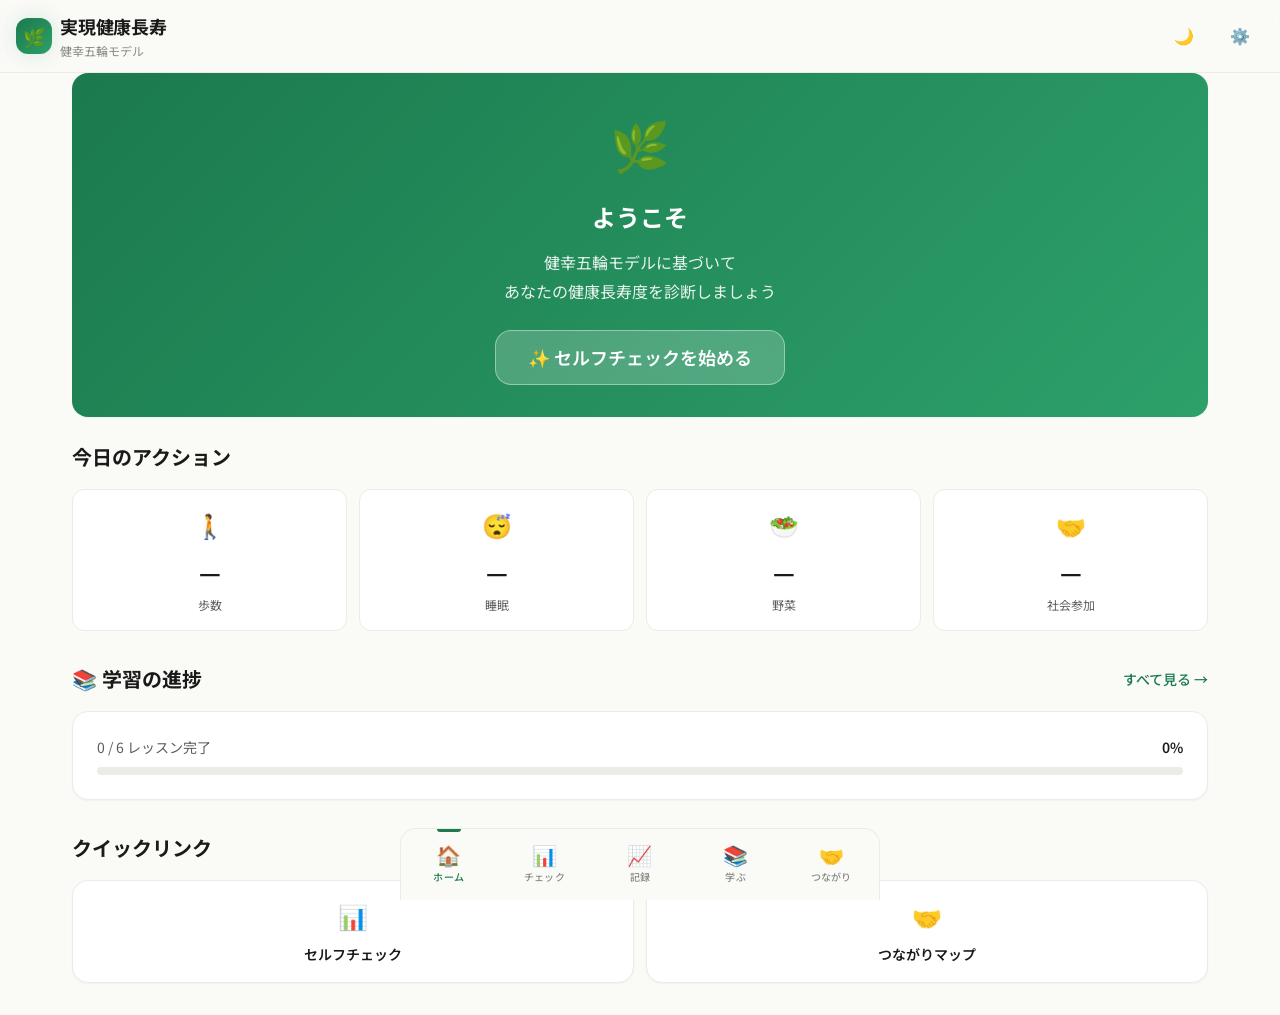
<file: index.html>
<!DOCTYPE html>
<html lang="ja">
<head>
  <meta charset="UTF-8">
  <meta name="viewport" content="width=device-width, initial-scale=1.0">
  <meta http-equiv="refresh" content="0; url=app/">
  <title>実現健康長寿アプリ</title>
  <script>
    // ハッシュ（#page）を保持したまま app/ へ転送
    const target = 'app/' + window.location.hash;
    window.location.replace(target);
  </script>
</head>
<body style="font-family: -apple-system, BlinkMacSystemFont, 'Segoe UI', Roboto, sans-serif; display: flex; align-items: center; justify-content: center; height: 100vh; margin: 0; background: #FAF9F6; color: #1B7A4E; text-align: center;">
  <div>
    <h2>🌿 実現健康長寿アプリ</h2>
    <p>アプリケーションを起動しています...</p>
    <p style="font-size: 14px; color: #666;">画面が切り替わらない場合は <a href="app/" style="color: #1B7A4E; font-weight: bold;">こちらをクリック</a> してください。</p>
  </div>
</body>
</html>
</file>
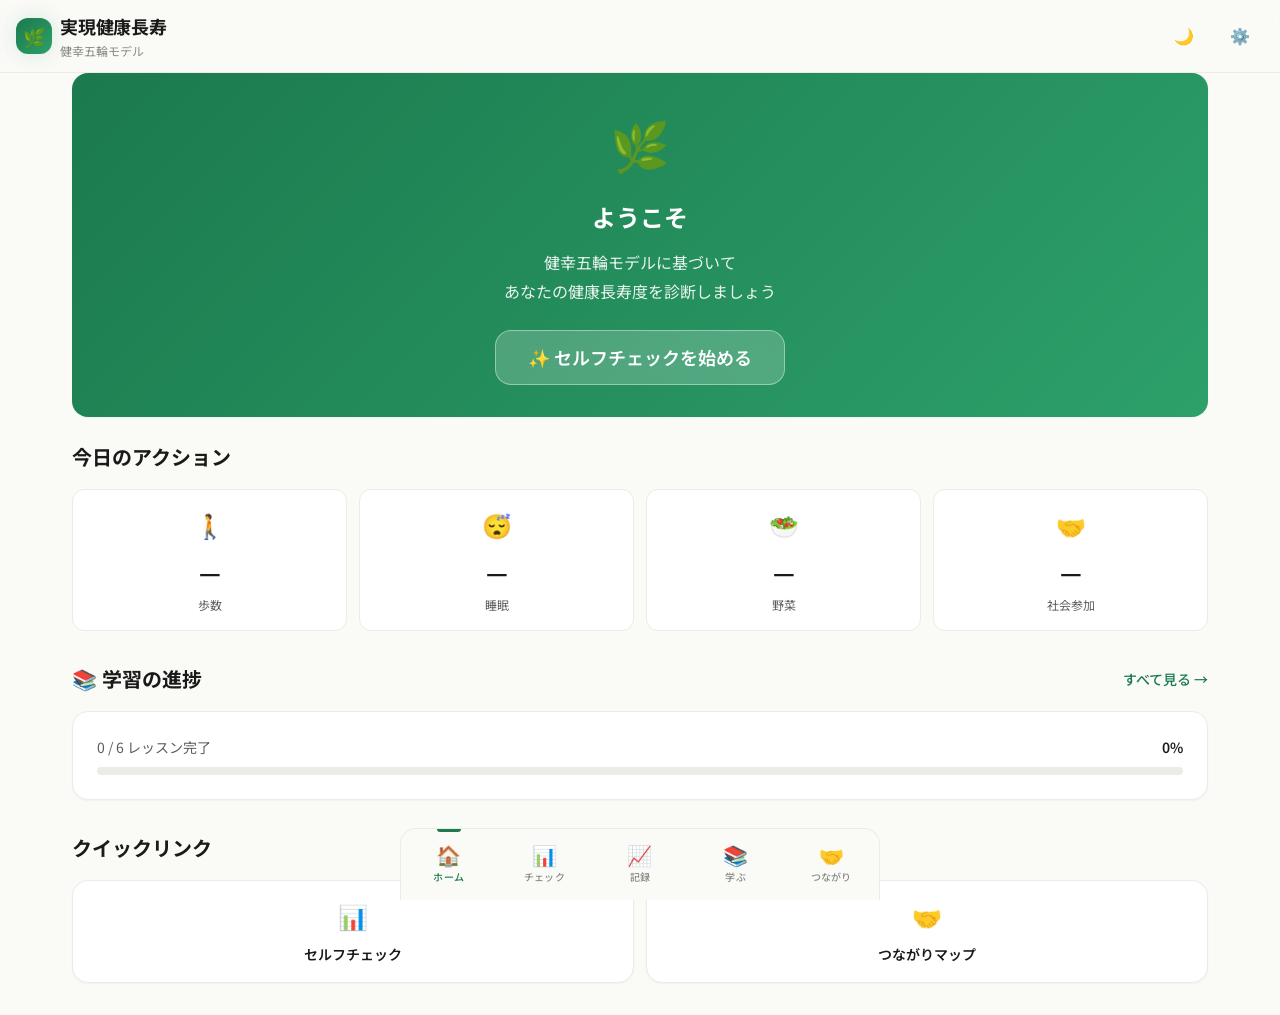
<file: app/index.html>
<!DOCTYPE html>
<html lang="ja">
<head>
  <meta charset="UTF-8">
  <meta name="viewport" content="width=device-width, initial-scale=1.0, viewport-fit=cover">
  <meta name="description" content="健幸五輪モデルに基づく健康長寿セルフチェック、PHRダッシュボード、教育コンテンツ、地域資源マッチングを統合したWebアプリケーション">
  <meta name="theme-color" content="#1B7A4E">
  <meta name="apple-mobile-web-app-capable" content="yes">
  <meta name="apple-mobile-web-app-status-bar-style" content="default">
  <title>実現健康長寿アプリ</title>
  <link rel="stylesheet" href="styles/index.css">
</head>
<body>

  <!-- ============================================================
       Top Header
       ============================================================ -->
  <header class="top-header">
    <div class="top-header__logo">
      <div class="top-header__logo-icon">🌿</div>
      <div>
        <div class="top-header__title">実現健康長寿</div>
        <div class="top-header__subtitle">健幸五輪モデル</div>
      </div>
    </div>
    <div class="top-header__actions">
      <button class="btn btn--ghost btn--icon" id="btn-theme-toggle" title="テーマ切替" aria-label="テーマ切替">
        🌙
      </button>
      <button class="btn btn--ghost btn--icon" id="btn-settings" title="設定" aria-label="設定">
        ⚙️
      </button>
    </div>
  </header>

  <!-- ============================================================
       Main Content Area (Pages)
       ============================================================ -->
  <main class="app-container">

    <!-- Home Page -->
    <div class="page" id="page-home">
      <div class="home-content"></div>
    </div>

    <!-- Self Check Page -->
    <div class="page" id="page-selfcheck">
      <div class="selfcheck-content"></div>
    </div>

    <!-- Dashboard Page -->
    <div class="page" id="page-dashboard">
      <div class="dashboard-content"></div>
    </div>

    <!-- Education Page -->
    <div class="page" id="page-education">
      <div class="education-content"></div>
    </div>

    <!-- Community Page -->
    <div class="page" id="page-community">
      <div class="community-content"></div>
    </div>

    <!-- Settings Page -->
    <div class="page" id="page-settings">
      <div class="settings-content"></div>
    </div>

  </main>

  <!-- ============================================================
       Bottom Navigation
       ============================================================ -->
  <nav class="bottom-nav" aria-label="メインナビゲーション">
    <button class="bottom-nav__item" data-page="home" aria-label="ホーム">
      <span class="bottom-nav__icon">🏠</span>
      <span class="bottom-nav__label">ホーム</span>
    </button>
    <button class="bottom-nav__item" data-page="selfcheck" aria-label="セルフチェック">
      <span class="bottom-nav__icon">📊</span>
      <span class="bottom-nav__label">チェック</span>
    </button>
    <button class="bottom-nav__item" data-page="dashboard" aria-label="ダッシュボード">
      <span class="bottom-nav__icon">📈</span>
      <span class="bottom-nav__label">記録</span>
    </button>
    <button class="bottom-nav__item" data-page="education" aria-label="学びの道">
      <span class="bottom-nav__icon">📚</span>
      <span class="bottom-nav__label">学ぶ</span>
    </button>
    <button class="bottom-nav__item" data-page="community" aria-label="つながり">
      <span class="bottom-nav__icon">🤝</span>
      <span class="bottom-nav__label">つながり</span>
    </button>
  </nav>

  <!-- ============================================================
       Scripts
       ============================================================ -->
  <script src="scripts/store.js?v=2"></script>
  <script src="scripts/router.js?v=2"></script>
  <script src="scripts/selfcheck.js?v=2"></script>
  <script src="scripts/dashboard.js?v=2"></script>
  <script src="scripts/education.js?v=2"></script>
  <script src="scripts/community.js?v=2"></script>

  <script>
    /**
     * 実現健康長寿アプリ — Main Application Entry
     */
    (function App() {
      'use strict';

      // ============================================================
      // Initialize Store
      // ============================================================
      Store.init();

      // ============================================================
      // Home Page Renderer
      // ============================================================
      function renderHome(container) {
        const latestResult = Store.get('selfCheck.latestResult');
        const todayLog = Store.get(`dailyLogs.${Store.today()}`) || {};
        const completedLessons = (Store.get('education.completedLessons') || []).length;
        const totalLessons = Education.lessons.length;

        const circumference = 2 * Math.PI * 70;
        const kenkoIndex = latestResult ? latestResult.kenkoIndex : 0;
        const dashOffset = circumference - (kenkoIndex / 100) * circumference;
        const gradeColor = latestResult ? latestResult.grade.color : 'var(--color-text-tertiary)';

        container.innerHTML = `
          <div class="home animate-fade">
            <!-- Hero: Kenko Index Summary -->
            <div class="card card--primary mb-6" style="text-align: center; padding: var(--space-8) var(--space-6);">
              ${latestResult ? `
                <div class="score-ring" style="width: 160px; height: 160px; margin: 0 auto var(--space-4);">
                  <svg class="score-ring__svg" viewBox="0 0 160 160">
                    <circle class="score-ring__bg" cx="80" cy="80" r="70" style="stroke: rgba(255,255,255,0.2);"></circle>
                    <circle class="score-ring__progress" cx="80" cy="80" r="70"
                      stroke-dasharray="${circumference}"
                      stroke-dashoffset="${dashOffset}"
                      style="stroke: #fff;">
                    </circle>
                  </svg>
                  <div class="score-ring__value">
                    <div class="score-ring__number" style="color: #fff; font-size: var(--text-3xl);">${kenkoIndex}</div>
                    <div class="score-ring__label" style="color: rgba(255,255,255,0.8);">健幸指数</div>
                  </div>
                </div>
                <p style="color: rgba(255,255,255,0.9); font-size: var(--text-sm);">
                  ランク ${latestResult.grade.grade} — ${latestResult.grade.label}
                </p>
                <p style="color: rgba(255,255,255,0.7); font-size: var(--text-xs); margin-top: var(--space-1);">
                  最終チェック: ${new Date(latestResult.date).toLocaleDateString('ja-JP')}
                </p>
              ` : `
                <div style="font-size: 3rem; margin-bottom: var(--space-4);">🌿</div>
                <h2 style="font-size: var(--text-2xl); font-weight: 700; margin-bottom: var(--space-3);">
                  ようこそ
                </h2>
                <p style="color: rgba(255,255,255,0.9); margin-bottom: var(--space-6); line-height: var(--leading-relaxed);">
                  健幸五輪モデルに基づいて<br>あなたの健康長寿度を診断しましょう
                </p>
                <button class="btn btn--lg" id="home-start-check"
                  style="background: rgba(255,255,255,0.2); color: #fff; border: 1.5px solid rgba(255,255,255,0.4); backdrop-filter: blur(8px);">
                  ✨ セルフチェックを始める
                </button>
              `}
            </div>

            <!-- Quick Actions -->
            <div class="section">
              <div class="section__header">
                <h3 class="section__title">今日のアクション</h3>
              </div>
              <div class="stat-grid">
                <div class="stat-card" style="cursor: pointer;" onclick="Router.navigate('dashboard')">
                  <div class="stat-card__icon">🚶</div>
                  <div class="stat-card__value">${todayLog.steps || '—'}</div>
                  <div class="stat-card__label">歩数</div>
                </div>
                <div class="stat-card" style="cursor: pointer;" onclick="Router.navigate('dashboard')">
                  <div class="stat-card__icon">😴</div>
                  <div class="stat-card__value">${todayLog.sleepHours || '—'}</div>
                  <div class="stat-card__label">睡眠</div>
                </div>
                <div class="stat-card" style="cursor: pointer;" onclick="Router.navigate('dashboard')">
                  <div class="stat-card__icon">🥗</div>
                  <div class="stat-card__value">${todayLog.vegetableServings || '—'}</div>
                  <div class="stat-card__label">野菜</div>
                </div>
                <div class="stat-card" style="cursor: pointer;" onclick="Router.navigate('dashboard')">
                  <div class="stat-card__icon">🤝</div>
                  <div class="stat-card__value">${todayLog.socialOutings || '—'}</div>
                  <div class="stat-card__label">社会参加</div>
                </div>
              </div>
            </div>

            <!-- Five Rings Summary (if result exists) -->
            ${latestResult ? `
              <div class="section">
                <div class="section__header">
                  <h3 class="section__title">五輪スコア</h3>
                  <span class="section__action" onclick="Router.navigate('selfcheck')">詳細 →</span>
                </div>
                <div class="card">
                  ${Object.entries(latestResult.ringScores).map(([ring, score]) => `
                    <div class="flex items-center gap-3 mb-3">
                      <span style="font-size: var(--text-lg); width: 28px;">${SelfCheck.RING_ICONS[ring]}</span>
                      <span style="font-size: var(--text-sm); width: 100px; font-weight: 500;">${SelfCheck.RING_NAMES[ring]}</span>
                      <div class="progress-bar" style="flex: 1; height: 6px;">
                        <div class="progress-bar__fill" style="width: ${score}%; background: var(--ring-${ring});"></div>
                      </div>
                      <span style="font-size: var(--text-sm); font-weight: 600; width: 36px; text-align: right;">${score}</span>
                    </div>
                  `).join('')}
                </div>
              </div>
            ` : ''}

            <!-- Learning Progress -->
            <div class="section">
              <div class="section__header">
                <h3 class="section__title">📚 学習の進捗</h3>
                <span class="section__action" onclick="Router.navigate('education')">すべて見る →</span>
              </div>
              <div class="card">
                <div class="flex items-center justify-between mb-2">
                  <span class="text-sm text-muted">${completedLessons} / ${totalLessons} レッスン完了</span>
                  <span class="text-sm" style="font-weight: 600;">${Math.round((completedLessons / totalLessons) * 100)}%</span>
                </div>
                <div class="progress-bar">
                  <div class="progress-bar__fill" style="width: ${(completedLessons / totalLessons) * 100}%;"></div>
                </div>
              </div>
            </div>

            <!-- Quick Links -->
            <div class="section">
              <div class="section__header">
                <h3 class="section__title">クイックリンク</h3>
              </div>
              <div style="display: grid; grid-template-columns: repeat(2, 1fr); gap: var(--space-3);">
                <div class="card" style="cursor: pointer; text-align: center; padding: var(--space-4);" onclick="Router.navigate('selfcheck')">
                  <div style="font-size: var(--text-2xl); margin-bottom: var(--space-2);">📊</div>
                  <div style="font-weight: 600; font-size: var(--text-sm);">セルフチェック</div>
                </div>
                <div class="card" style="cursor: pointer; text-align: center; padding: var(--space-4);" onclick="Router.navigate('community')">
                  <div style="font-size: var(--text-2xl); margin-bottom: var(--space-2);">🤝</div>
                  <div style="font-weight: 600; font-size: var(--text-sm);">つながりマップ</div>
                </div>
              </div>
            </div>
          </div>
        `;

        // CTA button for first-time users
        document.getElementById('home-start-check')?.addEventListener('click', () => {
          Router.navigate('selfcheck');
        });
      }

      // ============================================================
      // Settings Page Renderer
      // ============================================================
      function renderSettings(container) {
        const profile = Store.get('profile') || {};
        const settings = Store.get('settings') || {};

        container.innerHTML = `
          <div class="settings animate-fade" style="max-width: 600px; margin: 0 auto;">
            <h2 style="font-size: var(--text-2xl); font-weight: 700; margin-bottom: var(--space-6);">⚙️ 設定</h2>

            <!-- Profile -->
            <div class="card mb-6">
              <h3 class="card__title mb-4">プロフィール</h3>
              <div class="form-group">
                <label class="form-label" for="settings-name">お名前</label>
                <input type="text" class="form-input" id="settings-name" value="${profile.name || ''}" placeholder="ニックネーム">
              </div>
              <div class="form-group">
                <label class="form-label" for="settings-age">年齢</label>
                <input type="number" class="form-input" id="settings-age" value="${profile.age || ''}" placeholder="例: 65" min="10" max="120">
              </div>
              <div class="form-group">
                <label class="form-label" for="settings-gender">性別</label>
                <select class="form-input" id="settings-gender">
                  <option value="">選択してください</option>
                  <option value="male" ${profile.gender === 'male' ? 'selected' : ''}>男性</option>
                  <option value="female" ${profile.gender === 'female' ? 'selected' : ''}>女性</option>
                  <option value="other" ${profile.gender === 'other' ? 'selected' : ''}>その他</option>
                </select>
              </div>
              <div class="form-group">
                <label class="form-label" for="settings-prefecture">お住まいの都道府県</label>
                <select class="form-input" id="settings-prefecture">
                  <option value="">選択してください</option>
                  ${['北海道','青森県','岩手県','宮城県','秋田県','山形県','福島県','茨城県','栃木県','群馬県','埼玉県','千葉県','東京都','神奈川県','新潟県','富山県','石川県','福井県','山梨県','長野県','岐阜県','静岡県','愛知県','三重県','滋賀県','京都府','大阪府','兵庫県','奈良県','和歌山県','鳥取県','島根県','岡山県','広島県','山口県','徳島県','香川県','愛媛県','高知県','福岡県','佐賀県','長崎県','熊本県','大分県','宮崎県','鹿児島県','沖縄県'].map(p =>
                    `<option value="${p}" ${profile.prefecture === p ? 'selected' : ''}>${p}</option>`
                  ).join('')}
                </select>
              </div>
              <button class="btn btn--primary btn--full" id="save-profile">プロフィールを保存</button>
            </div>

            <!-- Display Settings -->
            <div class="card mb-6">
              <h3 class="card__title mb-4">表示設定</h3>
              <div class="form-group">
                <label class="form-label">テーマ</label>
                <div class="tabs" style="margin-bottom: 0;">
                  <button class="tab ${settings.theme === 'light' ? 'active' : ''}" data-theme-choice="light">☀️ ライト</button>
                  <button class="tab ${settings.theme === 'dark' ? 'active' : ''}" data-theme-choice="dark">🌙 ダーク</button>
                  <button class="tab ${settings.theme === 'auto' ? 'active' : ''}" data-theme-choice="auto">🔄 自動</button>
                </div>
              </div>
              <div class="form-group">
                <label class="form-label">文字サイズ</label>
                <div class="tabs" style="margin-bottom: 0;">
                  <button class="tab ${settings.fontSize === 'normal' ? 'active' : ''}" data-fontsize="normal">標準</button>
                  <button class="tab ${settings.fontSize === 'large' ? 'active' : ''}" data-fontsize="large">大きめ</button>
                  <button class="tab ${settings.fontSize === 'xlarge' ? 'active' : ''}" data-fontsize="xlarge">特大</button>
                </div>
              </div>
            </div>

            <!-- Data Management -->
            <div class="card mb-6">
              <h3 class="card__title mb-4">データ管理</h3>
              <div class="flex flex-col gap-3">
                <button class="btn btn--secondary btn--full" id="export-data">📥 データをエクスポート</button>
                <button class="btn btn--secondary btn--full" id="import-data">📤 データをインポート</button>
                <input type="file" id="import-file" accept=".json" style="display: none;">
                <button class="btn btn--ghost btn--full" id="reset-data" style="color: var(--color-danger);">🗑️ すべてのデータをリセット</button>
              </div>
            </div>

            <!-- About -->
            <div class="card text-center" style="background: var(--color-bg-alt);">
              <p class="text-sm text-muted">
                実現健康長寿アプリ v1.0<br>
                健幸五輪モデル（KENKŌ GORIN Model）に基づく<br>
                セルフチェック・PHR・教育・社会的処方マッチング統合ツール
              </p>
            </div>
          </div>
        `;

        // Save profile
        document.getElementById('save-profile')?.addEventListener('click', () => {
          Store.update('profile', {
            name: document.getElementById('settings-name').value,
            age: Number(document.getElementById('settings-age').value) || null,
            gender: document.getElementById('settings-gender').value,
            prefecture: document.getElementById('settings-prefecture').value,
          });
          alert('プロフィールを保存しました');
        });

        // Theme toggle
        container.querySelectorAll('[data-theme-choice]').forEach(btn => {
          btn.addEventListener('click', () => {
            Store.set('settings.theme', btn.dataset.themeChoice);
            Store.init(); // Re-apply settings
            renderSettings(container);
          });
        });

        // Font size
        container.querySelectorAll('[data-fontsize]').forEach(btn => {
          btn.addEventListener('click', () => {
            Store.set('settings.fontSize', btn.dataset.fontsize);
            Store.init();
            renderSettings(container);
          });
        });

        // Export
        document.getElementById('export-data')?.addEventListener('click', () => {
          const data = Store.exportData();
          const blob = new Blob([data], { type: 'application/json' });
          const url = URL.createObjectURL(blob);
          const a = document.createElement('a');
          a.href = url;
          a.download = `kenko_data_${Store.today()}.json`;
          a.click();
          URL.revokeObjectURL(url);
        });

        // Import
        document.getElementById('import-data')?.addEventListener('click', () => {
          document.getElementById('import-file').click();
        });

        document.getElementById('import-file')?.addEventListener('change', (e) => {
          const file = e.target.files[0];
          if (file) {
            const reader = new FileReader();
            reader.onload = (ev) => {
              const success = Store.importData(ev.target.result);
              if (success) {
                alert('データをインポートしました');
                location.reload();
              } else {
                alert('インポートに失敗しました。ファイル形式を確認してください。');
              }
            };
            reader.readAsText(file);
          }
        });

        // Reset
        document.getElementById('reset-data')?.addEventListener('click', () => {
          if (confirm('すべてのデータを削除しますか？この操作は取り消せません。')) {
            Store.reset();
            location.reload();
          }
        });
      }

      // ============================================================
      // Register Routes
      // ============================================================
      Router.register('home', {
        title: 'ホーム',
        onEnter: () => renderHome(document.querySelector('#page-home .home-content')),
      });

      Router.register('selfcheck', {
        title: 'セルフチェック',
        onEnter: () => SelfCheck.renderIntro(document.querySelector('#page-selfcheck .selfcheck-content')),
      });

      Router.register('dashboard', {
        title: 'ダッシュボード',
        onEnter: () => Dashboard.render(document.querySelector('#page-dashboard .dashboard-content')),
      });

      Router.register('education', {
        title: '学びの道',
        onEnter: () => Education.render(document.querySelector('#page-education .education-content')),
      });

      Router.register('community', {
        title: 'つながりマップ',
        onEnter: () => Community.render(document.querySelector('#page-community .community-content')),
      });

      Router.register('settings', {
        title: '設定',
        onEnter: () => renderSettings(document.querySelector('#page-settings .settings-content')),
      });

      // ============================================================
      // Navigation Event Listeners
      // ============================================================
      document.querySelectorAll('.bottom-nav__item').forEach(item => {
        item.addEventListener('click', () => {
          Router.navigate(item.dataset.page);
        });
      });

      // Settings button
      document.getElementById('btn-settings')?.addEventListener('click', () => {
        Router.navigate('settings');
      });

      // Theme toggle
      document.getElementById('btn-theme-toggle')?.addEventListener('click', () => {
        const current = Store.get('settings.theme');
        const next = current === 'dark' ? 'light' : 'dark';
        Store.set('settings.theme', next);
        Store.init();
        const btn = document.getElementById('btn-theme-toggle');
        if (btn) btn.textContent = next === 'dark' ? '☀️' : '🌙';
      });

      // ============================================================
      // Initialize Router
      // ============================================================
      Router.init('home');

      // Set initial theme button state
      const currentTheme = Store.get('settings.theme') || 'light';
      const themeBtn = document.getElementById('btn-theme-toggle');
      if (themeBtn) themeBtn.textContent = currentTheme === 'dark' ? '☀️' : '🌙';

    })();
  </script>

</body>
</html>
</file>
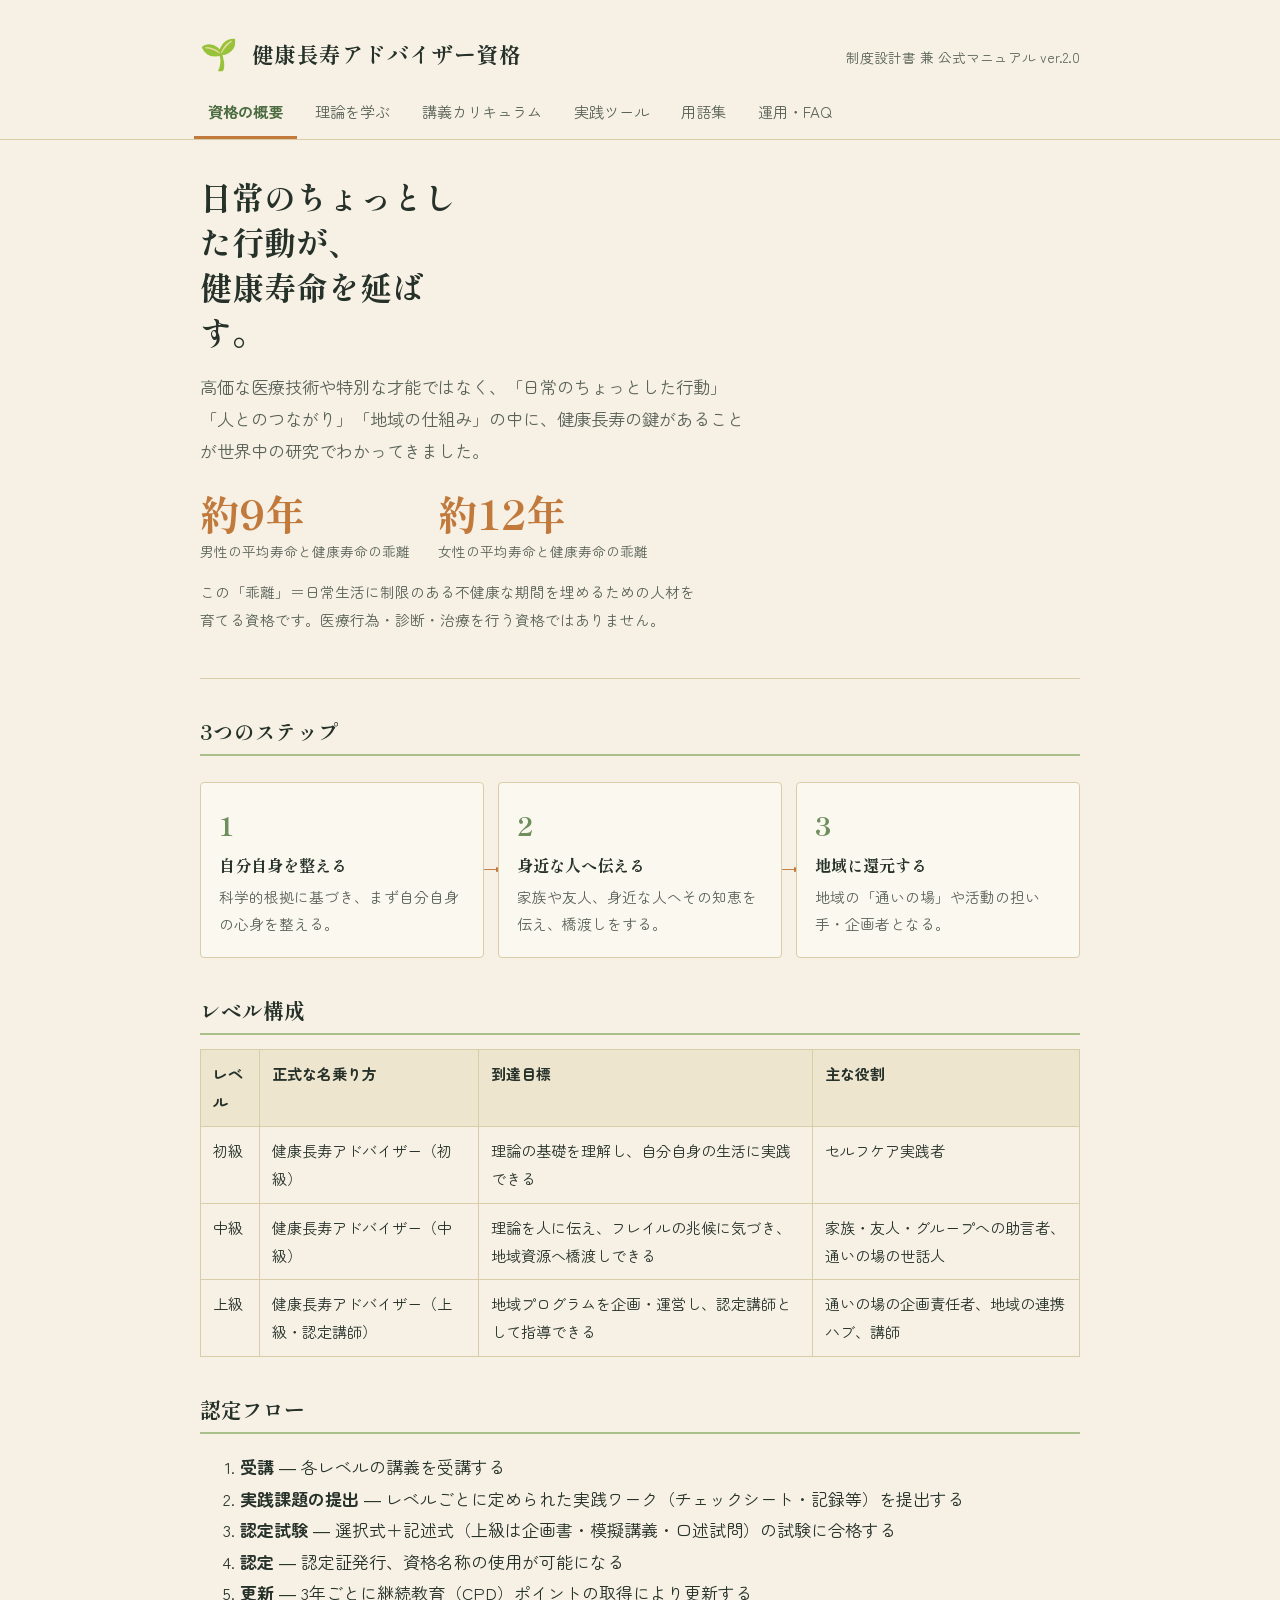
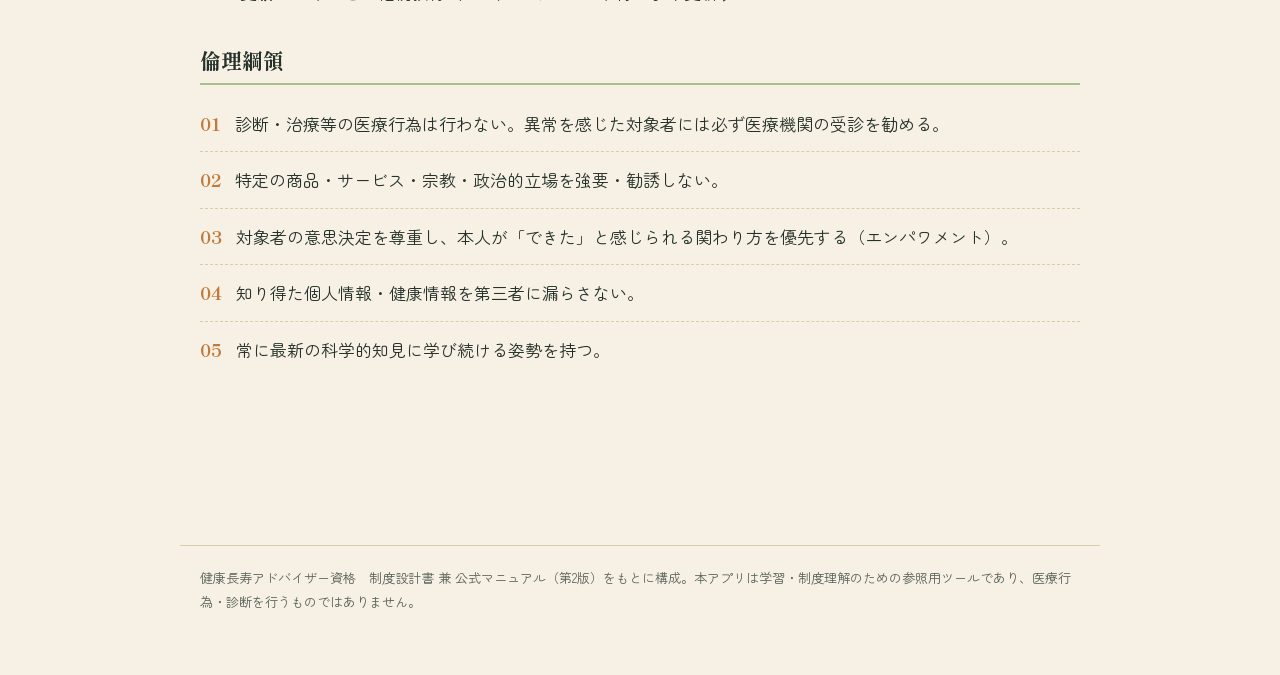
<file: 健康長寿アドバイザー資格 制度ガイド.html>
<!DOCTYPE html>
<html lang="ja">
<head>
<meta charset="UTF-8">
<meta name="viewport" content="width=device-width, initial-scale=1.0">
<title>健康長寿アドバイザー資格 ― 制度ガイド</title>
<link rel="preconnect" href="https://fonts.googleapis.com">
<link rel="preconnect" href="https://fonts.gstatic.com" crossorigin>
<link href="https://fonts.googleapis.com/css2?family=Shippori+Mincho+B1:wght@500;700;800&family=Zen+Maru+Gothic:wght@400;500;700;900&display=swap" rel="stylesheet">
<style>
  :root{
    --bg:#F6F1E4;
    --bg-alt:#EEE5CF;
    --card:#FBF8EF;
    --ink:#26312A;
    --ink-soft:#5A6259;
    --line:#D9CCA8;
    --moss-1:#A9C08B;
    --moss-2:#6E8E5C;
    --moss-3:#4B6B41;
    --moss-4:#2F4A31;
    --kaki:#C1793C;
    --kaki-soft:#EBCB9C;
    --kaki-deep:#96541F;
    --danger:#A64B3B;
    --shadow: rgba(43,42,20,0.12);
    --focus:#3F5941;
  }
  :root:not([data-theme="light"]) {
    @media (prefers-color-scheme: dark) {
      --bg:#1B211B;
      --bg-alt:#222A21;
      --card:#242C23;
      --ink:#ECE7D6;
      --ink-soft:#B7BEAE;
      --line:#3A4438;
      --moss-1:#6E8E5C;
      --moss-2:#8FAD76;
      --moss-3:#A9C08B;
      --moss-4:#C7D8AE;
      --kaki:#E0A165;
      --kaki-soft:#4A3A24;
      --kaki-deep:#F0C08C;
      --danger:#E08A78;
      --shadow: rgba(0,0,0,0.4);
      --focus:#C7D8AE;
    }
  }
  :root[data-theme="dark"]{
    --bg:#1B211B;
    --bg-alt:#222A21;
    --card:#242C23;
    --ink:#ECE7D6;
    --ink-soft:#B7BEAE;
    --line:#3A4438;
    --moss-1:#6E8E5C;
    --moss-2:#8FAD76;
    --moss-3:#A9C08B;
    --moss-4:#C7D8AE;
    --kaki:#E0A165;
    --kaki-soft:#4A3A24;
    --kaki-deep:#F0C08C;
    --danger:#E08A78;
    --shadow: rgba(0,0,0,0.4);
    --focus:#C7D8AE;
  }

  *{box-sizing:border-box;}
  html{-webkit-text-size-adjust:100%;}
  body{
    margin:0;
    background:var(--bg);
    color:var(--ink);
    font-family:"Zen Maru Gothic","Hiragino Maru Gothic ProN","Hiragino Sans",sans-serif;
    font-size:17px;
    line-height:1.85;
    -webkit-font-smoothing:antialiased;
  }
  h1,h2,h3,h4{
    font-family:"Shippori Mincho B1", serif;
    font-weight:700;
    color:var(--ink);
    margin:0 0 .5em;
    line-height:1.4;
  }
  a{color:var(--moss-4);}
  :root[data-theme="dark"] a, :root:not([data-theme="light"]) a { color: var(--moss-3); }
  button{font-family:inherit;}
  *:focus-visible{outline:3px solid var(--focus); outline-offset:2px;}

  /* ---------- layout shell ---------- */
  .app-header{
    position:sticky; top:0; z-index:40;
    background:var(--bg);
    border-bottom:1px solid var(--line);
  }
  .header-top{
    max-width:920px; margin:0 auto;
    padding:22px 20px 10px;
    display:flex; align-items:baseline; gap:14px; flex-wrap:wrap;
  }
  .brand-mark{
    font-size:1.9rem;
    display:inline-block;
    transform: translateY(2px);
  }
  .header-top h1{ font-size:1.35rem; margin:0; letter-spacing:.02em;}
  .header-sub{ color:var(--ink-soft); font-size:.85rem; margin-left:auto; white-space:nowrap;}

  nav.tabs{
    max-width:920px; margin:0 auto;
    display:flex; gap:4px; padding:0 14px;
    overflow-x:auto;
    scrollbar-width:none;
  }
  nav.tabs::-webkit-scrollbar{display:none;}
  nav.tabs button{
    flex:0 0 auto;
    background:none; border:none;
    color:var(--ink-soft);
    font-size:.95rem;
    padding:12px 14px 14px;
    cursor:pointer;
    border-bottom:3px solid transparent;
    white-space:nowrap;
  }
  nav.tabs button.active{
    color:var(--moss-4);
    border-bottom-color:var(--kaki);
    font-weight:700;
  }
  :root[data-theme="dark"] nav.tabs button.active, :root:not([data-theme="light"]) nav.tabs button.active{ color:var(--moss-3); }

  main{max-width:920px; margin:0 auto; padding:28px 20px 90px;}
  .panel{display:none;}
  .panel.active{display:block; animation:fadeIn .35s ease;}
  @media (prefers-reduced-motion: reduce){ .panel.active{animation:none;} }
  @keyframes fadeIn{ from{opacity:0; transform:translateY(6px);} to{opacity:1; transform:none;} }

  .lede{font-size:1.08rem; color:var(--ink-soft); max-width:62ch;}

  /* ---------- hero (overview) ---------- */
  .hero{
    padding:6px 0 30px;
    border-bottom:1px solid var(--line);
    margin-bottom:30px;
  }
  .hero h2{font-size:2rem; max-width:14ch;}
  .gap-stat{
    display:flex; gap:28px; margin:26px 0 8px; flex-wrap:wrap;
  }
  .gap-stat .num{font-family:"Shippori Mincho B1",serif; font-size:2.5rem; color:var(--kaki-deep); font-weight:800; line-height:1;}
  :root[data-theme="dark"] .gap-stat .num, :root:not([data-theme="light"]) .gap-stat .num { color: var(--kaki); }
  .gap-stat .lab{font-size:.85rem; color:var(--ink-soft); margin-top:6px;}

  .steps3{
    display:grid; grid-template-columns:repeat(3,1fr); gap:14px; margin:26px 0;
  }
  @media (max-width:640px){ .steps3{grid-template-columns:1fr;} }
  .step-card{
    background:var(--card); border:1px solid var(--line); border-radius:4px;
    padding:18px 18px 20px; position:relative;
  }
  .step-card .step-n{
    font-family:"Shippori Mincho B1",serif; color:var(--moss-2); font-weight:800; font-size:1.6rem;
  }
  .step-card h4{font-size:1.02rem; margin:6px 0 6px;}
  .step-card p{margin:0; color:var(--ink-soft); font-size:.92rem;}
  .steps3 .arrow{display:none;}
  @media (min-width:641px){
    .step-card:not(:last-child)::after{
      content:"→"; position:absolute; right:-19px; top:50%; transform:translateY(-50%);
      color:var(--kaki); font-size:1.2rem;
    }
  }

  table{border-collapse:collapse; width:100%; margin:14px 0 22px; font-size:.94rem;}
  caption{caption-side:top; text-align:left; color:var(--ink-soft); font-size:.85rem; margin-bottom:6px;}
  th,td{border:1px solid var(--line); padding:10px 12px; text-align:left; vertical-align:top;}
  th{background:var(--bg-alt); font-weight:700;}
  .table-wrap{overflow-x:auto; margin:14px 0 22px; -webkit-overflow-scrolling:touch;}
  .table-wrap table{margin:0;}

  .section-block{margin:38px 0;}
  .section-block h3{font-size:1.3rem; border-bottom:2px solid var(--moss-1); padding-bottom:8px;}

  ul.plain{margin:0; padding-left:1.2em;}
  ul.plain li{margin-bottom:6px;}

  .ethics-list{list-style:none; margin:0; padding:0;}
  .ethics-list li{
    display:flex; gap:14px; padding:12px 0; border-bottom:1px dashed var(--line);
  }
  .ethics-list li:last-child{border-bottom:none;}
  .ethics-list .n{
    font-family:"Shippori Mincho B1",serif; color:var(--kaki-deep); font-weight:800; flex:0 0 auto;
  }
  :root[data-theme="dark"] .ethics-list .n, :root:not([data-theme="light"]) .ethics-list .n{ color:var(--kaki); }

  /* ---------- accordion (theory / faq) ---------- */
  .accordion-item{
    border:1px solid var(--line); border-radius:4px; margin-bottom:10px; background:var(--card);
    overflow:hidden;
  }
  .accordion-item > button{
    width:100%; text-align:left; background:none; border:none; cursor:pointer;
    padding:16px 18px; display:flex; align-items:center; gap:12px;
    color:var(--ink); font-size:1rem;
  }
  .accordion-item > button .chnum{
    font-family:"Shippori Mincho B1",serif; color:var(--moss-2); font-weight:800; font-size:1rem; flex:0 0 auto;
  }
  .accordion-item > button .chtitle{flex:1; font-weight:700;}
  .accordion-item > button .chev{
    flex:0 0 auto; transition:transform .25s ease; color:var(--ink-soft); font-size:.85rem;
  }
  .accordion-item.open > button .chev{transform:rotate(180deg);}
  .accordion-body{
    max-height:0; overflow:hidden; transition:max-height .3s ease;
  }
  .accordion-item.open .accordion-body{max-height:2400px;}
  .accordion-inner{padding:0 18px 20px; color:var(--ink-soft); font-size:.96rem;}
  .accordion-inner ul{margin:8px 0; padding-left:1.2em;}
  .accordion-inner li{margin-bottom:6px;}
  .check-box{
    margin-top:14px; background:var(--bg-alt); border-left:3px solid var(--kaki);
    padding:12px 14px; border-radius:2px; font-size:.9rem; color:var(--ink);
  }
  .check-box b{color:var(--kaki-deep); display:block; margin-bottom:2px; font-weight:700;}
  :root[data-theme="dark"] .check-box b, :root:not([data-theme="light"]) .check-box b{color:var(--kaki);}

  /* ---------- curriculum ---------- */
  .level-switch{display:flex; gap:8px; margin:18px 0 22px; flex-wrap:wrap;}
  .level-switch button{
    border:1px solid var(--line); background:var(--card); color:var(--ink-soft);
    padding:10px 16px; border-radius:20px; cursor:pointer; font-size:.9rem;
  }
  .level-switch button.active{
    background:var(--moss-3); border-color:var(--moss-3); color:#F6F1E4; font-weight:700;
  }
  .level-summary{
    display:flex; gap:22px; flex-wrap:wrap; padding:16px 18px; background:var(--bg-alt);
    border-radius:4px; margin-bottom:22px; font-size:.88rem; color:var(--ink-soft);
  }
  .level-summary strong{color:var(--ink); display:block; font-size:1rem; margin-bottom:2px;}
  .session-card{
    border:1px solid var(--line); border-radius:4px; padding:16px 18px; margin-bottom:12px; background:var(--card);
  }
  .session-card h4{font-size:.98rem; margin-bottom:8px; display:flex; gap:10px; align-items:baseline;}
  .session-card h4 .sn{color:var(--kaki-deep); font-weight:800; flex:0 0 auto;}
  :root[data-theme="dark"] .session-card h4 .sn, :root:not([data-theme="light"]) .session-card h4 .sn{color:var(--kaki);}
  .session-card .meta{font-size:.82rem; color:var(--ink-soft); margin-bottom:8px;}
  .session-card ul{margin:0 0 8px; padding-left:1.2em; font-size:.92rem;}
  .session-card li{margin-bottom:4px;}
  .homework{font-size:.86rem; color:var(--ink-soft); border-top:1px dashed var(--line); padding-top:8px; margin-top:8px;}
  .homework b{color:var(--moss-4);}
  :root[data-theme="dark"] .homework b, :root:not([data-theme="light"]) .homework b{color:var(--moss-3);}
  .requirement-box{
    margin-top:18px; background:var(--bg-alt); padding:14px 16px; border-radius:4px; font-size:.9rem;
  }

  /* ---------- tools ---------- */
  .tool-card{
    border:1px solid var(--line); border-radius:4px; padding:22px; background:var(--card); margin-bottom:30px;
  }
  .tool-card h3{margin-bottom:4px;}
  .tool-card .tool-desc{color:var(--ink-soft); font-size:.92rem; margin-bottom:18px;}
  .p9-item{
    display:flex; align-items:center; gap:14px; padding:12px 0; border-bottom:1px solid var(--line);
    flex-wrap:wrap;
  }
  .p9-item:last-of-type{border-bottom:none;}
  .p9-item .p9-text{flex:1; min-width:200px; font-size:.94rem;}
  .p9-scale{display:flex; gap:6px;}
  .p9-scale button{
    width:64px; padding:8px 4px; border:1px solid var(--line); background:var(--bg);
    border-radius:20px; cursor:pointer; font-size:.8rem; color:var(--ink-soft);
  }
  .p9-scale button.sel{background:var(--moss-3); border-color:var(--moss-3); color:#F6F1E4; font-weight:700;}
  .p9-total{
    display:flex; justify-content:space-between; align-items:center; margin-top:18px;
    padding-top:16px; border-top:2px solid var(--moss-1);
  }
  .p9-total .score{font-family:"Shippori Mincho B1",serif; font-size:2rem; color:var(--moss-4); font-weight:800;}
  :root[data-theme="dark"] .p9-total .score, :root:not([data-theme="light"]) .p9-total .score{color:var(--moss-3);}
  .btn{
    background:var(--kaki); color:#fff; border:none; padding:11px 20px; border-radius:20px;
    cursor:pointer; font-size:.92rem; font-weight:700;
  }
  .btn:hover{background:var(--kaki-deep);}
  .btn.ghost{
    background:none; color:var(--ink-soft); border:1px solid var(--line);
  }
  .btn.ghost:hover{color:var(--ink); border-color:var(--ink-soft);}
  .history-list{margin-top:16px;}
  .history-row{
    display:flex; justify-content:space-between; align-items:center; padding:10px 0; border-bottom:1px dashed var(--line);
    font-size:.88rem; color:var(--ink-soft);
  }
  .history-row .bar-wrap{flex:1; max-width:220px; height:8px; background:var(--bg-alt); border-radius:4px; margin:0 14px; overflow:hidden;}
  .history-row .bar{height:100%; background:var(--moss-2); border-radius:4px;}
  .empty-note{color:var(--ink-soft); font-size:.88rem; font-style:italic;}

  .frailty-item{display:flex; align-items:flex-start; gap:12px; padding:10px 0; cursor:pointer;}
  .frailty-item input{margin-top:5px; width:18px; height:18px; accent-color:var(--moss-3);}
  .frailty-item span{font-size:.95rem;}
  .frailty-result{
    margin-top:16px; padding:16px 18px; border-radius:4px; font-size:.94rem; display:none;
  }
  .frailty-result.show{display:block;}
  .fr-safe{background:var(--bg-alt); border-left:4px solid var(--moss-3);}
  .fr-pre{background:var(--kaki-soft); border-left:4px solid var(--kaki);}
  .fr-risk{background:var(--kaki-soft); border-left:4px solid var(--danger); color:var(--ink);}
  .frailty-result b{display:block; margin-bottom:4px; font-size:1.02rem;}

  /* ---------- glossary ---------- */
  .search-box{
    width:100%; padding:12px 16px; border:1px solid var(--line); border-radius:20px;
    background:var(--card); color:var(--ink); font-size:.95rem; margin-bottom:20px;
    font-family:inherit;
  }
  .glossary-item{
    padding:14px 0; border-bottom:1px solid var(--line);
  }
  .glossary-item dt{font-weight:700; color:var(--moss-4); font-size:1rem;}
  :root[data-theme="dark"] .glossary-item dt, :root:not([data-theme="light"]) .glossary-item dt{color:var(--moss-3);}
  .glossary-item dd{margin:4px 0 0; color:var(--ink-soft); font-size:.92rem;}

  footer.app-footer{
    max-width:920px; margin:40px auto 0; padding:20px 20px 60px; color:var(--ink-soft); font-size:.82rem;
    border-top:1px solid var(--line);
  }
</style>
</head>
<body>

<header class="app-header">
  <div class="header-top">
    <span class="brand-mark">🌱</span>
    <h1>健康長寿アドバイザー資格</h1>
    <span class="header-sub">制度設計書 兼 公式マニュアル ver.2.0</span>
  </div>
  <nav class="tabs" id="tabNav">
    <button data-panel="overview" class="active">資格の概要</button>
    <button data-panel="theory">理論を学ぶ</button>
    <button data-panel="curriculum">講義カリキュラム</button>
    <button data-panel="tools">実践ツール</button>
    <button data-panel="glossary">用語集</button>
    <button data-panel="faq">運用・FAQ</button>
  </nav>
</header>

<main>

  <!-- ============ OVERVIEW ============ -->
  <section class="panel active" id="panel-overview">
    <div class="hero">
      <h2>日常のちょっとした行動が、<br>健康寿命を延ばす。</h2>
      <p class="lede">高価な医療技術や特別な才能ではなく、「日常のちょっとした行動」「人とのつながり」「地域の仕組み」の中に、健康長寿の鍵があることが世界中の研究でわかってきました。</p>
      <div class="gap-stat">
        <div><div class="num">約9年</div><div class="lab">男性の平均寿命と健康寿命の乖離</div></div>
        <div><div class="num">約12年</div><div class="lab">女性の平均寿命と健康寿命の乖離</div></div>
      </div>
      <p class="lede" style="font-size:.92rem;">この「乖離」＝日常生活に制限のある不健康な期間を埋めるための人材を育てる資格です。医療行為・診断・治療を行う資格ではありません。</p>
    </div>

    <div class="section-block">
      <h3>3つのステップ</h3>
      <div class="steps3">
        <div class="step-card"><div class="step-n">1</div><h4>自分自身を整える</h4><p>科学的根拠に基づき、まず自分自身の心身を整える。</p></div>
        <div class="step-card"><div class="step-n">2</div><h4>身近な人へ伝える</h4><p>家族や友人、身近な人へその知恵を伝え、橋渡しをする。</p></div>
        <div class="step-card"><div class="step-n">3</div><h4>地域に還元する</h4><p>地域の「通いの場」や活動の担い手・企画者となる。</p></div>
      </div>
    </div>

    <div class="section-block">
      <h3>レベル構成</h3>
      <div class="table-wrap">
        <table>
          <thead><tr><th>レベル</th><th>正式な名乗り方</th><th>到達目標</th><th>主な役割</th></tr></thead>
          <tbody>
            <tr><td>初級</td><td>健康長寿アドバイザー（初級）</td><td>理論の基礎を理解し、自分自身の生活に実践できる</td><td>セルフケア実践者</td></tr>
            <tr><td>中級</td><td>健康長寿アドバイザー（中級）</td><td>理論を人に伝え、フレイルの兆候に気づき、地域資源へ橋渡しできる</td><td>家族・友人・グループへの助言者、通いの場の世話人</td></tr>
            <tr><td>上級</td><td>健康長寿アドバイザー（上級・認定講師）</td><td>地域プログラムを企画・運営し、認定講師として指導できる</td><td>通いの場の企画責任者、地域の連携ハブ、講師</td></tr>
          </tbody>
        </table>
      </div>
    </div>

    <div class="section-block">
      <h3>認定フロー</h3>
      <ol class="plain">
        <li><b>受講</b> ― 各レベルの講義を受講する</li>
        <li><b>実践課題の提出</b> ― レベルごとに定められた実践ワーク（チェックシート・記録等）を提出する</li>
        <li><b>認定試験</b> ― 選択式＋記述式（上級は企画書・模擬講義・口述試問）の試験に合格する</li>
        <li><b>認定</b> ― 認定証発行、資格名称の使用が可能になる</li>
        <li><b>更新</b> ― 3年ごとに継続教育（CPD）ポイントの取得により更新する</li>
      </ol>
    </div>

    <div class="section-block">
      <h3>倫理綱領</h3>
      <ul class="ethics-list">
        <li><span class="n">01</span><span>診断・治療等の医療行為は行わない。異常を感じた対象者には必ず医療機関の受診を勧める。</span></li>
        <li><span class="n">02</span><span>特定の商品・サービス・宗教・政治的立場を強要・勧誘しない。</span></li>
        <li><span class="n">03</span><span>対象者の意思決定を尊重し、本人が「できた」と感じられる関わり方を優先する（エンパワメント）。</span></li>
        <li><span class="n">04</span><span>知り得た個人情報・健康情報を第三者に漏らさない。</span></li>
        <li><span class="n">05</span><span>常に最新の科学的知見に学び続ける姿勢を持つ。</span></li>
      </ul>
    </div>
  </section>

  <!-- ============ THEORY ============ -->
  <section class="panel" id="panel-theory">
    <h2>第1部　理論編</h2>
    <p class="lede">初級から上級まで、すべての学習者が土台として共有する理論体系です。「なぜそうなのか」を理解した上で行動できることを重視します。</p>
    <div id="theoryAccordion"></div>
  </section>

  <!-- ============ CURRICULUM ============ -->
  <section class="panel" id="panel-curriculum">
    <h2>第2部　講義カリキュラム</h2>
    <p class="lede">各回は「講義（インプット）」「ワーク（対話・演習）」「振り返り」の3構成が基本です。毎回、何かを持ち帰って生活・地域で試せることを設計原則としています。</p>
    <div class="level-switch" id="levelSwitch"></div>
    <div id="levelSummary"></div>
    <div id="sessionList"></div>
  </section>

  <!-- ============ TOOLS ============ -->
  <section class="panel" id="panel-tools">
    <h2>実践ツール</h2>
    <p class="lede">初級・中級の講座で実際に使用するチェックシートを、記録・保存しながら体験できます。記録はこの端末のブラウザにのみ保存されます。</p>

    <div class="tool-card">
      <h3>付録A　Power9セルフ診断シート</h3>
      <p class="tool-desc">9項目について自己採点し、4週間続けて変化を確認します。「できている＝2点」「時々できている＝1点」「できていない＝0点」。</p>
      <div id="p9List"></div>
      <div class="p9-total">
        <div>合計点 <span class="score" id="p9Score">0</span> <span style="color:var(--ink-soft); font-size:.9rem;">/ 18点</span></div>
        <button class="btn" id="p9Save">今日の記録として保存</button>
      </div>
      <div class="history-list" id="p9History"></div>
    </div>

    <div class="tool-card">
      <h3>付録B　簡易フレイルチェックシート</h3>
      <p class="tool-desc">該当する項目にチェックを入れてください。</p>
      <div id="frailtyList"></div>
      <button class="btn" id="frailtyCheck" style="margin-top:14px;">結果を見る</button>
      <div class="frailty-result" id="frailtyResult"></div>
    </div>
  </section>

  <!-- ============ GLOSSARY ============ -->
  <section class="panel" id="panel-glossary">
    <h2>付録C　用語集</h2>
    <input type="text" class="search-box" id="glossarySearch" placeholder="用語を検索…（例：フレイル）">
    <dl id="glossaryList"></dl>
  </section>

  <!-- ============ FAQ / OPERATIONS ============ -->
  <section class="panel" id="panel-faq">
    <h2>第3部　資格運用ガイド</h2>

    <div class="section-block">
      <h3>認定・更新制度</h3>
      <ul class="plain">
        <li>認定証（デジタル＋紙）を発行し、有効期間は3年間</li>
        <li>更新には3年間で継続教育ポイント（CPD）15ポイント以上の取得が必要（講座受講：1回3pt／地域活動への参加・報告：1回2pt／上位レベルの取得：自動的に更新扱い）</li>
        <li>認定を受けた者は「健康長寿アドバイザー（初級／中級／上級）」の名称を名刺・活動紹介等に使用できる</li>
        <li>医療資格・国家資格であるかのような誤解を招く表示は禁止</li>
      </ul>
    </div>

    <div class="section-block">
      <h3>運用上のポイント（講師・運営者向け）</h3>
      <ul class="plain">
        <li>初級はオンライン受講可。中級・上級はロールプレイ・グループワーク中心のため対面またはビデオ会議を推奨</li>
        <li>各回冒頭5〜10分は前回の振り返り・宿題共有に充てると定着率が上がる</li>
        <li>中級・上級では地域が近い者同士でグループを固定すると、卒業後の共同活動につながりやすい</li>
        <li>講師（上級認定者）は毎回終了後に運営記録（出席・提出物・気づき）を残すことを推奨</li>
      </ul>
    </div>

    <div class="section-block">
      <h3>よくある質問</h3>
      <div id="faqAccordion"></div>
    </div>
  </section>

</main>

<footer class="app-footer">
  健康長寿アドバイザー資格　制度設計書 兼 公式マニュアル（第2版）をもとに構成。本アプリは学習・制度理解のための参照用ツールであり、医療行為・診断を行うものではありません。
</footer>

<script>
(function(){
  "use strict";

  /* ---------------- DATA ---------------- */

  const theoryChapters = [
    { n:"第1章", title:"健康長寿とは何か",
      points:[
        "平均寿命＝生まれてから死ぬまでの期間の平均。健康寿命＝日常生活に制限のない期間の平均。",
        "日本ではこの2つに男性約9年・女性約12年の乖離があり、本人のQOL低下と医療・介護費の増大を同時に招く。",
        "2040年には医療・介護人材が大幅に不足すると推計される一方、健康寿命が延び生活支援の仕組みが整えば必要人材数を大きく抑制できるとも試算されている。",
        "健康長寿は「個人の頑張り」の問題であると同時に「社会の設計」の問題であり、本資格はこの両面に働きかける人材を育てる。"
      ],
      check:"健康寿命と平均寿命の違いを、自分の言葉で家族に説明できますか？"
    },
    { n:"第2章", title:"ブルーゾーンに学ぶ「自然に健康になる仕組み」",
      points:[
        "世界的長寿地域（沖縄／サルデーニャ／ロマリンダ／ニコヤ半島／イカリア島）の共通点を分析した研究では、寿命への遺伝的影響は2〜3割にとどまり、7〜8割は生活習慣・環境で決まるとされる。",
        "共通行動特性「Power 9」：自然に動く／目的を持つ／ダウンシフト／腹八分目／植物中心／適量の飲酒／信仰・コミュニティ／家族優先／良い仲間。",
        "これらを日本の生活に置き換えて学ぶ（例：階段・徒歩を「運動」と捉え直す、豆腐・納豆・雑穀を積極的に、地域行事への参加など）。"
      ],
      check:"Power9のうち、自分の生活にすでにあるものはどれか。足りないものはどれか。",
      extra:{title:"実践ツール：付録Aで自己採点できます", tab:"tools"}
    },
    { n:"第3章", title:"老化のしくみを知る（やさしく学ぶ加齢科学）",
      points:[
        "近年の医学では個々の病気を別々に治すのではなく「老化そのもの」を緩やかにする考え方（ゲロサイエンス）が広がっている。",
        "生物学的年齢＝実年齢とは別に体の内側の老化スピードを示す指標（エピジェネティック・クロック等で測定可能に）。",
        "老化スピードを決める要因のうち遺伝の影響は4割程度で、運動・睡眠などの生活習慣で変えられる部分が大きい。",
        "老化を緩やかにする薬の研究（メトホルミンを用いたTAME試験など）も進むが、現時点で生活習慣に代わるものではない。"
      ],
      check:null,
      tip:"「老化は一方通行ではなく、日々の生活で速さを変えられる」という事実そのものが、対象者の意欲を引き出す最大のメッセージになる。"
    },
    { n:"第4章", title:"「つながり」が健康を決める（健康の社会的決定要因）",
      points:[
        "日本老年学的評価研究（JAGES）等の大規模調査から、所得や学歴だけでなく「社会的ネットワークの有無」が健康・認知症リスク・抑うつ傾向を左右する強力な要因であることがわかっている。",
        "不健康を「本人の意志の弱さ」だけで説明するのは誤り。環境・つながりの有無が大きく影響する。",
        "スポーツ組織やボランティア参加率が高い地域ほど、転倒・認知症リスクを持つ高齢者の割合が有意に低い。"
      ],
      check:null,
      tip:"説教や指導より先に、「一緒にやる仲間・場」を作ることが最も効果的な介入である。"
    },
    { n:"第5章", title:"フレイル予防の三位一体モデル",
      points:[
        "フレイル（虚弱）は健康と要介護の中間状態で、適切な働きかけで健康な状態に戻せる（可逆性）のが最大の特徴。",
        "目安：6か月で2〜3kg以上の体重減少、わけもなく疲れる感覚、歩行速度の低下、週1回以上の運動習慣がない、活動量・社会参加の低下（3項目以上でフレイル、1〜2項目でプレフレイル）。",
        "三位一体モデル：①栄養＝タンパク質を「ちょい足し」、口腔機能も重要　②運動＝「今より10分多く動く」　③社会参加＝最も重要な入り口。人に会う予定があるから外出し、誰かと食事をするという好循環を生む。"
      ],
      check:"3つの柱のうち、なぜ「社会参加」が入り口とされるのか説明できますか。",
      extra:{title:"実践ツール：付録Bで簡易チェックができます", tab:"tools"}
    },
    { n:"第6章", title:"社会的処方と「橋渡し」の視点",
      points:[
        "医療機関だけでは解決できない孤独・生きがいの喪失といった課題に対し、薬ではなく「地域とのつながり」を処方する考え方が「社会的処方」。専門職「リンクワーカー」が橋渡し役を担うが、基本姿勢は地域の担い手にも応用できる。",
        "橋渡しの基本プロセス：①気づく（変化・孤立のサインに気づく）②聴く（評価や指導でなくまず時間をかけて話を聴く）③つなぐ（その人に合う地域資源へ案内する）④見守る（つないで終わりにせず様子を気にかけ続ける）。"
      ],
      check:"「指導」と「橋渡し」の違いを、自分の言葉で説明できますか。"
    },
    { n:"第7章", title:"デジタルを味方にする（やさしいDX・PHRの理解）",
      points:[
        "歩数計アプリ、ウェアラブル端末、健康記録アプリ（PHR）などは「見える化」によって行動のきっかけを作る道具。",
        "数値の可視化・仲間との競争（ゲーミフィケーション）は健康に関心の薄い層を巻き込む効果がある。",
        "高齢者にはデジタル機器への苦手意識があるため、使い方に寄り添う伴走支援が普及の鍵になる。"
      ],
      check:null
    },
    { n:"第8章", title:"国内の先進事例から学ぶ",
      points:[
        "長野県：住民ボランティア（保健補導員）による訪問・減塩運動 ― 専門職でなくても住民自身が担い手になれる。",
        "愛知県武豊町：通いの場をハイリスク者限定でなく全住民に開く（ポピュレーションアプローチ） ― 「誰でも来られる」設計の重要性。",
        "千葉県市原市：医療専門職・民間企業・行政の連携によるフレイル予防 ― アドバイザーは専門職と住民をつなぐ結節点になれる。",
        "長崎県佐世保市・東京都台東区：社会的処方、ミュージアム処方 ― 「その人らしい強み」を活かした場づくり。",
        "広島県神石高原町・神奈川県：デジタル機器・PHRを使った行動変容支援 ― 苦手な人に寄り添うデジタル伴走の価値。"
      ],
      check:null
    }
  ];

  const curriculum = {
    "初級": {
      meta:{回数:"全5回", 時間:"各90分", 総時間:"7.5時間", 期間:"約1〜1.5ヶ月",
        修了要件:"全回出席＋実践ワーク提出＋初級試験合格（70%以上正答）"},
      goal:"科学的根拠に基づいた健康長寿の基礎知識を理解し、まず自分自身の生活に実践できる。",
      sessions:[
        { title:"オリエンテーション＋健康長寿の基礎とブルーゾーンの知恵", meta:"対応章：第1章・第2章",
          content:["資格の全体像・倫理綱領の説明（15分）","健康長寿とは何か／健康寿命と平均寿命の乖離（20分）","ブルーゾーンとPower9（30分）","ペアワーク：自分の生活にあるPower9・足りないPower9を話す（15分）","まとめ（10分）"],
          material:"Power9セルフ診断シート配布・記入開始",
          homework:"Power9セルフ診断シートの記入を4週間続ける（初回記録）"},
        { title:"老化のしくみをやさしく知る", meta:"対応章：第3章",
          content:["生物学的年齢とは何か（20分）","老化科学（ゲロサイエンス）の基本的な考え方（25分）","運動・睡眠が老化速度に与える影響（20分）","グループワーク：「老化は変えられる」を家族にどう伝えるか（15分）","まとめ（10分）"],
          material:"やさしい用語解説シート",
          homework:"Power9記録の継続（2週目）"},
        { title:"「つながり」が健康を決める", meta:"対応章：第4章",
          content:["健康の社会的決定要因（SDH）とは（20分）","JAGES調査に見るつながりと健康の関係（20分）","孤立のサインとは何か（20分）","ディスカッション：自分の地域にある「つながりの場」を挙げる（20分）","まとめ（10分）"],
          material:"地域資源メモシート（中級の地域資源マップの下地）",
          homework:"Power9記録の継続（3週目）"},
        { title:"フレイル予防の三位一体モデル", meta:"対応章：第5章",
          content:["フレイルとは何か・可逆性（20分）","三位一体モデル（栄養・運動・社会参加）の詳細（30分）","簡易フレイルチェックシートの使い方（20分）","ワーク：自分自身にフレイルチェックを実施（15分）","まとめ（5分）"],
          material:"簡易フレイルチェックシート",
          homework:"Power9記録の完成（4週目・最終）、振り返りメモ（400字）の作成"},
        { title:"振り返り・行動計画発表・初級認定試験", meta:null,
          content:["4週間の実践記録・振り返りメモの発表（1人3分程度）（40分）","全体講評（10分）","初級認定試験（選択式20問・60分）","閉講・中級案内（10分）"],
          material:"実践記録・振り返りメモ（提出）",
          homework:null}
      ]
    },
    "中級": {
      meta:{回数:"全6回", 時間:"各120分", 総時間:"12時間", 期間:"約2ヶ月",
        修了要件:"全回出席＋実践ワーク3点提出＋中級試験合格（選択式75%以上・記述式基準達成）"},
      goal:"理論を人に分かりやすく伝え、身近な人のフレイルの兆候に気づき、適切な地域資源へ橋渡しできる。地域の通いの場等で世話人・進行役を担える。",
      note:"※初級修了者が対象。座学に加え、対話・実地ワークの比重が高くなります。",
      sessions:[
        { title:"社会的処方と「橋渡し」の視点", meta:"対応章：第6章",
          content:["社会的処方とは何か・イギリスNHSの事例（25分）","リンクワーカーの役割（20分）","橋渡しの4ステップ：気づく・聴く・つなぐ・見守る（30分）","ロールプレイ導入：指導口調 vs 橋渡し口調の比較体験（35分）","まとめ（10分）"],
          material:"対話フレーズ集",
          homework:"家族・知人との日常会話で「聴く」を意識して1回実践し、気づきをメモする"},
        { title:"傾聴・対話技術の実践演習", meta:null,
          content:["傾聴の基本技術（相づち・要約・オープンクエスチョン）（30分）","ペアでのロールプレイ実践（40分）","フィードバック・振り返り（30分）","まとめ（20分）"],
          material:"ロールプレイシナリオ集、傾聴チェックリスト",
          homework:"提出課題①：身近な人（同意の上）との対話を実施し、記録シートを作成する"},
        { title:"フレイルチェックの実施と声かけ", meta:null,
          content:["フレイルチェックの実施手順の詳細（25分）","結果に応じた声かけの言葉選び（傷つけない伝え方）（30分）","デモンストレーション＋ペア実践（45分）","まとめ（20分）"],
          material:"簡易フレイルチェックシート（他者実施用）",
          homework:"提出課題②：身近な高齢者1名（同意の上）にフレイルチェックを実施し、レポートを作成する"},
        { title:"国内先進事例に学ぶ", meta:"対応章：第8章",
          content:["長野県：住民自治型の減塩運動（20分）","愛知県武豊町：通いの場のポピュレーションアプローチ（25分）","千葉県市原市・佐世保市等：連携型モデル（25分）","グループワーク：自分の地域に応用するなら？（40分）","まとめ（10分）"],
          material:"事例まとめシート",
          homework:"地域資源マップの作成を開始（提出課題③の準備）"},
        { title:"デジタルを味方にする／地域資源マップの完成", meta:"対応章：第7章",
          content:["DX・PHRのやさしい理解（20分）","デジタルが苦手な人への伴走のコツ（20分）","地域資源マップのワーク・仕上げ（60分）","共有（20分）"],
          material:"地域資源マップ用テンプレート",
          homework:"提出課題③：地域資源マップの完成・提出"},
        { title:"通いの場の企画運営基礎・ケース共有・中級認定試験", meta:null,
          content:["通いの場の企画運営基礎（場所・告知・進行・継続の工夫）（30分）","提出課題①〜③の共有・相互フィードバック（30分）","中級認定試験（選択式30問＋記述式2問・90分）"],
          material:"提出課題①〜③（傾聴記録・フレイルチェックレポート・地域資源マップ）",
          homework:null,
          extraNote:"記述式評価基準：①傾聴の姿勢が示されているか　②医療行為に踏み込んでいないか　③具体的な地域資源への橋渡しが提案されているか"}
      ]
    },
    "上級": {
      meta:{回数:"全8回", 時間:"各120分", 総時間:"16時間", 期間:"約3ヶ月",
        修了要件:"企画書・模擬講義・口述試問の3項目すべてC評価（可）以上"},
      goal:"地域の実情に合わせて健康長寿プログラムを企画・運営し、初級・中級講座の認定講師として指導できる。産官学の連携先とも対等に対話できる。",
      note:"※中級修了者が対象。企画・指導・連携のスキル習得に重点を置きます。",
      sessions:[
        { title:"先進事例の類型分析", meta:null,
          content:["3類型（住民自治型／産官学連携型／データ駆動型）の整理（30分）","事例の深掘りディスカッション（60分）","自分の地域はどの類型が向くか検討（30分）"],
          material:null, homework:"自分の地域の現状分析メモの作成"},
        { title:"アプローチ設計の思想（ポピュレーション／ハイリスク）", meta:null,
          content:["ポピュレーションアプローチとハイリスクアプローチの違い（30分）","両者の組み合わせ方（30分）","ワーク：自分の企画対象を仮定して当てはめる（40分）","まとめ（20分）"],
          material:null, homework:"企画書のターゲット設定案を作成"},
        { title:"企画書作成基礎", meta:null,
          content:["企画書の基本構成（25分）","KPI設定の考え方（25分）","企画書ドラフト作成ワーク（50分）","講師フィードバック（20分）"],
          material:null, homework:"企画書ドラフトの作成継続"},
        { title:"関係者連携の設計（産官学・地域資源）", meta:null,
          content:["産官学連携の事例分析（市原市モデル等）（30分）","連携先へのアプローチ方法（30分）","企画書に連携先を組み込むワーク（40分）","まとめ（20分）"],
          material:null, homework:"企画書に連携設計を反映"},
        { title:"ファシリテーション技術", meta:null,
          content:["ファシリテーションの基本技術（発言を引き出す、対立を扱う）（30分）","模擬ファシリテーション演習（60分）","フィードバック（30分）"],
          material:null, homework:"模擬講義の準備開始"},
        { title:"講師スキル演習", meta:null,
          content:["教え方の基本（構成・時間配分・質疑応答対応）（30分）","各自10分の模擬講義リハーサル（60分）","相互フィードバック（30分）"],
          material:null, homework:"模擬講義の最終調整"},
        { title:"継続運営の仕組みづくり", meta:null,
          content:["後継育成・燃え尽き防止の考え方（30分）","記録と振り返りのPDCAサイクル（30分）","企画書に継続の仕組みを反映するワーク（40分）","まとめ（20分）"],
          material:null, homework:"企画書の最終仕上げ"},
        { title:"模擬講義・企画書発表・口述試問（上級認定試験）", meta:null,
          content:["模擬講義発表（1人10分×人数分）","企画書発表・質疑（1人10分×人数分）","口述試問（1人30分、個別実施）"],
          material:null, homework:null }
      ],
      afterNote:{title:"認定講師としての活動範囲", items:["初級・中級講座の講師登壇（機構の教材を使用）","地域での通いの場・プログラムの企画責任者","産官学連携における住民側の窓口役"]}
    }
  };

  const glossary = [
    ["健康寿命","日常生活に制限のない期間の平均"],
    ["ブルーゾーン","世界的に健康長寿者が多いとされる地域の総称"],
    ["ゲロサイエンス","老化そのものを研究対象とする学際的な医学分野"],
    ["フレイル","加齢に伴い心身の活力が低下した、健康と要介護の中間状態"],
    ["社会的処方","孤立や生きがいの喪失に対し、地域とのつながりを処方する考え方"],
    ["リンクワーカー","社会的処方において対象者と地域資源をつなぐ専門職"],
    ["PHR（Personal Health Record）","個人の健康・医療情報を一元管理する仕組み"],
    ["ポピュレーションアプローチ","ハイリスク者に限定せず、集団全体に働きかける手法"]
  ];

  const faqs = [
    { q:"医療や介護の専門資格がなくても取得できますか？", a:"はい。本資格は専門職を対象としたものではなく、一般の方・地域ボランティアの方を主な対象としています。" },
    { q:"対象者に何かあったら資格保有者の責任になりますか？", a:"本資格は医療行為を行うものではなく、あくまで「気づき・橋渡し・伴走」を行う立場です。異常を感じた場合は速やかに医療機関へつなぐことがルールであり、診断・治療の責任を負うものではありません（別途、活動保険への加入を推奨）。" },
    { q:"初級から順番に受講しないといけませんか？", a:"原則として初級→中級→上級の順に受講することを推奨しますが、既に地域活動の経験がある方は、事務局の判断で中級からの受講を認める場合があります。" }
  ];

  const power9Items = [
    "日常生活の中で自然に体を動かしている",
    "毎朝起きる目的・楽しみがある",
    "意識的にリラックスする時間を持っている",
    "満腹になるまで食べないよう心がけている",
    "野菜・豆・全粒穀物を中心とした食事をとっている",
    "お酒は適量を、誰かと楽しんでいる（飲まない場合は満点）",
    "定期的に参加している集まり・コミュニティがある",
    "家族との時間を大切にしている",
    "一緒に健康的な行動をとれる仲間がいる"
  ];

  const frailtyItems = [
    "6か月で2〜3kg以上の意図しない体重減少があった",
    "わけもなく疲れたような感じがする",
    "以前より歩く速さが遅くなったと感じる",
    "週に1回も運動をしていない",
    "外出する機会が減った"
  ];

  /* ---------------- TAB NAV ---------------- */
  const tabButtons = document.querySelectorAll('#tabNav button');
  function showPanel(name){
    document.querySelectorAll('.panel').forEach(p=>p.classList.toggle('active', p.id === 'panel-'+name));
    tabButtons.forEach(b=>b.classList.toggle('active', b.dataset.panel === name));
    window.scrollTo({top:0, behavior:'instant' in window ? 'instant':'auto'});
  }
  tabButtons.forEach(b=> b.addEventListener('click', ()=> showPanel(b.dataset.panel)));

  /* ---------------- THEORY ACCORDION ---------------- */
  const theoryWrap = document.getElementById('theoryAccordion');
  theoryChapters.forEach((ch,i)=>{
    const item = document.createElement('div');
    item.className = 'accordion-item' + (i===0 ? ' open':'');
    const pts = ch.points.map(p=>'<li>'+p+'</li>').join('');
    const checkHtml = ch.check ? `<div class="check-box"><b>理解チェック</b>${ch.check}</div>` : '';
    const tipHtml = ch.tip ? `<div class="check-box"><b>サポーターとして押さえるポイント</b>${ch.tip}</div>` : '';
    const extraHtml = ch.extra ? `<div class="check-box"><b>${ch.extra.title}</b><a href="#" data-goto="${ch.extra.tab}">実践ツールを開く →</a></div>` : '';
    item.innerHTML = `
      <button type="button">
        <span class="chnum">${ch.n}</span>
        <span class="chtitle">${ch.title}</span>
        <span class="chev">▾</span>
      </button>
      <div class="accordion-body">
        <div class="accordion-inner">
          <ul>${pts}</ul>
          ${checkHtml}${tipHtml}${extraHtml}
        </div>
      </div>`;
    item.querySelector('button').addEventListener('click', ()=> item.classList.toggle('open'));
    const gotoLink = item.querySelector('[data-goto]');
    if(gotoLink){
      gotoLink.addEventListener('click', (e)=>{ e.preventDefault(); showPanel(gotoLink.dataset.goto); });
    }
    theoryWrap.appendChild(item);
  });

  /* ---------------- CURRICULUM ---------------- */
  const levelSwitch = document.getElementById('levelSwitch');
  const levelSummary = document.getElementById('levelSummary');
  const sessionList = document.getElementById('sessionList');
  const levelKeys = Object.keys(curriculum);
  let currentLevel = levelKeys[0];

  levelKeys.forEach(lv=>{
    const b = document.createElement('button');
    b.textContent = lv;
    b.className = lv===currentLevel ? 'active':'';
    b.addEventListener('click', ()=>{ currentLevel = lv; renderCurriculum(); });
    levelSwitch.appendChild(b);
  });

  function renderCurriculum(){
    Array.from(levelSwitch.children).forEach(b=> b.classList.toggle('active', b.textContent===currentLevel));
    const lv = curriculum[currentLevel];
    const m = lv.meta;
    levelSummary.innerHTML = `
      <div class="level-summary">
        <div><strong>${m.回数}</strong>講義回数</div>
        <div><strong>${m.時間}</strong>1回あたり</div>
        <div><strong>${m.総時間}</strong>総学習時間</div>
        <div><strong>${m.期間}</strong>期間の目安</div>
      </div>
      <p class="lede" style="font-size:.95rem;">${lv.goal}</p>
      ${lv.note ? `<p style="color:var(--ink-soft); font-size:.86rem;">${lv.note}</p>`:''}
    `;
    sessionList.innerHTML = '';
    lv.sessions.forEach((s,i)=>{
      const card = document.createElement('div');
      card.className = 'session-card';
      const contentLis = s.content.map(c=>'<li>'+c+'</li>').join('');
      card.innerHTML = `
        <h4><span class="sn">第${i+1}回</span> ${s.title}</h4>
        ${s.meta ? `<div class="meta">${s.meta}</div>`:''}
        <ul>${contentLis}</ul>
        ${s.material ? `<div class="meta">教材・ワーク：${s.material}</div>` : ''}
        ${s.homework ? `<div class="homework"><b>事後課題</b> ${s.homework}</div>` : ''}
        ${s.extraNote ? `<div class="homework">${s.extraNote}</div>` : ''}
      `;
      sessionList.appendChild(card);
    });
    const req = document.createElement('div');
    req.className = 'requirement-box';
    req.innerHTML = `<b>修了要件：</b>${lv.meta.修了要件}`;
    sessionList.appendChild(req);
    if(lv.afterNote){
      const an = document.createElement('div');
      an.className = 'requirement-box';
      an.style.marginTop = '10px';
      an.innerHTML = `<b>${lv.afterNote.title}</b><ul class="plain" style="margin-top:8px;">${lv.afterNote.items.map(i=>'<li>'+i+'</li>').join('')}</ul>`;
      sessionList.appendChild(an);
    }
  }
  renderCurriculum();

  /* ---------------- GLOSSARY ---------------- */
  const glossaryList = document.getElementById('glossaryList');
  function renderGlossary(filter){
    glossaryList.innerHTML = '';
    const f = (filter||'').trim().toLowerCase();
    glossary.filter(([t,d])=> !f || t.toLowerCase().includes(f) || d.toLowerCase().includes(f))
      .forEach(([t,d])=>{
        const div = document.createElement('div');
        div.className = 'glossary-item';
        div.innerHTML = `<dt>${t}</dt><dd>${d}</dd>`;
        glossaryList.appendChild(div);
      });
    if(!glossaryList.children.length){
      glossaryList.innerHTML = '<p class="empty-note">該当する用語が見つかりませんでした。</p>';
    }
  }
  renderGlossary('');
  document.getElementById('glossarySearch').addEventListener('input', (e)=> renderGlossary(e.target.value));

  /* ---------------- FAQ ---------------- */
  const faqWrap = document.getElementById('faqAccordion');
  faqs.forEach(f=>{
    const item = document.createElement('div');
    item.className = 'accordion-item';
    item.innerHTML = `
      <button type="button">
        <span class="chtitle">Q. ${f.q}</span>
        <span class="chev">▾</span>
      </button>
      <div class="accordion-body"><div class="accordion-inner">A. ${f.a}</div></div>`;
    item.querySelector('button').addEventListener('click', ()=> item.classList.toggle('open'));
    faqWrap.appendChild(item);
  });

  /* ---------------- TOOL: Power9 ---------------- */
  const p9List = document.getElementById('p9List');
  const p9Scores = new Array(power9Items.length).fill(0);
  const p9ScoreEl = document.getElementById('p9Score');

  function updateP9Total(){
    const total = p9Scores.reduce((a,b)=>a+b,0);
    p9ScoreEl.textContent = total;
  }

  power9Items.forEach((text,i)=>{
    const row = document.createElement('div');
    row.className = 'p9-item';
    row.innerHTML = `
      <div class="p9-text">${i+1}. ${text}</div>
      <div class="p9-scale">
        <button data-v="0" type="button">できて<br>いない</button>
        <button data-v="1" type="button">時々</button>
        <button data-v="2" type="button">できて<br>いる</button>
      </div>`;
    row.querySelectorAll('.p9-scale button').forEach(btn=>{
      btn.addEventListener('click', ()=>{
        p9Scores[i] = parseInt(btn.dataset.v,10);
        row.querySelectorAll('.p9-scale button').forEach(b=>b.classList.remove('sel'));
        btn.classList.add('sel');
        updateP9Total();
      });
    });
    p9List.appendChild(row);
  });

  function loadP9History(){
    try{
      const raw = localStorage.getItem('kencho_p9_history');
      return raw ? JSON.parse(raw) : [];
    }catch(e){ return []; }
  }
  function saveP9History(list){
    try{ localStorage.setItem('kencho_p9_history', JSON.stringify(list)); }catch(e){}
  }
  function renderP9History(){
    const hist = loadP9History();
    const wrap = document.getElementById('p9History');
    wrap.innerHTML = '';
    if(!hist.length){
      wrap.innerHTML = '<p class="empty-note">まだ記録がありません。上のシートに回答して「今日の記録として保存」を押してください。</p>';
      return;
    }
    hist.slice().reverse().forEach(rec=>{
      const row = document.createElement('div');
      row.className = 'history-row';
      const pct = Math.round((rec.score/18)*100);
      row.innerHTML = `
        <span>${rec.date}</span>
        <div class="bar-wrap"><div class="bar" style="width:${pct}%"></div></div>
        <span>${rec.score} / 18点</span>`;
      wrap.appendChild(row);
    });
  }
  document.getElementById('p9Save').addEventListener('click', ()=>{
    const total = p9Scores.reduce((a,b)=>a+b,0);
    const hist = loadP9History();
    const today = new Date();
    const dateStr = `${today.getFullYear()}/${today.getMonth()+1}/${today.getDate()}`;
    hist.push({date:dateStr, score: total});
    saveP9History(hist);
    renderP9History();
  });
  renderP9History();

  /* ---------------- TOOL: Frailty check ---------------- */
  const frailtyList = document.getElementById('frailtyList');
  const frailtyChecked = new Array(frailtyItems.length).fill(false);
  frailtyItems.forEach((text,i)=>{
    const label = document.createElement('label');
    label.className = 'frailty-item';
    label.innerHTML = `<input type="checkbox" data-i="${i}"><span>${text}</span>`;
    label.querySelector('input').addEventListener('change', (e)=>{
      frailtyChecked[i] = e.target.checked;
    });
    frailtyList.appendChild(label);
  });
  document.getElementById('frailtyCheck').addEventListener('click', ()=>{
    const count = frailtyChecked.filter(Boolean).length;
    const resultEl = document.getElementById('frailtyResult');
    resultEl.classList.add('show');
    if(count >= 3){
      resultEl.className = 'frailty-result show fr-risk';
      resultEl.innerHTML = `<b>該当項目：${count} 項目 ― フレイルの可能性</b>医療機関・専門職への相談を勧めましょう。`;
    } else if(count >= 1){
      resultEl.className = 'frailty-result show fr-pre';
      resultEl.innerHTML = `<b>該当項目：${count} 項目 ― プレフレイルの可能性</b>三位一体モデル（栄養・運動・社会参加）での生活改善を提案しましょう。`;
    } else {
      resultEl.className = 'frailty-result show fr-safe';
      resultEl.innerHTML = `<b>該当項目：0 項目 ― 健康</b>現状の生活習慣の継続を後押ししましょう。`;
    }
  });

})();
</script>
</body>
</html>
</file>
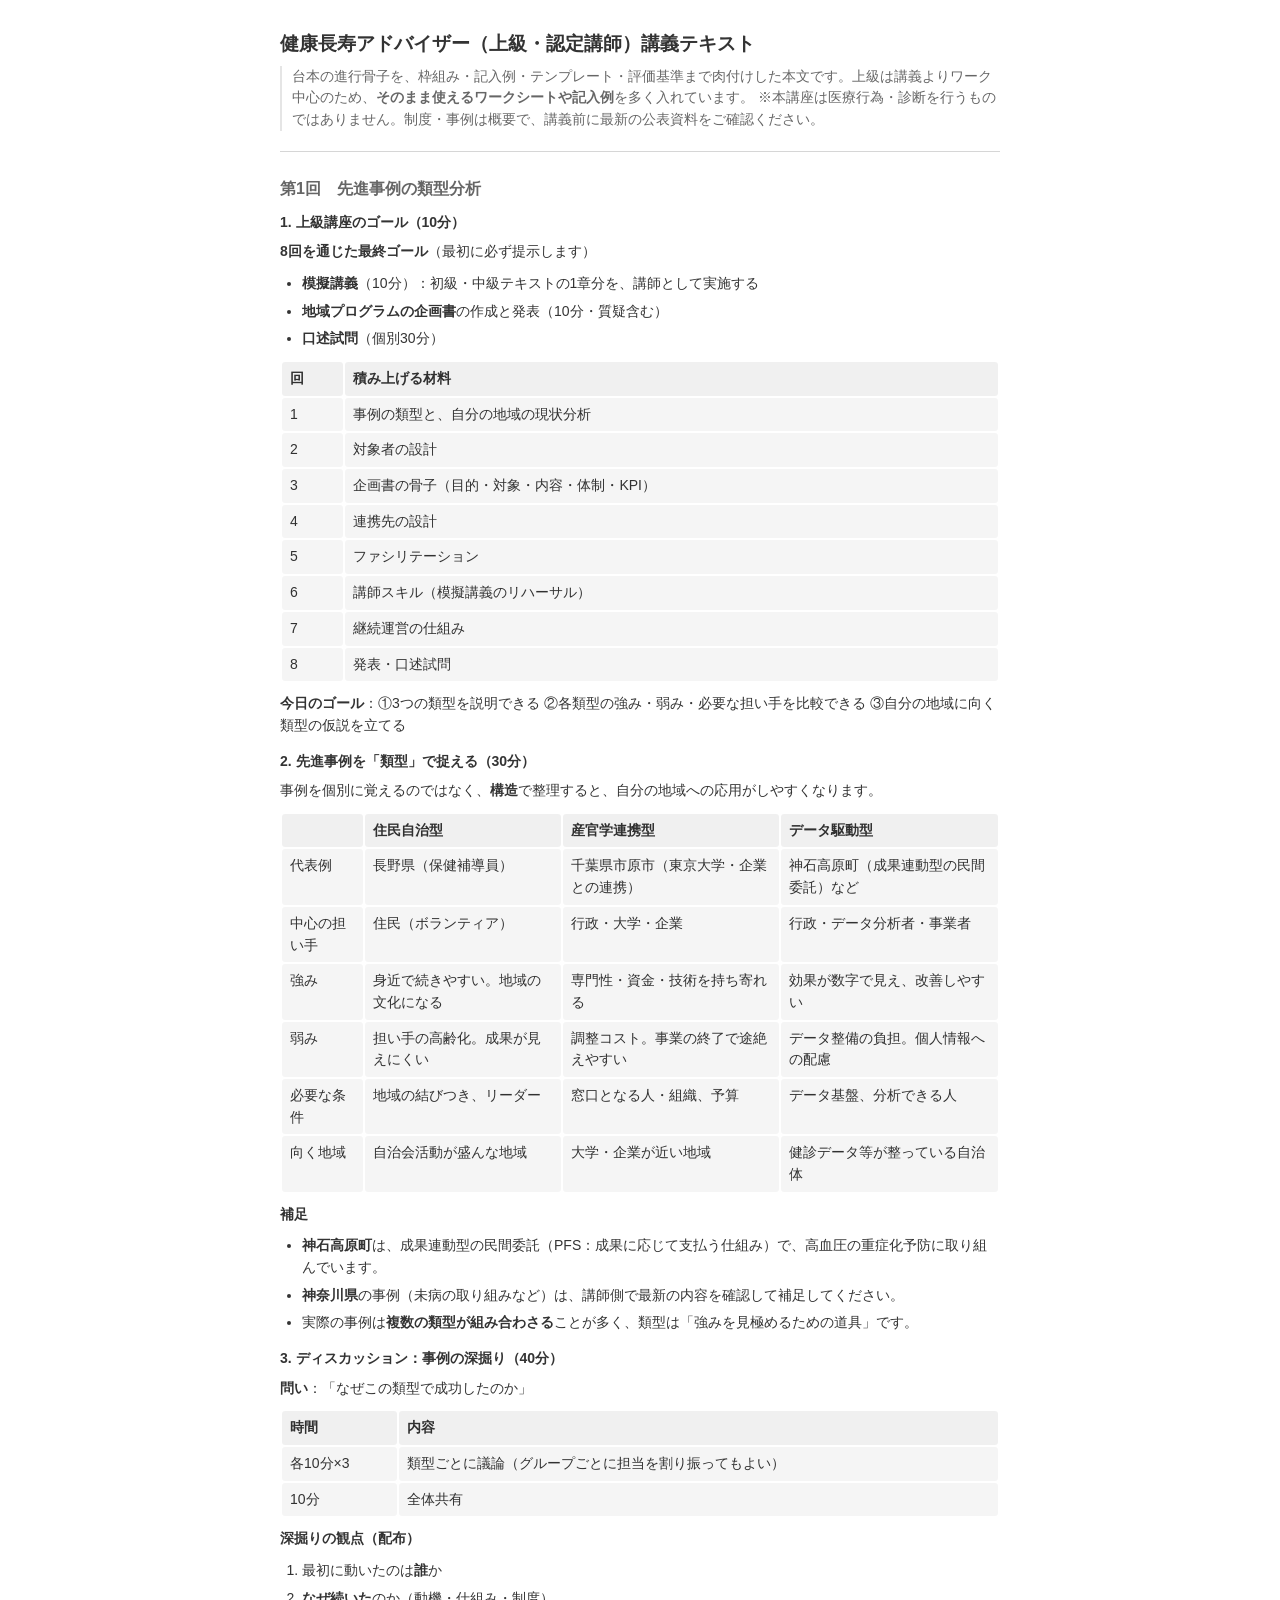
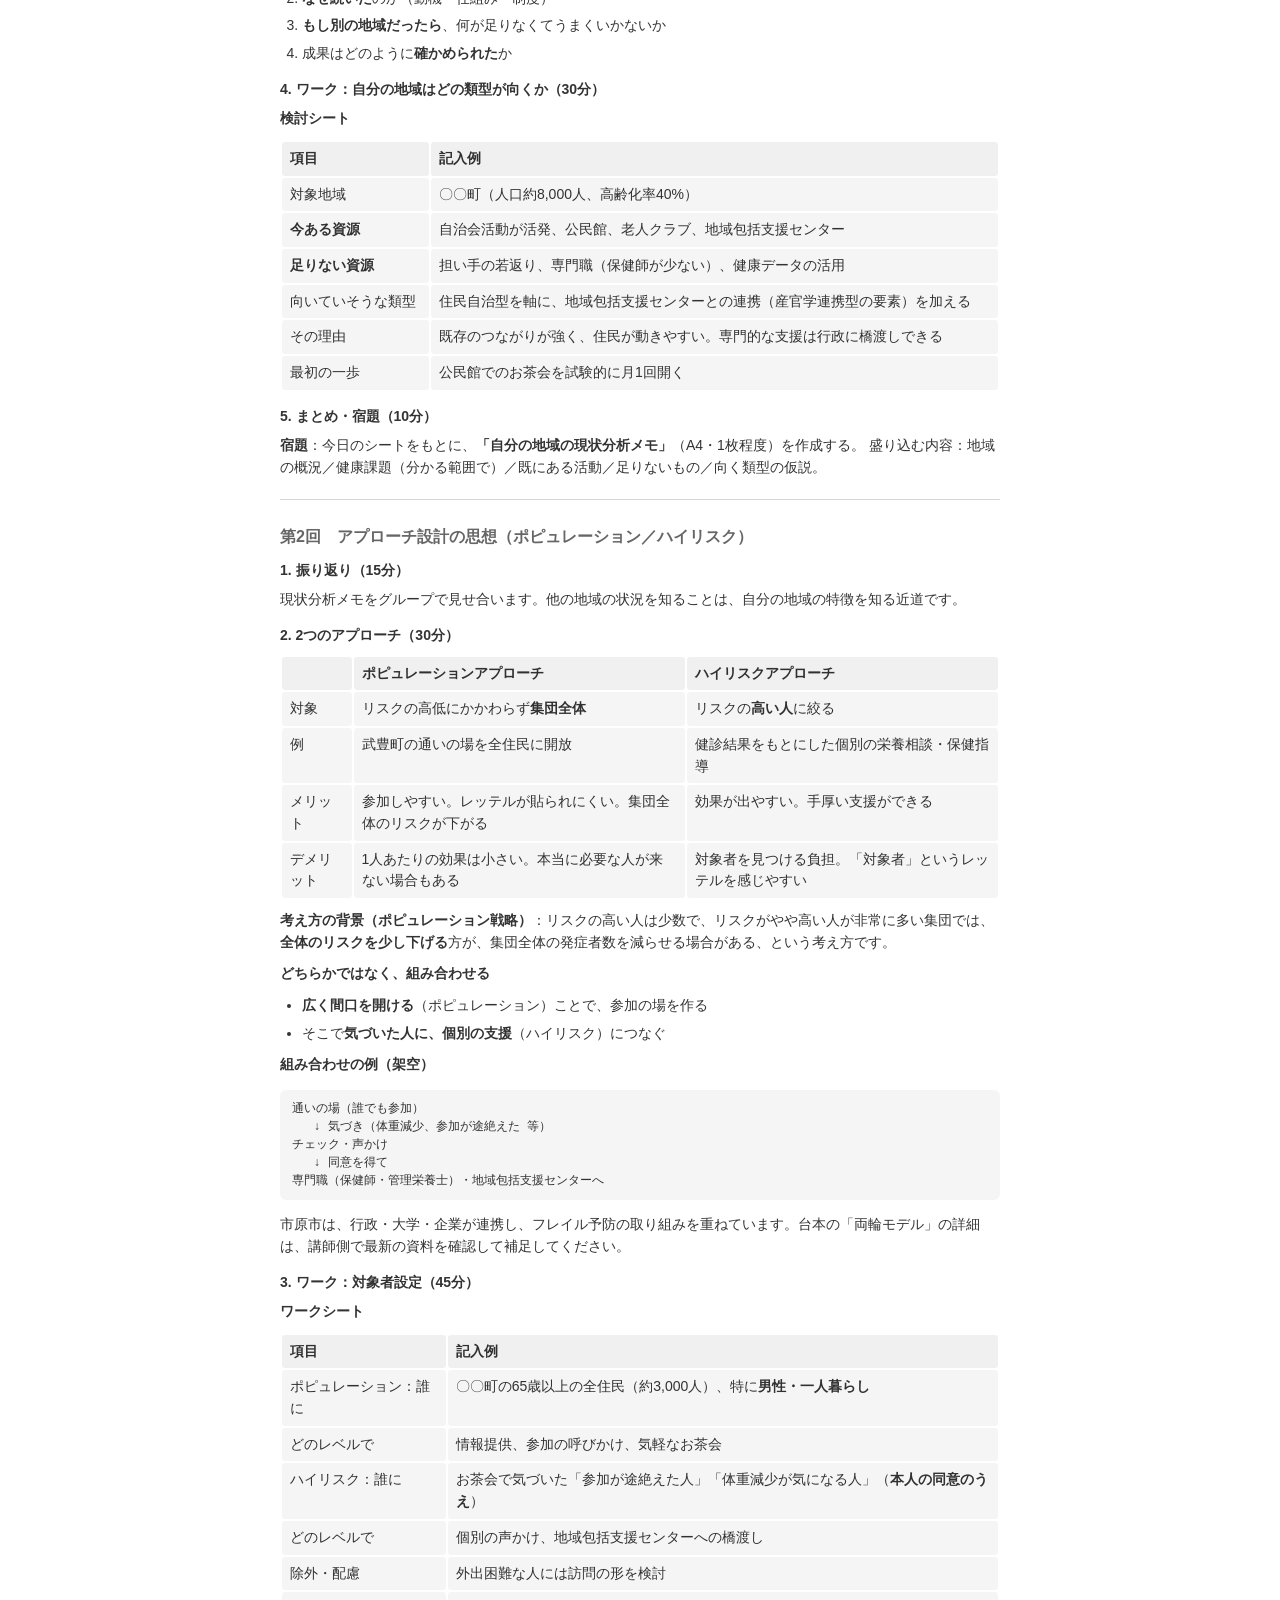
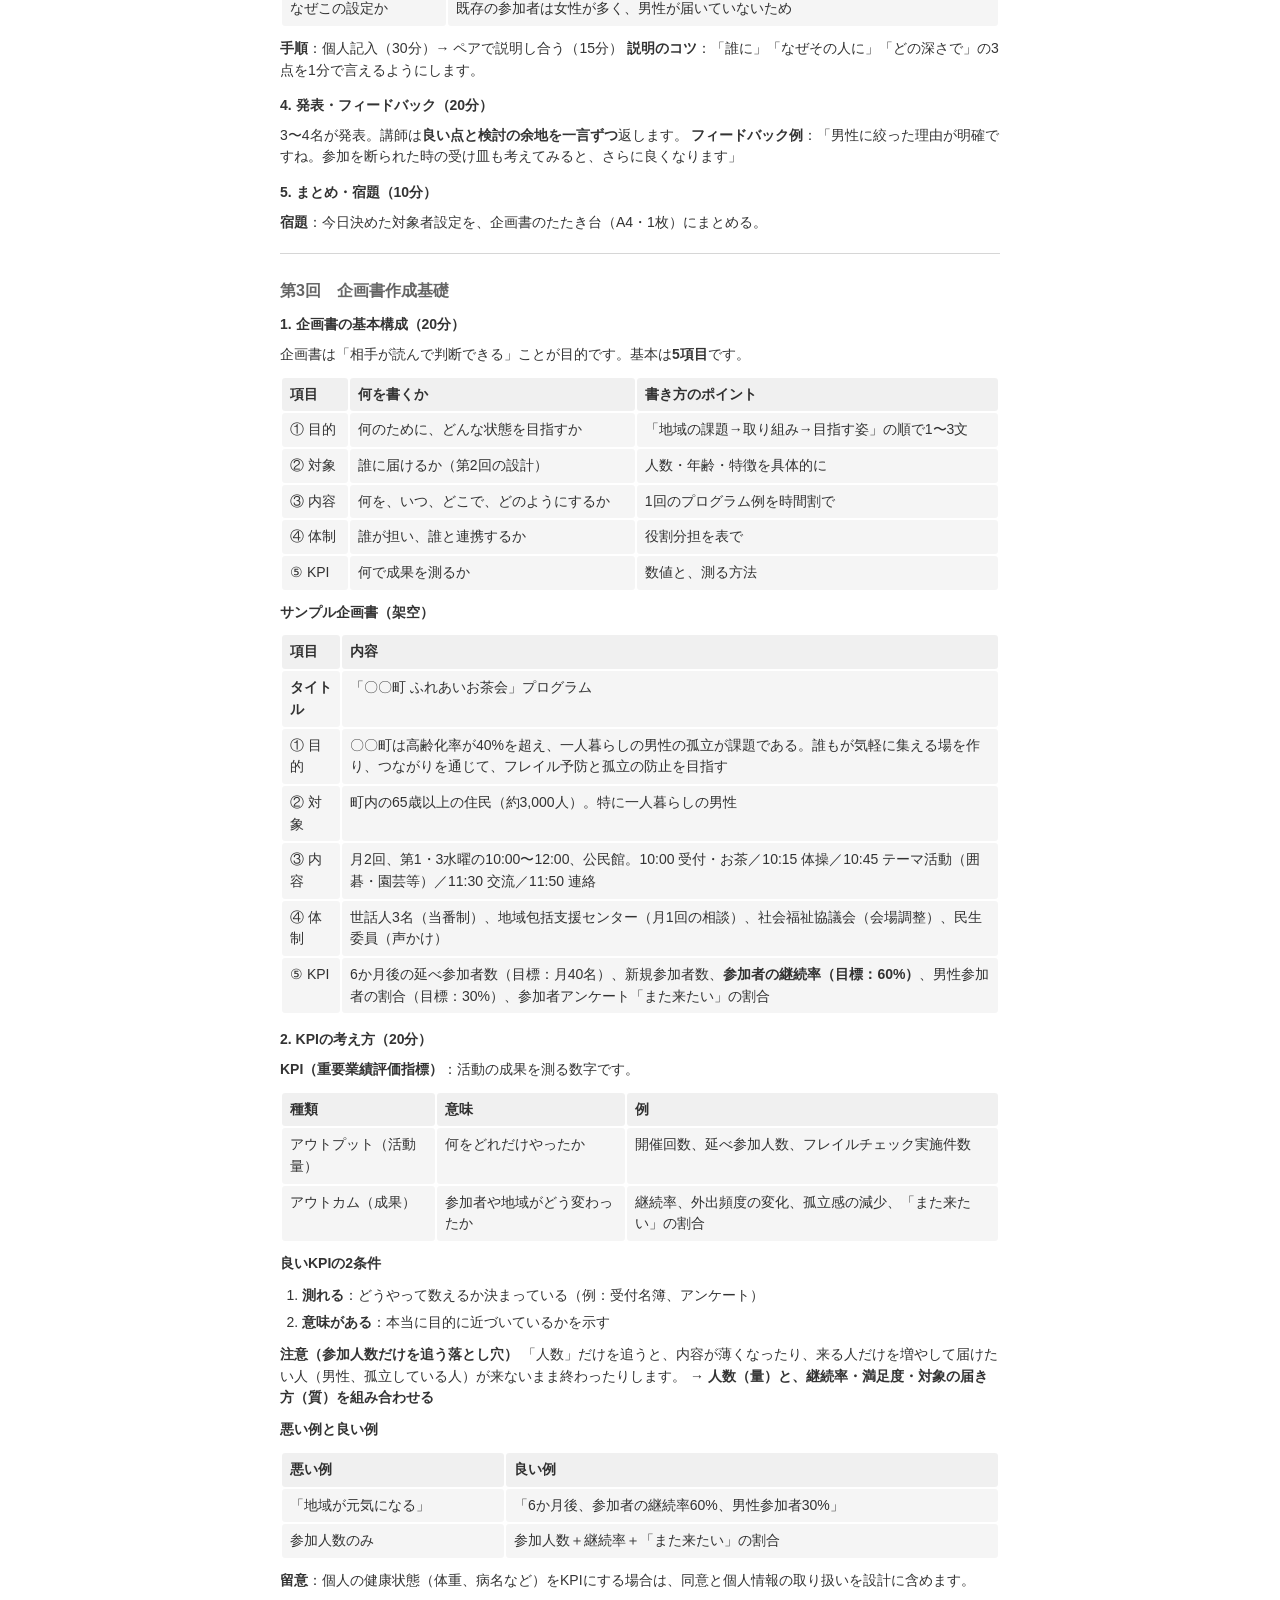
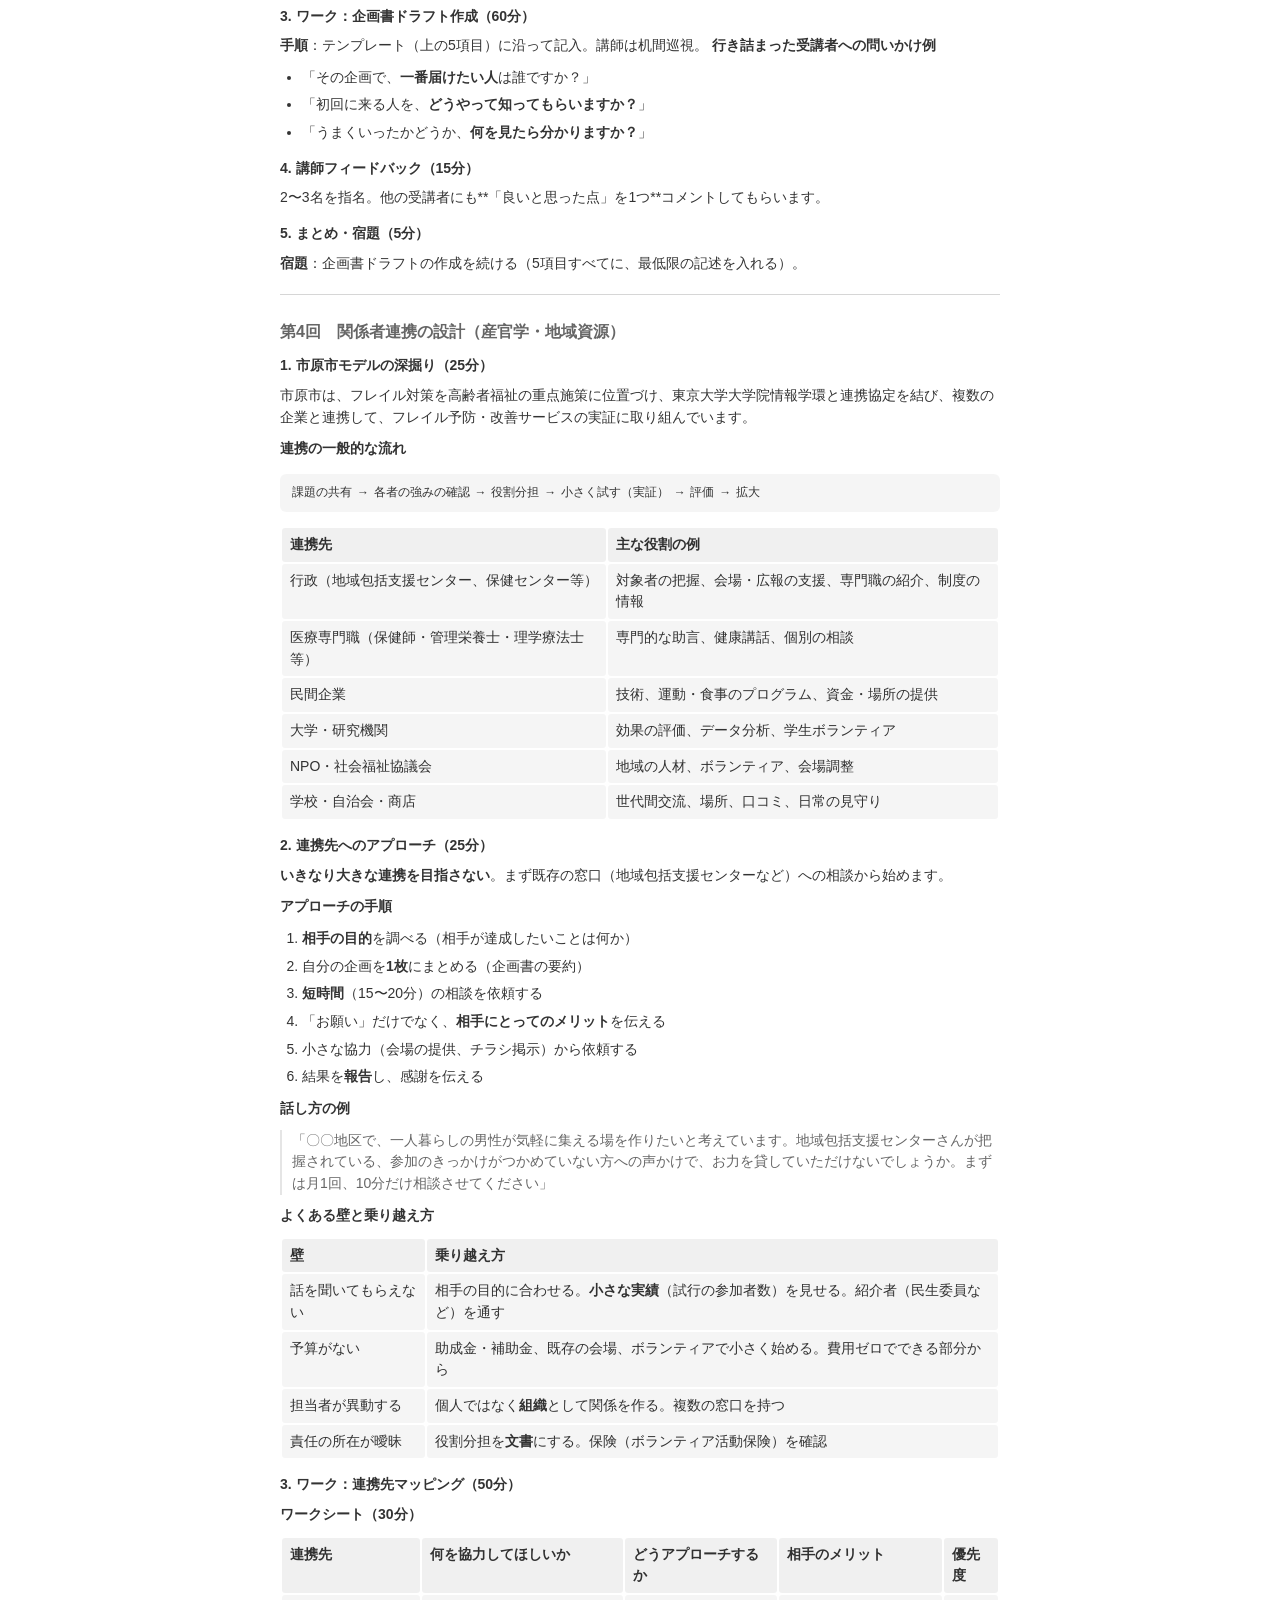
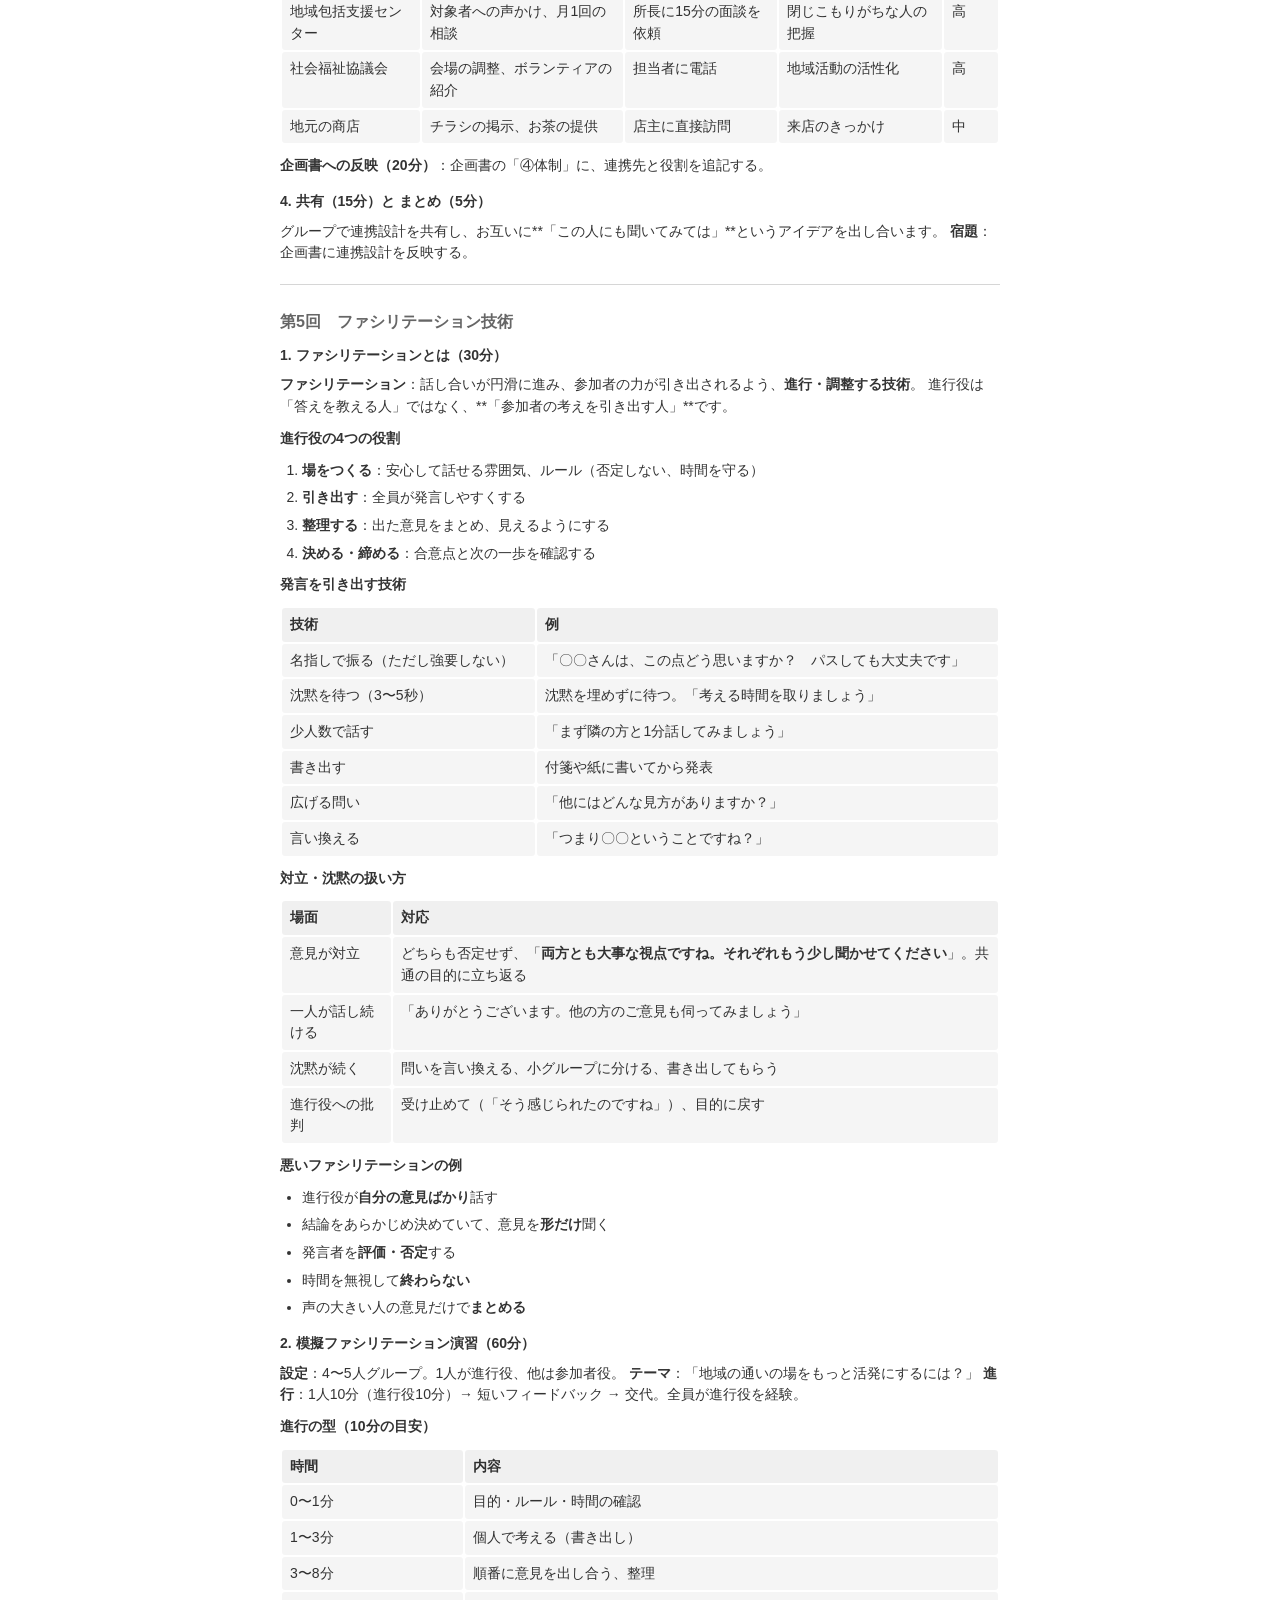
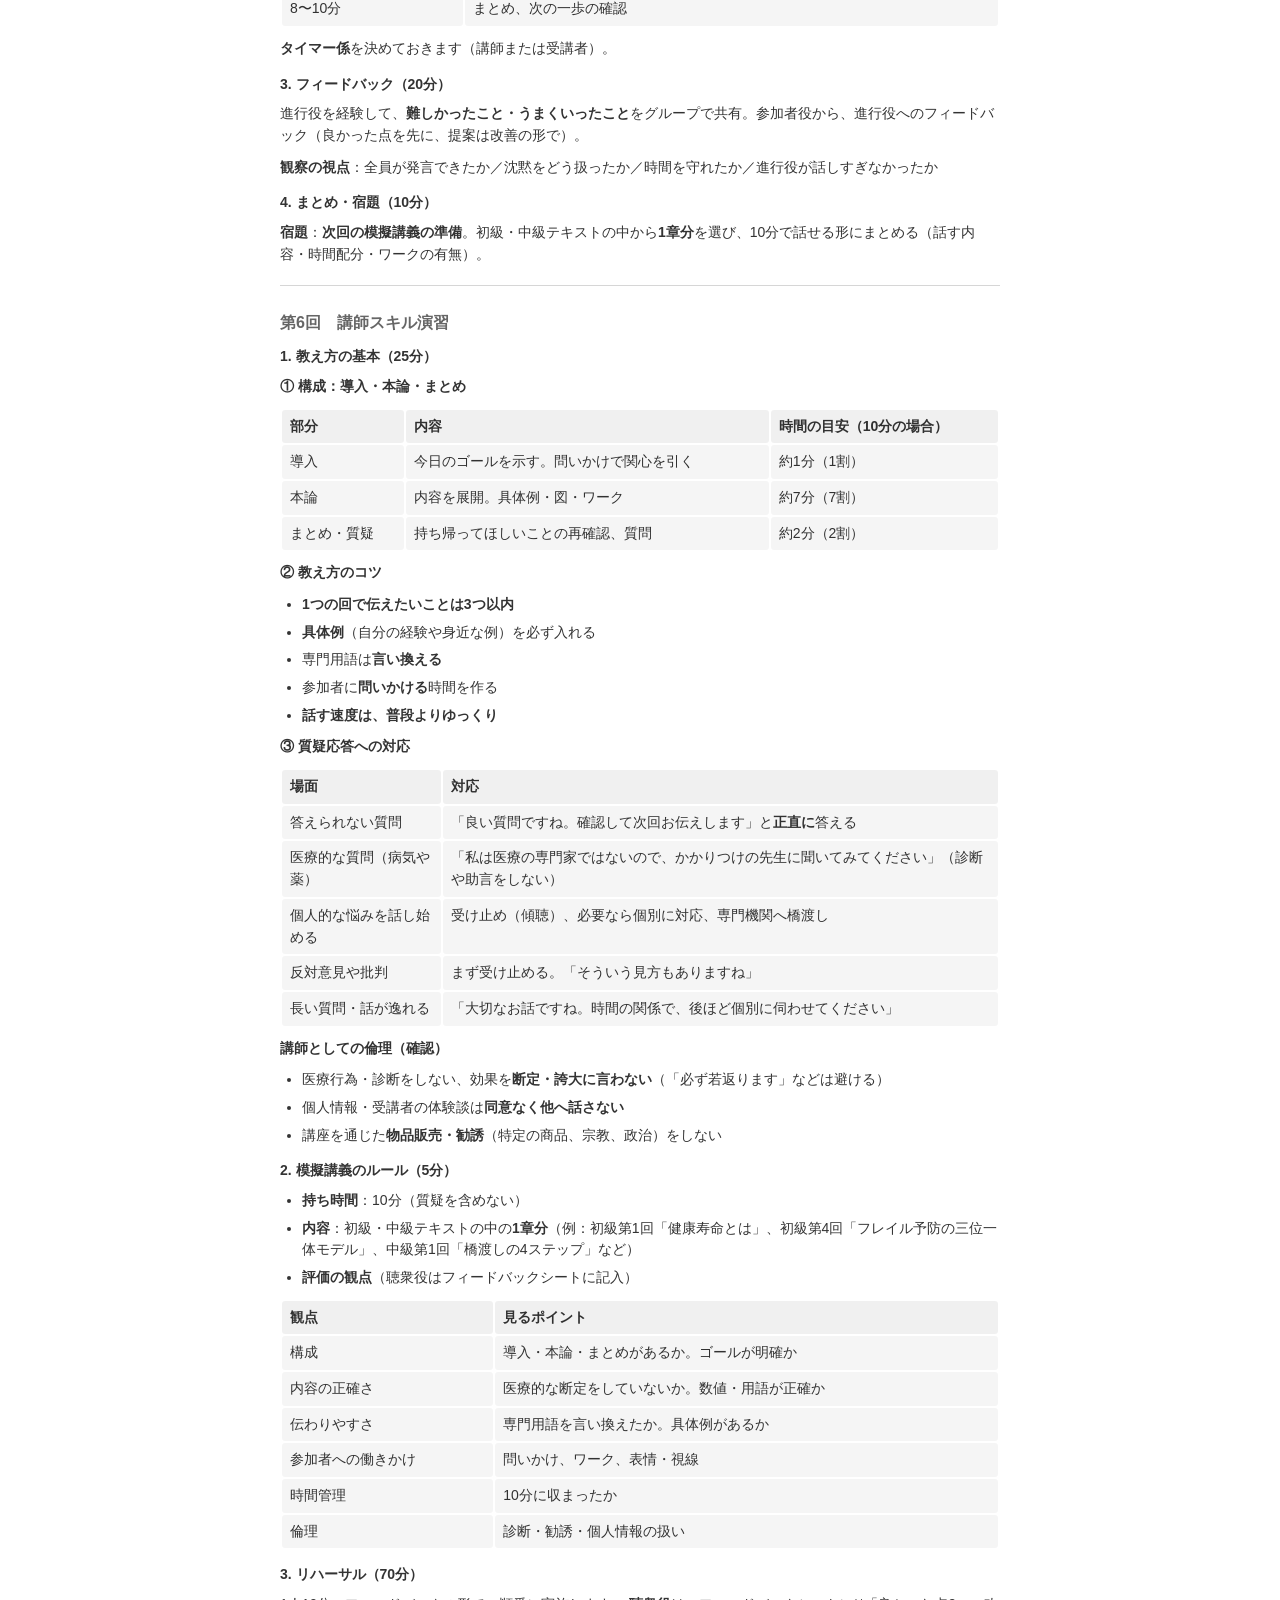
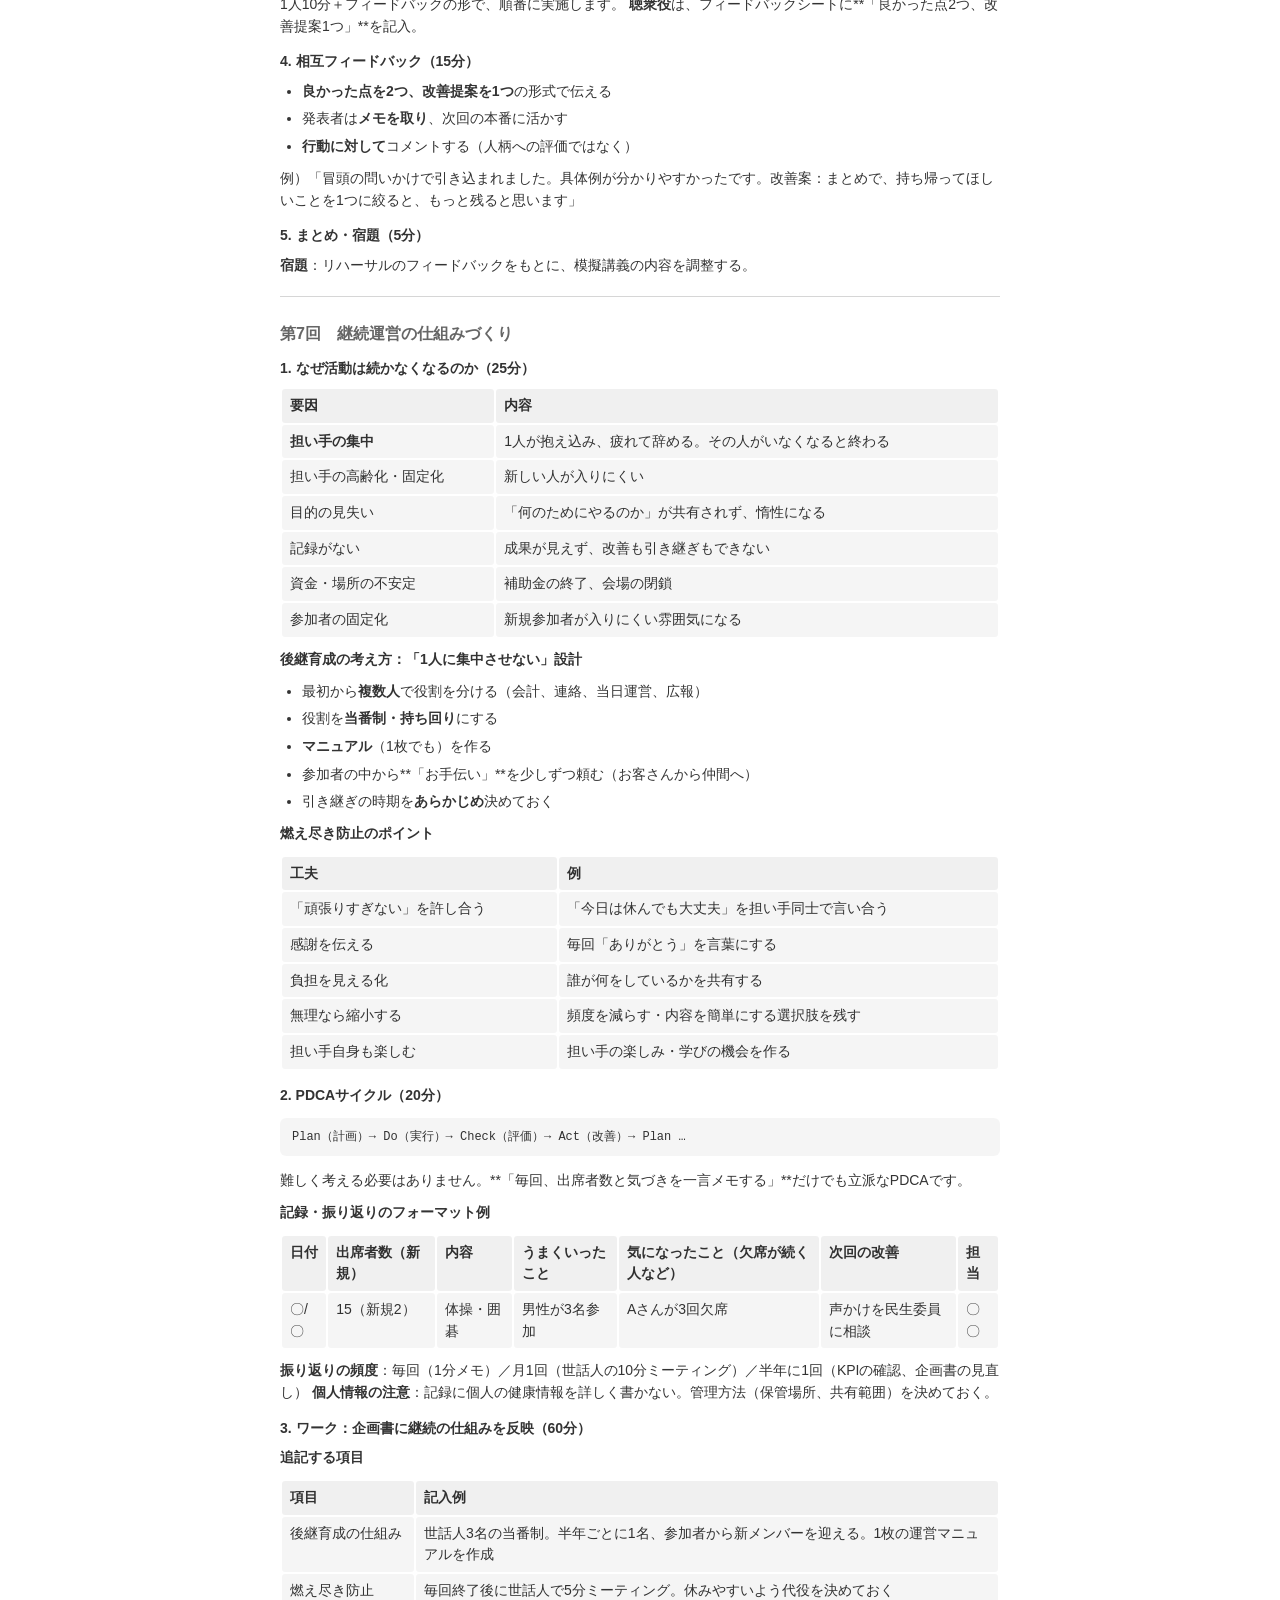
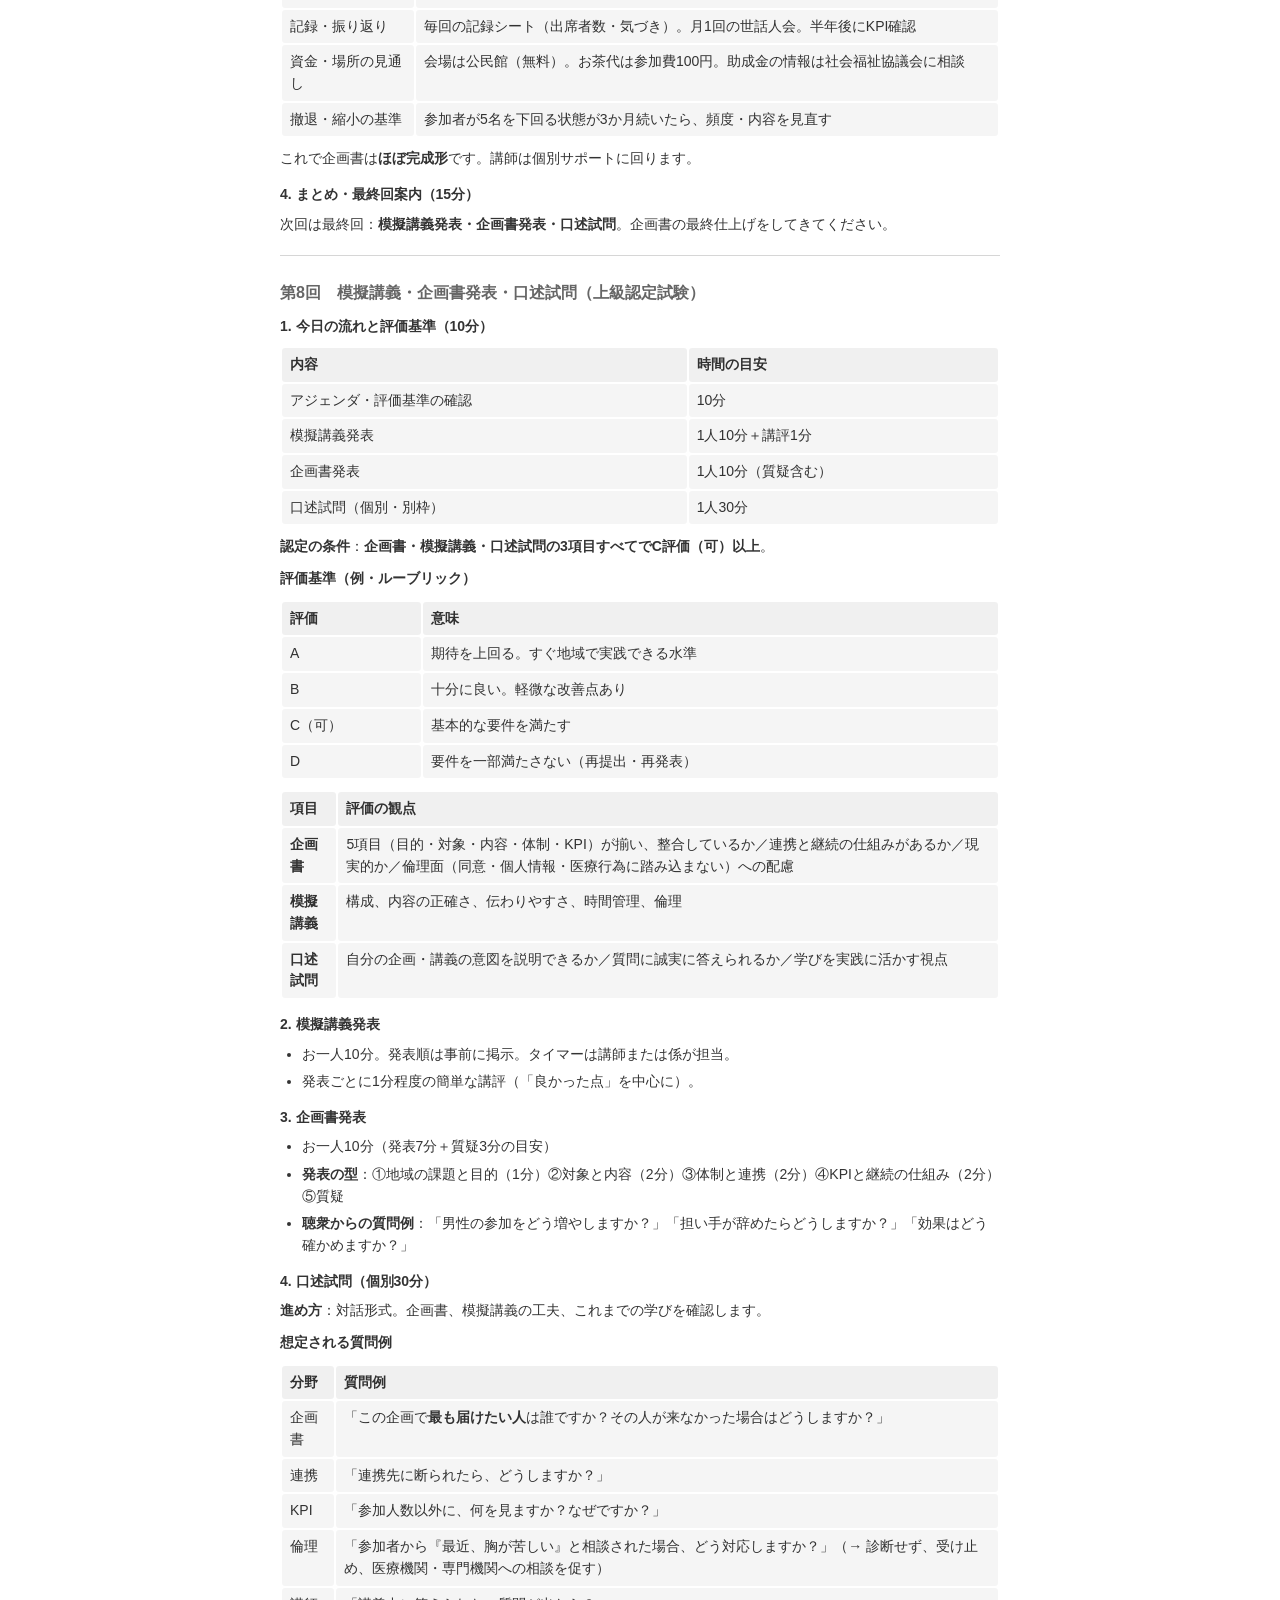
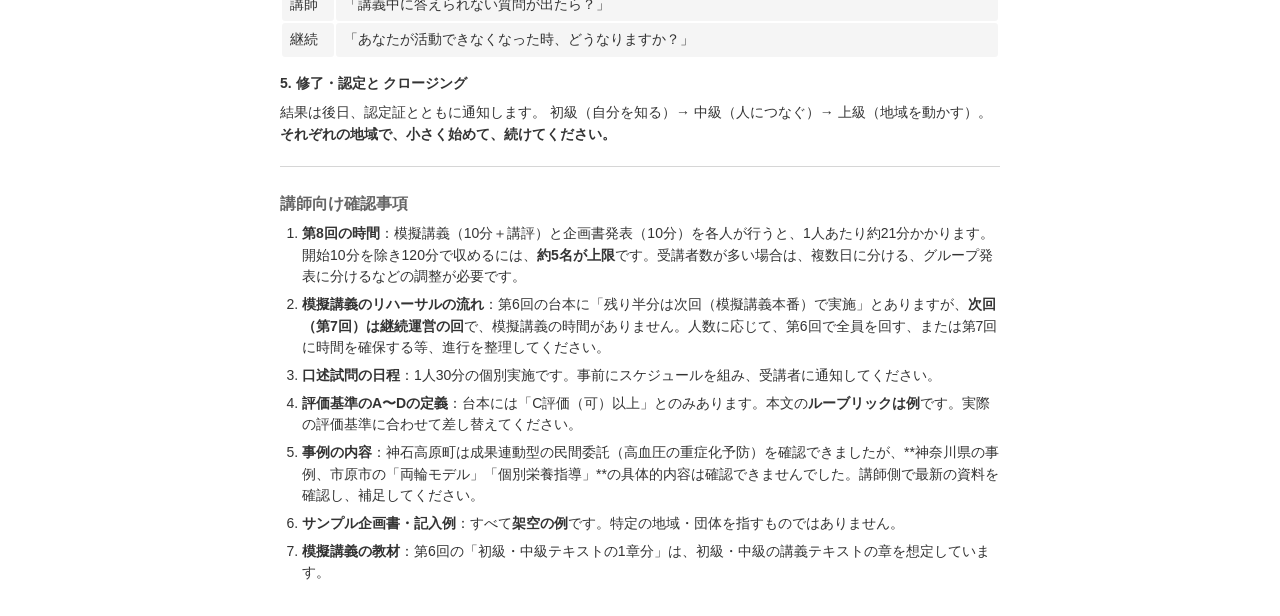
<file: 健康長寿アドバイザー（上級・認定講師）講義テキスト.html>
<!doctype html><html><head><meta charset=utf8><meta name=viewport content="width=device-width,initial-scale=1,viewport-fit=cover"><style>:root{box-sizing:border-box;padding-top:env(safe-area-inset-top,0px);padding-bottom:env(safe-area-inset-bottom,0px)}html{scroll-padding-top:env(safe-area-inset-top,0px)}</style><style>:root{color-scheme:light dark;--md-bg:#fff;--md-text:rgba(0,0,0,.8);--md-muted:rgba(0,0,0,.6);--md-fill:rgba(0,0,0,.04);--md-fill-strong:rgba(0,0,0,.06);--md-rule:rgba(0,0,0,.1);--md-rule-strong:rgba(0,0,0,.16);--md-link:hsl(210 100% 45%)}@media (prefers-color-scheme:dark){:root:where(:not([data-theme="light"])){--md-bg:#0d0d0d;--md-text:rgba(255,255,255,.85);--md-muted:rgba(255,255,255,.6);--md-fill:rgba(255,255,255,.06);--md-fill-strong:rgba(255,255,255,.09);--md-rule:rgba(255,255,255,.14);--md-rule-strong:rgba(255,255,255,.22);--md-link:hsl(210 100% 72%)}}:root[data-theme="dark"]{color-scheme:dark;--md-bg:#0d0d0d;--md-text:rgba(255,255,255,.85);--md-muted:rgba(255,255,255,.6);--md-fill:rgba(255,255,255,.06);--md-fill-strong:rgba(255,255,255,.09);--md-rule:rgba(255,255,255,.14);--md-rule-strong:rgba(255,255,255,.22);--md-link:hsl(210 100% 72%)}:root[data-theme="light"]{color-scheme:light}@media print{:root,:root[data-theme="dark"]{color-scheme:light;--md-bg:#fff;--md-text:rgba(0,0,0,.8);--md-muted:rgba(0,0,0,.6);--md-fill:rgba(0,0,0,.04);--md-fill-strong:rgba(0,0,0,.06);--md-rule:rgba(0,0,0,.1);--md-rule-strong:rgba(0,0,0,.16);--md-link:hsl(210 100% 45%)}}body{background:var(--md-bg);color:var(--md-text);max-width:720px;margin:0 auto;padding:32px;display:flex;flex-direction:column;gap:10px;font:14px/1.55 -apple-system,BlinkMacSystemFont,'SF Pro','Segoe UI',sans-serif;overflow-wrap:break-word}body>:first-child{margin-top:0}h1,h2,h3,h4,h5,h6{margin:6px 0 0;line-height:1.25;font-weight:600;text-wrap:balance}h1{font-size:1.35em}h2{font-size:1.15em;color:var(--md-muted)}h3,h4,h5,h6{font-size:1em}p,ul,ol,blockquote,table,pre,hr{margin:0}strong{font-weight:600}a{color:var(--md-link);text-decoration:none}a:hover{text-decoration:underline}ul,ol{display:flex;flex-direction:column;gap:6px;padding-left:22px}ul{list-style:disc}ol{list-style:decimal}:is(li,td,th)>*+:is(p,ul,ol,blockquote){margin-top:6px}blockquote{display:flex;flex-direction:column;gap:10px;border-left:2px solid var(--md-rule);padding-left:10px;color:var(--md-muted)}:not(pre)>code{background:var(--md-fill);padding:1px 3px;border-radius:4px;font:.92em 'SF Mono',ui-monospace,Menlo,Consolas,monospace}a>code{background:none;color:inherit}pre{background:var(--md-fill);padding:10px 12px;border-radius:6px;overflow-x:auto;font:12px/1.5 'SF Mono',ui-monospace,Menlo,Consolas,monospace;margin-block:4px}pre code{background:none;padding:0;font:inherit}table{width:100%;border-collapse:separate;border-spacing:2px;font:inherit}th,td{padding:6px 8px;border-radius:3px;text-align:left;vertical-align:top}th{background:var(--md-fill-strong);font-weight:600}td{background:var(--md-fill)}:is(th,td) :not(pre)>code{background:transparent}hr{border:0;border-top:1px solid var(--md-rule-strong);margin-block:10px}img{max-width:100%;height:auto;border-radius:4px}</style>
</head><body>
<h1>健康長寿アドバイザー（上級・認定講師）講義テキスト</h1>
<blockquote>
<p>台本の進行骨子を、枠組み・記入例・テンプレート・評価基準まで肉付けした本文です。上級は講義よりワーク中心のため、<strong>そのまま使えるワークシートや記入例</strong>を多く入れています。
※本講座は医療行為・診断を行うものではありません。制度・事例は概要で、講義前に最新の公表資料をご確認ください。</p>
</blockquote>
<hr>
<h2>第1回　先進事例の類型分析</h2>
<h3>1. 上級講座のゴール（10分）</h3>
<p><strong>8回を通じた最終ゴール</strong>（最初に必ず提示します）</p>
<ul>
<li><strong>模擬講義</strong>（10分）：初級・中級テキストの1章分を、講師として実施する</li>
<li><strong>地域プログラムの企画書</strong>の作成と発表（10分・質疑含む）</li>
<li><strong>口述試問</strong>（個別30分）</li>
</ul>
<table>
<thead>
<tr>
<th>回</th>
<th>積み上げる材料</th>
</tr>
</thead>
<tbody>
<tr>
<td>1</td>
<td>事例の類型と、自分の地域の現状分析</td>
</tr>
<tr>
<td>2</td>
<td>対象者の設計</td>
</tr>
<tr>
<td>3</td>
<td>企画書の骨子（目的・対象・内容・体制・KPI）</td>
</tr>
<tr>
<td>4</td>
<td>連携先の設計</td>
</tr>
<tr>
<td>5</td>
<td>ファシリテーション</td>
</tr>
<tr>
<td>6</td>
<td>講師スキル（模擬講義のリハーサル）</td>
</tr>
<tr>
<td>7</td>
<td>継続運営の仕組み</td>
</tr>
<tr>
<td>8</td>
<td>発表・口述試問</td>
</tr>
</tbody>
</table>
<p><strong>今日のゴール</strong>：①3つの類型を説明できる ②各類型の強み・弱み・必要な担い手を比較できる ③自分の地域に向く類型の仮説を立てる</p>
<h3>2. 先進事例を「類型」で捉える（30分）</h3>
<p>事例を個別に覚えるのではなく、<strong>構造</strong>で整理すると、自分の地域への応用がしやすくなります。</p>
<table>
<thead>
<tr>
<th></th>
<th>住民自治型</th>
<th>産官学連携型</th>
<th>データ駆動型</th>
</tr>
</thead>
<tbody>
<tr>
<td>代表例</td>
<td>長野県（保健補導員）</td>
<td>千葉県市原市（東京大学・企業との連携）</td>
<td>神石高原町（成果連動型の民間委託）など</td>
</tr>
<tr>
<td>中心の担い手</td>
<td>住民（ボランティア）</td>
<td>行政・大学・企業</td>
<td>行政・データ分析者・事業者</td>
</tr>
<tr>
<td>強み</td>
<td>身近で続きやすい。地域の文化になる</td>
<td>専門性・資金・技術を持ち寄れる</td>
<td>効果が数字で見え、改善しやすい</td>
</tr>
<tr>
<td>弱み</td>
<td>担い手の高齢化。成果が見えにくい</td>
<td>調整コスト。事業の終了で途絶えやすい</td>
<td>データ整備の負担。個人情報への配慮</td>
</tr>
<tr>
<td>必要な条件</td>
<td>地域の結びつき、リーダー</td>
<td>窓口となる人・組織、予算</td>
<td>データ基盤、分析できる人</td>
</tr>
<tr>
<td>向く地域</td>
<td>自治会活動が盛んな地域</td>
<td>大学・企業が近い地域</td>
<td>健診データ等が整っている自治体</td>
</tr>
</tbody>
</table>
<p><strong>補足</strong></p>
<ul>
<li><strong>神石高原町</strong>は、成果連動型の民間委託（PFS：成果に応じて支払う仕組み）で、高血圧の重症化予防に取り組んでいます。</li>
<li><strong>神奈川県</strong>の事例（未病の取り組みなど）は、講師側で最新の内容を確認して補足してください。</li>
<li>実際の事例は<strong>複数の類型が組み合わさる</strong>ことが多く、類型は「強みを見極めるための道具」です。</li>
</ul>
<h3>3. ディスカッション：事例の深掘り（40分）</h3>
<p><strong>問い</strong>：「なぜこの類型で成功したのか」</p>
<table>
<thead>
<tr>
<th>時間</th>
<th>内容</th>
</tr>
</thead>
<tbody>
<tr>
<td>各10分×3</td>
<td>類型ごとに議論（グループごとに担当を割り振ってもよい）</td>
</tr>
<tr>
<td>10分</td>
<td>全体共有</td>
</tr>
</tbody>
</table>
<p><strong>深掘りの観点（配布）</strong></p>
<ol>
<li>最初に動いたのは<strong>誰</strong>か</li>
<li><strong>なぜ続いた</strong>のか（動機・仕組み・制度）</li>
<li><strong>もし別の地域だったら</strong>、何が足りなくてうまくいかないか</li>
<li>成果はどのように<strong>確かめられた</strong>か</li>
</ol>
<h3>4. ワーク：自分の地域はどの類型が向くか（30分）</h3>
<p><strong>検討シート</strong></p>
<table>
<thead>
<tr>
<th>項目</th>
<th>記入例</th>
</tr>
</thead>
<tbody>
<tr>
<td>対象地域</td>
<td>〇〇町（人口約8,000人、高齢化率40%）</td>
</tr>
<tr>
<td><strong>今ある資源</strong></td>
<td>自治会活動が活発、公民館、老人クラブ、地域包括支援センター</td>
</tr>
<tr>
<td><strong>足りない資源</strong></td>
<td>担い手の若返り、専門職（保健師が少ない）、健康データの活用</td>
</tr>
<tr>
<td>向いていそうな類型</td>
<td>住民自治型を軸に、地域包括支援センターとの連携（産官学連携型の要素）を加える</td>
</tr>
<tr>
<td>その理由</td>
<td>既存のつながりが強く、住民が動きやすい。専門的な支援は行政に橋渡しできる</td>
</tr>
<tr>
<td>最初の一歩</td>
<td>公民館でのお茶会を試験的に月1回開く</td>
</tr>
</tbody>
</table>
<h3>5. まとめ・宿題（10分）</h3>
<p><strong>宿題</strong>：今日のシートをもとに、<strong>「自分の地域の現状分析メモ」</strong>（A4・1枚程度）を作成する。
盛り込む内容：地域の概況／健康課題（分かる範囲で）／既にある活動／足りないもの／向く類型の仮説。</p>
<hr>
<h2>第2回　アプローチ設計の思想（ポピュレーション／ハイリスク）</h2>
<h3>1. 振り返り（15分）</h3>
<p>現状分析メモをグループで見せ合います。他の地域の状況を知ることは、自分の地域の特徴を知る近道です。</p>
<h3>2. 2つのアプローチ（30分）</h3>
<table>
<thead>
<tr>
<th></th>
<th>ポピュレーションアプローチ</th>
<th>ハイリスクアプローチ</th>
</tr>
</thead>
<tbody>
<tr>
<td>対象</td>
<td>リスクの高低にかかわらず<strong>集団全体</strong></td>
<td>リスクの<strong>高い人</strong>に絞る</td>
</tr>
<tr>
<td>例</td>
<td>武豊町の通いの場を全住民に開放</td>
<td>健診結果をもとにした個別の栄養相談・保健指導</td>
</tr>
<tr>
<td>メリット</td>
<td>参加しやすい。レッテルが貼られにくい。集団全体のリスクが下がる</td>
<td>効果が出やすい。手厚い支援ができる</td>
</tr>
<tr>
<td>デメリット</td>
<td>1人あたりの効果は小さい。本当に必要な人が来ない場合もある</td>
<td>対象者を見つける負担。「対象者」というレッテルを感じやすい</td>
</tr>
</tbody>
</table>
<p><strong>考え方の背景（ポピュレーション戦略）</strong>：リスクの高い人は少数で、リスクがやや高い人が非常に多い集団では、<strong>全体のリスクを少し下げる</strong>方が、集団全体の発症者数を減らせる場合がある、という考え方です。</p>
<p><strong>どちらかではなく、組み合わせる</strong></p>
<ul>
<li><strong>広く間口を開ける</strong>（ポピュレーション）ことで、参加の場を作る</li>
<li>そこで<strong>気づいた人に、個別の支援</strong>（ハイリスク）につなぐ</li>
</ul>
<p><strong>組み合わせの例（架空）</strong></p>
<pre><code>通いの場（誰でも参加）
   ↓ 気づき（体重減少、参加が途絶えた 等）
チェック・声かけ
   ↓ 同意を得て
専門職（保健師・管理栄養士）・地域包括支援センターへ
</code></pre>
<p>市原市は、行政・大学・企業が連携し、フレイル予防の取り組みを重ねています。台本の「両輪モデル」の詳細は、講師側で最新の資料を確認して補足してください。</p>
<h3>3. ワーク：対象者設定（45分）</h3>
<p><strong>ワークシート</strong></p>
<table>
<thead>
<tr>
<th>項目</th>
<th>記入例</th>
</tr>
</thead>
<tbody>
<tr>
<td>ポピュレーション：誰に</td>
<td>〇〇町の65歳以上の全住民（約3,000人）、特に<strong>男性・一人暮らし</strong></td>
</tr>
<tr>
<td>どのレベルで</td>
<td>情報提供、参加の呼びかけ、気軽なお茶会</td>
</tr>
<tr>
<td>ハイリスク：誰に</td>
<td>お茶会で気づいた「参加が途絶えた人」「体重減少が気になる人」（<strong>本人の同意のうえ</strong>）</td>
</tr>
<tr>
<td>どのレベルで</td>
<td>個別の声かけ、地域包括支援センターへの橋渡し</td>
</tr>
<tr>
<td>除外・配慮</td>
<td>外出困難な人には訪問の形を検討</td>
</tr>
<tr>
<td>なぜこの設定か</td>
<td>既存の参加者は女性が多く、男性が届いていないため</td>
</tr>
</tbody>
</table>
<p><strong>手順</strong>：個人記入（30分）→ ペアで説明し合う（15分）
<strong>説明のコツ</strong>：「誰に」「なぜその人に」「どの深さで」の3点を1分で言えるようにします。</p>
<h3>4. 発表・フィードバック（20分）</h3>
<p>3〜4名が発表。講師は<strong>良い点と検討の余地を一言ずつ</strong>返します。
<strong>フィードバック例</strong>：「男性に絞った理由が明確ですね。参加を断られた時の受け皿も考えてみると、さらに良くなります」</p>
<h3>5. まとめ・宿題（10分）</h3>
<p><strong>宿題</strong>：今日決めた対象者設定を、企画書のたたき台（A4・1枚）にまとめる。</p>
<hr>
<h2>第3回　企画書作成基礎</h2>
<h3>1. 企画書の基本構成（20分）</h3>
<p>企画書は「相手が読んで判断できる」ことが目的です。基本は<strong>5項目</strong>です。</p>
<table>
<thead>
<tr>
<th>項目</th>
<th>何を書くか</th>
<th>書き方のポイント</th>
</tr>
</thead>
<tbody>
<tr>
<td>① 目的</td>
<td>何のために、どんな状態を目指すか</td>
<td>「地域の課題→取り組み→目指す姿」の順で1〜3文</td>
</tr>
<tr>
<td>② 対象</td>
<td>誰に届けるか（第2回の設計）</td>
<td>人数・年齢・特徴を具体的に</td>
</tr>
<tr>
<td>③ 内容</td>
<td>何を、いつ、どこで、どのようにするか</td>
<td>1回のプログラム例を時間割で</td>
</tr>
<tr>
<td>④ 体制</td>
<td>誰が担い、誰と連携するか</td>
<td>役割分担を表で</td>
</tr>
<tr>
<td>⑤ KPI</td>
<td>何で成果を測るか</td>
<td>数値と、測る方法</td>
</tr>
</tbody>
</table>
<p><strong>サンプル企画書（架空）</strong></p>
<table>
<thead>
<tr>
<th>項目</th>
<th>内容</th>
</tr>
</thead>
<tbody>
<tr>
<td><strong>タイトル</strong></td>
<td>「〇〇町 ふれあいお茶会」プログラム</td>
</tr>
<tr>
<td>① 目的</td>
<td>〇〇町は高齢化率が40%を超え、一人暮らしの男性の孤立が課題である。誰もが気軽に集える場を作り、つながりを通じて、フレイル予防と孤立の防止を目指す</td>
</tr>
<tr>
<td>② 対象</td>
<td>町内の65歳以上の住民（約3,000人）。特に一人暮らしの男性</td>
</tr>
<tr>
<td>③ 内容</td>
<td>月2回、第1・3水曜の10:00〜12:00、公民館。10:00 受付・お茶／10:15 体操／10:45 テーマ活動（囲碁・園芸等）／11:30 交流／11:50 連絡</td>
</tr>
<tr>
<td>④ 体制</td>
<td>世話人3名（当番制）、地域包括支援センター（月1回の相談）、社会福祉協議会（会場調整）、民生委員（声かけ）</td>
</tr>
<tr>
<td>⑤ KPI</td>
<td>6か月後の延べ参加者数（目標：月40名）、新規参加者数、<strong>参加者の継続率（目標：60%）</strong>、男性参加者の割合（目標：30%）、参加者アンケート「また来たい」の割合</td>
</tr>
</tbody>
</table>
<h3>2. KPIの考え方（20分）</h3>
<p><strong>KPI（重要業績評価指標）</strong>：活動の成果を測る数字です。</p>
<table>
<thead>
<tr>
<th>種類</th>
<th>意味</th>
<th>例</th>
</tr>
</thead>
<tbody>
<tr>
<td>アウトプット（活動量）</td>
<td>何をどれだけやったか</td>
<td>開催回数、延べ参加人数、フレイルチェック実施件数</td>
</tr>
<tr>
<td>アウトカム（成果）</td>
<td>参加者や地域がどう変わったか</td>
<td>継続率、外出頻度の変化、孤立感の減少、「また来たい」の割合</td>
</tr>
</tbody>
</table>
<p><strong>良いKPIの2条件</strong></p>
<ol>
<li><strong>測れる</strong>：どうやって数えるか決まっている（例：受付名簿、アンケート）</li>
<li><strong>意味がある</strong>：本当に目的に近づいているかを示す</li>
</ol>
<p><strong>注意（参加人数だけを追う落とし穴）</strong>
「人数」だけを追うと、内容が薄くなったり、来る人だけを増やして届けたい人（男性、孤立している人）が来ないまま終わったりします。
→ <strong>人数（量）と、継続率・満足度・対象の届き方（質）を組み合わせる</strong></p>
<p><strong>悪い例と良い例</strong></p>
<table>
<thead>
<tr>
<th>悪い例</th>
<th>良い例</th>
</tr>
</thead>
<tbody>
<tr>
<td>「地域が元気になる」</td>
<td>「6か月後、参加者の継続率60%、男性参加者30%」</td>
</tr>
<tr>
<td>参加人数のみ</td>
<td>参加人数＋継続率＋「また来たい」の割合</td>
</tr>
</tbody>
</table>
<p><strong>留意</strong>：個人の健康状態（体重、病名など）をKPIにする場合は、同意と個人情報の取り扱いを設計に含めます。</p>
<h3>3. ワーク：企画書ドラフト作成（60分）</h3>
<p><strong>手順</strong>：テンプレート（上の5項目）に沿って記入。講師は机間巡視。
<strong>行き詰まった受講者への問いかけ例</strong></p>
<ul>
<li>「その企画で、<strong>一番届けたい人</strong>は誰ですか？」</li>
<li>「初回に来る人を、<strong>どうやって知ってもらいますか？</strong>」</li>
<li>「うまくいったかどうか、<strong>何を見たら分かりますか？</strong>」</li>
</ul>
<h3>4. 講師フィードバック（15分）</h3>
<p>2〜3名を指名。他の受講者にも**「良いと思った点」を1つ**コメントしてもらいます。</p>
<h3>5. まとめ・宿題（5分）</h3>
<p><strong>宿題</strong>：企画書ドラフトの作成を続ける（5項目すべてに、最低限の記述を入れる）。</p>
<hr>
<h2>第4回　関係者連携の設計（産官学・地域資源）</h2>
<h3>1. 市原市モデルの深掘り（25分）</h3>
<p>市原市は、フレイル対策を高齢者福祉の重点施策に位置づけ、東京大学大学院情報学環と連携協定を結び、複数の企業と連携して、フレイル予防・改善サービスの実証に取り組んでいます。</p>
<p><strong>連携の一般的な流れ</strong></p>
<pre><code>課題の共有 → 各者の強みの確認 → 役割分担 → 小さく試す（実証） → 評価 → 拡大
</code></pre>
<table>
<thead>
<tr>
<th>連携先</th>
<th>主な役割の例</th>
</tr>
</thead>
<tbody>
<tr>
<td>行政（地域包括支援センター、保健センター等）</td>
<td>対象者の把握、会場・広報の支援、専門職の紹介、制度の情報</td>
</tr>
<tr>
<td>医療専門職（保健師・管理栄養士・理学療法士等）</td>
<td>専門的な助言、健康講話、個別の相談</td>
</tr>
<tr>
<td>民間企業</td>
<td>技術、運動・食事のプログラム、資金・場所の提供</td>
</tr>
<tr>
<td>大学・研究機関</td>
<td>効果の評価、データ分析、学生ボランティア</td>
</tr>
<tr>
<td>NPO・社会福祉協議会</td>
<td>地域の人材、ボランティア、会場調整</td>
</tr>
<tr>
<td>学校・自治会・商店</td>
<td>世代間交流、場所、口コミ、日常の見守り</td>
</tr>
</tbody>
</table>
<h3>2. 連携先へのアプローチ（25分）</h3>
<p><strong>いきなり大きな連携を目指さない</strong>。まず既存の窓口（地域包括支援センターなど）への相談から始めます。</p>
<p><strong>アプローチの手順</strong></p>
<ol>
<li><strong>相手の目的</strong>を調べる（相手が達成したいことは何か）</li>
<li>自分の企画を<strong>1枚</strong>にまとめる（企画書の要約）</li>
<li><strong>短時間</strong>（15〜20分）の相談を依頼する</li>
<li>「お願い」だけでなく、<strong>相手にとってのメリット</strong>を伝える</li>
<li>小さな協力（会場の提供、チラシ掲示）から依頼する</li>
<li>結果を<strong>報告</strong>し、感謝を伝える</li>
</ol>
<p><strong>話し方の例</strong></p>
<blockquote>
<p>「〇〇地区で、一人暮らしの男性が気軽に集える場を作りたいと考えています。地域包括支援センターさんが把握されている、参加のきっかけがつかめていない方への声かけで、お力を貸していただけないでしょうか。まずは月1回、10分だけ相談させてください」</p>
</blockquote>
<p><strong>よくある壁と乗り越え方</strong></p>
<table>
<thead>
<tr>
<th>壁</th>
<th>乗り越え方</th>
</tr>
</thead>
<tbody>
<tr>
<td>話を聞いてもらえない</td>
<td>相手の目的に合わせる。<strong>小さな実績</strong>（試行の参加者数）を見せる。紹介者（民生委員など）を通す</td>
</tr>
<tr>
<td>予算がない</td>
<td>助成金・補助金、既存の会場、ボランティアで小さく始める。費用ゼロでできる部分から</td>
</tr>
<tr>
<td>担当者が異動する</td>
<td>個人ではなく<strong>組織</strong>として関係を作る。複数の窓口を持つ</td>
</tr>
<tr>
<td>責任の所在が曖昧</td>
<td>役割分担を<strong>文書</strong>にする。保険（ボランティア活動保険）を確認</td>
</tr>
</tbody>
</table>
<h3>3. ワーク：連携先マッピング（50分）</h3>
<p><strong>ワークシート（30分）</strong></p>
<table>
<thead>
<tr>
<th>連携先</th>
<th>何を協力してほしいか</th>
<th>どうアプローチするか</th>
<th>相手のメリット</th>
<th>優先度</th>
</tr>
</thead>
<tbody>
<tr>
<td>地域包括支援センター</td>
<td>対象者への声かけ、月1回の相談</td>
<td>所長に15分の面談を依頼</td>
<td>閉じこもりがちな人の把握</td>
<td>高</td>
</tr>
<tr>
<td>社会福祉協議会</td>
<td>会場の調整、ボランティアの紹介</td>
<td>担当者に電話</td>
<td>地域活動の活性化</td>
<td>高</td>
</tr>
<tr>
<td>地元の商店</td>
<td>チラシの掲示、お茶の提供</td>
<td>店主に直接訪問</td>
<td>来店のきっかけ</td>
<td>中</td>
</tr>
</tbody>
</table>
<p><strong>企画書への反映（20分）</strong>：企画書の「④体制」に、連携先と役割を追記する。</p>
<h3>4. 共有（15分）と まとめ（5分）</h3>
<p>グループで連携設計を共有し、お互いに**「この人にも聞いてみては」**というアイデアを出し合います。
<strong>宿題</strong>：企画書に連携設計を反映する。</p>
<hr>
<h2>第5回　ファシリテーション技術</h2>
<h3>1. ファシリテーションとは（30分）</h3>
<p><strong>ファシリテーション</strong>：話し合いが円滑に進み、参加者の力が引き出されるよう、<strong>進行・調整する技術</strong>。
進行役は「答えを教える人」ではなく、**「参加者の考えを引き出す人」**です。</p>
<p><strong>進行役の4つの役割</strong></p>
<ol>
<li><strong>場をつくる</strong>：安心して話せる雰囲気、ルール（否定しない、時間を守る）</li>
<li><strong>引き出す</strong>：全員が発言しやすくする</li>
<li><strong>整理する</strong>：出た意見をまとめ、見えるようにする</li>
<li><strong>決める・締める</strong>：合意点と次の一歩を確認する</li>
</ol>
<p><strong>発言を引き出す技術</strong></p>
<table>
<thead>
<tr>
<th>技術</th>
<th>例</th>
</tr>
</thead>
<tbody>
<tr>
<td>名指しで振る（ただし強要しない）</td>
<td>「〇〇さんは、この点どう思いますか？　パスしても大丈夫です」</td>
</tr>
<tr>
<td>沈黙を待つ（3〜5秒）</td>
<td>沈黙を埋めずに待つ。「考える時間を取りましょう」</td>
</tr>
<tr>
<td>少人数で話す</td>
<td>「まず隣の方と1分話してみましょう」</td>
</tr>
<tr>
<td>書き出す</td>
<td>付箋や紙に書いてから発表</td>
</tr>
<tr>
<td>広げる問い</td>
<td>「他にはどんな見方がありますか？」</td>
</tr>
<tr>
<td>言い換える</td>
<td>「つまり〇〇ということですね？」</td>
</tr>
</tbody>
</table>
<p><strong>対立・沈黙の扱い方</strong></p>
<table>
<thead>
<tr>
<th>場面</th>
<th>対応</th>
</tr>
</thead>
<tbody>
<tr>
<td>意見が対立</td>
<td>どちらも否定せず、「<strong>両方とも大事な視点ですね。それぞれもう少し聞かせてください</strong>」。共通の目的に立ち返る</td>
</tr>
<tr>
<td>一人が話し続ける</td>
<td>「ありがとうございます。他の方のご意見も伺ってみましょう」</td>
</tr>
<tr>
<td>沈黙が続く</td>
<td>問いを言い換える、小グループに分ける、書き出してもらう</td>
</tr>
<tr>
<td>進行役への批判</td>
<td>受け止めて（「そう感じられたのですね」）、目的に戻す</td>
</tr>
</tbody>
</table>
<p><strong>悪いファシリテーションの例</strong></p>
<ul>
<li>進行役が<strong>自分の意見ばかり</strong>話す</li>
<li>結論をあらかじめ決めていて、意見を<strong>形だけ</strong>聞く</li>
<li>発言者を<strong>評価・否定</strong>する</li>
<li>時間を無視して<strong>終わらない</strong></li>
<li>声の大きい人の意見だけで<strong>まとめる</strong></li>
</ul>
<h3>2. 模擬ファシリテーション演習（60分）</h3>
<p><strong>設定</strong>：4〜5人グループ。1人が進行役、他は参加者役。
<strong>テーマ</strong>：「地域の通いの場をもっと活発にするには？」
<strong>進行</strong>：1人10分（進行役10分）→ 短いフィードバック → 交代。全員が進行役を経験。</p>
<p><strong>進行の型（10分の目安）</strong></p>
<table>
<thead>
<tr>
<th>時間</th>
<th>内容</th>
</tr>
</thead>
<tbody>
<tr>
<td>0〜1分</td>
<td>目的・ルール・時間の確認</td>
</tr>
<tr>
<td>1〜3分</td>
<td>個人で考える（書き出し）</td>
</tr>
<tr>
<td>3〜8分</td>
<td>順番に意見を出し合う、整理</td>
</tr>
<tr>
<td>8〜10分</td>
<td>まとめ、次の一歩の確認</td>
</tr>
</tbody>
</table>
<p><strong>タイマー係</strong>を決めておきます（講師または受講者）。</p>
<h3>3. フィードバック（20分）</h3>
<p>進行役を経験して、<strong>難しかったこと・うまくいったこと</strong>をグループで共有。参加者役から、進行役へのフィードバック（良かった点を先に、提案は改善の形で）。</p>
<p><strong>観察の視点</strong>：全員が発言できたか／沈黙をどう扱ったか／時間を守れたか／進行役が話しすぎなかったか</p>
<h3>4. まとめ・宿題（10分）</h3>
<p><strong>宿題</strong>：<strong>次回の模擬講義の準備</strong>。初級・中級テキストの中から<strong>1章分</strong>を選び、10分で話せる形にまとめる（話す内容・時間配分・ワークの有無）。</p>
<hr>
<h2>第6回　講師スキル演習</h2>
<h3>1. 教え方の基本（25分）</h3>
<p><strong>① 構成：導入・本論・まとめ</strong></p>
<table>
<thead>
<tr>
<th>部分</th>
<th>内容</th>
<th>時間の目安（10分の場合）</th>
</tr>
</thead>
<tbody>
<tr>
<td>導入</td>
<td>今日のゴールを示す。問いかけで関心を引く</td>
<td>約1分（1割）</td>
</tr>
<tr>
<td>本論</td>
<td>内容を展開。具体例・図・ワーク</td>
<td>約7分（7割）</td>
</tr>
<tr>
<td>まとめ・質疑</td>
<td>持ち帰ってほしいことの再確認、質問</td>
<td>約2分（2割）</td>
</tr>
</tbody>
</table>
<p><strong>② 教え方のコツ</strong></p>
<ul>
<li><strong>1つの回で伝えたいことは3つ以内</strong></li>
<li><strong>具体例</strong>（自分の経験や身近な例）を必ず入れる</li>
<li>専門用語は<strong>言い換える</strong></li>
<li>参加者に<strong>問いかける</strong>時間を作る</li>
<li><strong>話す速度は、普段よりゆっくり</strong></li>
</ul>
<p><strong>③ 質疑応答への対応</strong></p>
<table>
<thead>
<tr>
<th>場面</th>
<th>対応</th>
</tr>
</thead>
<tbody>
<tr>
<td>答えられない質問</td>
<td>「良い質問ですね。確認して次回お伝えします」と<strong>正直に</strong>答える</td>
</tr>
<tr>
<td>医療的な質問（病気や薬）</td>
<td>「私は医療の専門家ではないので、かかりつけの先生に聞いてみてください」（診断や助言をしない）</td>
</tr>
<tr>
<td>個人的な悩みを話し始める</td>
<td>受け止め（傾聴）、必要なら個別に対応、専門機関へ橋渡し</td>
</tr>
<tr>
<td>反対意見や批判</td>
<td>まず受け止める。「そういう見方もありますね」</td>
</tr>
<tr>
<td>長い質問・話が逸れる</td>
<td>「大切なお話ですね。時間の関係で、後ほど個別に伺わせてください」</td>
</tr>
</tbody>
</table>
<p><strong>講師としての倫理（確認）</strong></p>
<ul>
<li>医療行為・診断をしない、効果を<strong>断定・誇大に言わない</strong>（「必ず若返ります」などは避ける）</li>
<li>個人情報・受講者の体験談は<strong>同意なく他へ話さない</strong></li>
<li>講座を通じた<strong>物品販売・勧誘</strong>（特定の商品、宗教、政治）をしない</li>
</ul>
<h3>2. 模擬講義のルール（5分）</h3>
<ul>
<li><strong>持ち時間</strong>：10分（質疑を含めない）</li>
<li><strong>内容</strong>：初級・中級テキストの中の<strong>1章分</strong>（例：初級第1回「健康寿命とは」、初級第4回「フレイル予防の三位一体モデル」、中級第1回「橋渡しの4ステップ」など）</li>
<li><strong>評価の観点</strong>（聴衆役はフィードバックシートに記入）</li>
</ul>
<table>
<thead>
<tr>
<th>観点</th>
<th>見るポイント</th>
</tr>
</thead>
<tbody>
<tr>
<td>構成</td>
<td>導入・本論・まとめがあるか。ゴールが明確か</td>
</tr>
<tr>
<td>内容の正確さ</td>
<td>医療的な断定をしていないか。数値・用語が正確か</td>
</tr>
<tr>
<td>伝わりやすさ</td>
<td>専門用語を言い換えたか。具体例があるか</td>
</tr>
<tr>
<td>参加者への働きかけ</td>
<td>問いかけ、ワーク、表情・視線</td>
</tr>
<tr>
<td>時間管理</td>
<td>10分に収まったか</td>
</tr>
<tr>
<td>倫理</td>
<td>診断・勧誘・個人情報の扱い</td>
</tr>
</tbody>
</table>
<h3>3. リハーサル（70分）</h3>
<p>1人10分＋フィードバックの形で、順番に実施します。
<strong>聴衆役</strong>は、フィードバックシートに**「良かった点2つ、改善提案1つ」**を記入。</p>
<h3>4. 相互フィードバック（15分）</h3>
<ul>
<li><strong>良かった点を2つ、改善提案を1つ</strong>の形式で伝える</li>
<li>発表者は<strong>メモを取り</strong>、次回の本番に活かす</li>
<li><strong>行動に対して</strong>コメントする（人柄への評価ではなく）</li>
</ul>
<p>例）「冒頭の問いかけで引き込まれました。具体例が分かりやすかったです。改善案：まとめで、持ち帰ってほしいことを1つに絞ると、もっと残ると思います」</p>
<h3>5. まとめ・宿題（5分）</h3>
<p><strong>宿題</strong>：リハーサルのフィードバックをもとに、模擬講義の内容を調整する。</p>
<hr>
<h2>第7回　継続運営の仕組みづくり</h2>
<h3>1. なぜ活動は続かなくなるのか（25分）</h3>
<table>
<thead>
<tr>
<th>要因</th>
<th>内容</th>
</tr>
</thead>
<tbody>
<tr>
<td><strong>担い手の集中</strong></td>
<td>1人が抱え込み、疲れて辞める。その人がいなくなると終わる</td>
</tr>
<tr>
<td>担い手の高齢化・固定化</td>
<td>新しい人が入りにくい</td>
</tr>
<tr>
<td>目的の見失い</td>
<td>「何のためにやるのか」が共有されず、惰性になる</td>
</tr>
<tr>
<td>記録がない</td>
<td>成果が見えず、改善も引き継ぎもできない</td>
</tr>
<tr>
<td>資金・場所の不安定</td>
<td>補助金の終了、会場の閉鎖</td>
</tr>
<tr>
<td>参加者の固定化</td>
<td>新規参加者が入りにくい雰囲気になる</td>
</tr>
</tbody>
</table>
<p><strong>後継育成の考え方：「1人に集中させない」設計</strong></p>
<ul>
<li>最初から<strong>複数人</strong>で役割を分ける（会計、連絡、当日運営、広報）</li>
<li>役割を<strong>当番制・持ち回り</strong>にする</li>
<li><strong>マニュアル</strong>（1枚でも）を作る</li>
<li>参加者の中から**「お手伝い」**を少しずつ頼む（お客さんから仲間へ）</li>
<li>引き継ぎの時期を<strong>あらかじめ</strong>決めておく</li>
</ul>
<p><strong>燃え尽き防止のポイント</strong></p>
<table>
<thead>
<tr>
<th>工夫</th>
<th>例</th>
</tr>
</thead>
<tbody>
<tr>
<td>「頑張りすぎない」を許し合う</td>
<td>「今日は休んでも大丈夫」を担い手同士で言い合う</td>
</tr>
<tr>
<td>感謝を伝える</td>
<td>毎回「ありがとう」を言葉にする</td>
</tr>
<tr>
<td>負担を見える化</td>
<td>誰が何をしているかを共有する</td>
</tr>
<tr>
<td>無理なら縮小する</td>
<td>頻度を減らす・内容を簡単にする選択肢を残す</td>
</tr>
<tr>
<td>担い手自身も楽しむ</td>
<td>担い手の楽しみ・学びの機会を作る</td>
</tr>
</tbody>
</table>
<h3>2. PDCAサイクル（20分）</h3>
<pre><code>Plan（計画）→ Do（実行）→ Check（評価）→ Act（改善）→ Plan …
</code></pre>
<p>難しく考える必要はありません。**「毎回、出席者数と気づきを一言メモする」**だけでも立派なPDCAです。</p>
<p><strong>記録・振り返りのフォーマット例</strong></p>
<table>
<thead>
<tr>
<th>日付</th>
<th>出席者数（新規）</th>
<th>内容</th>
<th>うまくいったこと</th>
<th>気になったこと（欠席が続く人など）</th>
<th>次回の改善</th>
<th>担当</th>
</tr>
</thead>
<tbody>
<tr>
<td>〇/〇</td>
<td>15（新規2）</td>
<td>体操・囲碁</td>
<td>男性が3名参加</td>
<td>Aさんが3回欠席</td>
<td>声かけを民生委員に相談</td>
<td>〇〇</td>
</tr>
</tbody>
</table>
<p><strong>振り返りの頻度</strong>：毎回（1分メモ）／月1回（世話人の10分ミーティング）／半年に1回（KPIの確認、企画書の見直し）
<strong>個人情報の注意</strong>：記録に個人の健康情報を詳しく書かない。管理方法（保管場所、共有範囲）を決めておく。</p>
<h3>3. ワーク：企画書に継続の仕組みを反映（60分）</h3>
<p><strong>追記する項目</strong></p>
<table>
<thead>
<tr>
<th>項目</th>
<th>記入例</th>
</tr>
</thead>
<tbody>
<tr>
<td>後継育成の仕組み</td>
<td>世話人3名の当番制。半年ごとに1名、参加者から新メンバーを迎える。1枚の運営マニュアルを作成</td>
</tr>
<tr>
<td>燃え尽き防止</td>
<td>毎回終了後に世話人で5分ミーティング。休みやすいよう代役を決めておく</td>
</tr>
<tr>
<td>記録・振り返り</td>
<td>毎回の記録シート（出席者数・気づき）。月1回の世話人会。半年後にKPI確認</td>
</tr>
<tr>
<td>資金・場所の見通し</td>
<td>会場は公民館（無料）。お茶代は参加費100円。助成金の情報は社会福祉協議会に相談</td>
</tr>
<tr>
<td>撤退・縮小の基準</td>
<td>参加者が5名を下回る状態が3か月続いたら、頻度・内容を見直す</td>
</tr>
</tbody>
</table>
<p>これで企画書は<strong>ほぼ完成形</strong>です。講師は個別サポートに回ります。</p>
<h3>4. まとめ・最終回案内（15分）</h3>
<p>次回は最終回：<strong>模擬講義発表・企画書発表・口述試問</strong>。企画書の最終仕上げをしてきてください。</p>
<hr>
<h2>第8回　模擬講義・企画書発表・口述試問（上級認定試験）</h2>
<h3>1. 今日の流れと評価基準（10分）</h3>
<table>
<thead>
<tr>
<th>内容</th>
<th>時間の目安</th>
</tr>
</thead>
<tbody>
<tr>
<td>アジェンダ・評価基準の確認</td>
<td>10分</td>
</tr>
<tr>
<td>模擬講義発表</td>
<td>1人10分＋講評1分</td>
</tr>
<tr>
<td>企画書発表</td>
<td>1人10分（質疑含む）</td>
</tr>
<tr>
<td>口述試問（個別・別枠）</td>
<td>1人30分</td>
</tr>
</tbody>
</table>
<p><strong>認定の条件</strong>：<strong>企画書・模擬講義・口述試問の3項目すべてでC評価（可）以上</strong>。</p>
<p><strong>評価基準（例・ルーブリック）</strong></p>
<table>
<thead>
<tr>
<th>評価</th>
<th>意味</th>
</tr>
</thead>
<tbody>
<tr>
<td>A</td>
<td>期待を上回る。すぐ地域で実践できる水準</td>
</tr>
<tr>
<td>B</td>
<td>十分に良い。軽微な改善点あり</td>
</tr>
<tr>
<td>C（可）</td>
<td>基本的な要件を満たす</td>
</tr>
<tr>
<td>D</td>
<td>要件を一部満たさない（再提出・再発表）</td>
</tr>
</tbody>
</table>
<table>
<thead>
<tr>
<th>項目</th>
<th>評価の観点</th>
</tr>
</thead>
<tbody>
<tr>
<td><strong>企画書</strong></td>
<td>5項目（目的・対象・内容・体制・KPI）が揃い、整合しているか／連携と継続の仕組みがあるか／現実的か／倫理面（同意・個人情報・医療行為に踏み込まない）への配慮</td>
</tr>
<tr>
<td><strong>模擬講義</strong></td>
<td>構成、内容の正確さ、伝わりやすさ、時間管理、倫理</td>
</tr>
<tr>
<td><strong>口述試問</strong></td>
<td>自分の企画・講義の意図を説明できるか／質問に誠実に答えられるか／学びを実践に活かす視点</td>
</tr>
</tbody>
</table>
<h3>2. 模擬講義発表</h3>
<ul>
<li>お一人10分。発表順は事前に掲示。タイマーは講師または係が担当。</li>
<li>発表ごとに1分程度の簡単な講評（「良かった点」を中心に）。</li>
</ul>
<h3>3. 企画書発表</h3>
<ul>
<li>お一人10分（発表7分＋質疑3分の目安）</li>
<li><strong>発表の型</strong>：①地域の課題と目的（1分）②対象と内容（2分）③体制と連携（2分）④KPIと継続の仕組み（2分）⑤質疑</li>
<li><strong>聴衆からの質問例</strong>：「男性の参加をどう増やしますか？」「担い手が辞めたらどうしますか？」「効果はどう確かめますか？」</li>
</ul>
<h3>4. 口述試問（個別30分）</h3>
<p><strong>進め方</strong>：対話形式。企画書、模擬講義の工夫、これまでの学びを確認します。</p>
<p><strong>想定される質問例</strong></p>
<table>
<thead>
<tr>
<th>分野</th>
<th>質問例</th>
</tr>
</thead>
<tbody>
<tr>
<td>企画書</td>
<td>「この企画で<strong>最も届けたい人</strong>は誰ですか？その人が来なかった場合はどうしますか？」</td>
</tr>
<tr>
<td>連携</td>
<td>「連携先に断られたら、どうしますか？」</td>
</tr>
<tr>
<td>KPI</td>
<td>「参加人数以外に、何を見ますか？なぜですか？」</td>
</tr>
<tr>
<td>倫理</td>
<td>「参加者から『最近、胸が苦しい』と相談された場合、どう対応しますか？」（→ 診断せず、受け止め、医療機関・専門機関への相談を促す）</td>
</tr>
<tr>
<td>講師</td>
<td>「講義中に答えられない質問が出たら？」</td>
</tr>
<tr>
<td>継続</td>
<td>「あなたが活動できなくなった時、どうなりますか？」</td>
</tr>
</tbody>
</table>
<h3>5. 修了・認定と クロージング</h3>
<p>結果は後日、認定証とともに通知します。
初級（自分を知る）→ 中級（人につなぐ）→ 上級（地域を動かす）。<strong>それぞれの地域で、小さく始めて、続けてください。</strong></p>
<hr>
<h2>講師向け確認事項</h2>
<ol>
<li><strong>第8回の時間</strong>：模擬講義（10分＋講評）と企画書発表（10分）を各人が行うと、1人あたり約21分かかります。開始10分を除き120分で収めるには、<strong>約5名が上限</strong>です。受講者数が多い場合は、複数日に分ける、グループ発表に分けるなどの調整が必要です。</li>
<li><strong>模擬講義のリハーサルの流れ</strong>：第6回の台本に「残り半分は次回（模擬講義本番）で実施」とありますが、<strong>次回（第7回）は継続運営の回</strong>で、模擬講義の時間がありません。人数に応じて、第6回で全員を回す、または第7回に時間を確保する等、進行を整理してください。</li>
<li><strong>口述試問の日程</strong>：1人30分の個別実施です。事前にスケジュールを組み、受講者に通知してください。</li>
<li><strong>評価基準のA〜Dの定義</strong>：台本には「C評価（可）以上」とのみあります。本文の<strong>ルーブリックは例</strong>です。実際の評価基準に合わせて差し替えてください。</li>
<li><strong>事例の内容</strong>：神石高原町は成果連動型の民間委託（高血圧の重症化予防）を確認できましたが、**神奈川県の事例、市原市の「両輪モデル」「個別栄養指導」**の具体的内容は確認できませんでした。講師側で最新の資料を確認し、補足してください。</li>
<li><strong>サンプル企画書・記入例</strong>：すべて<strong>架空の例</strong>です。特定の地域・団体を指すものではありません。</li>
<li><strong>模擬講義の教材</strong>：第6回の「初級・中級テキストの1章分」は、初級・中級の講義テキストの章を想定しています。</li>
</ol>

</body></html>
</file>
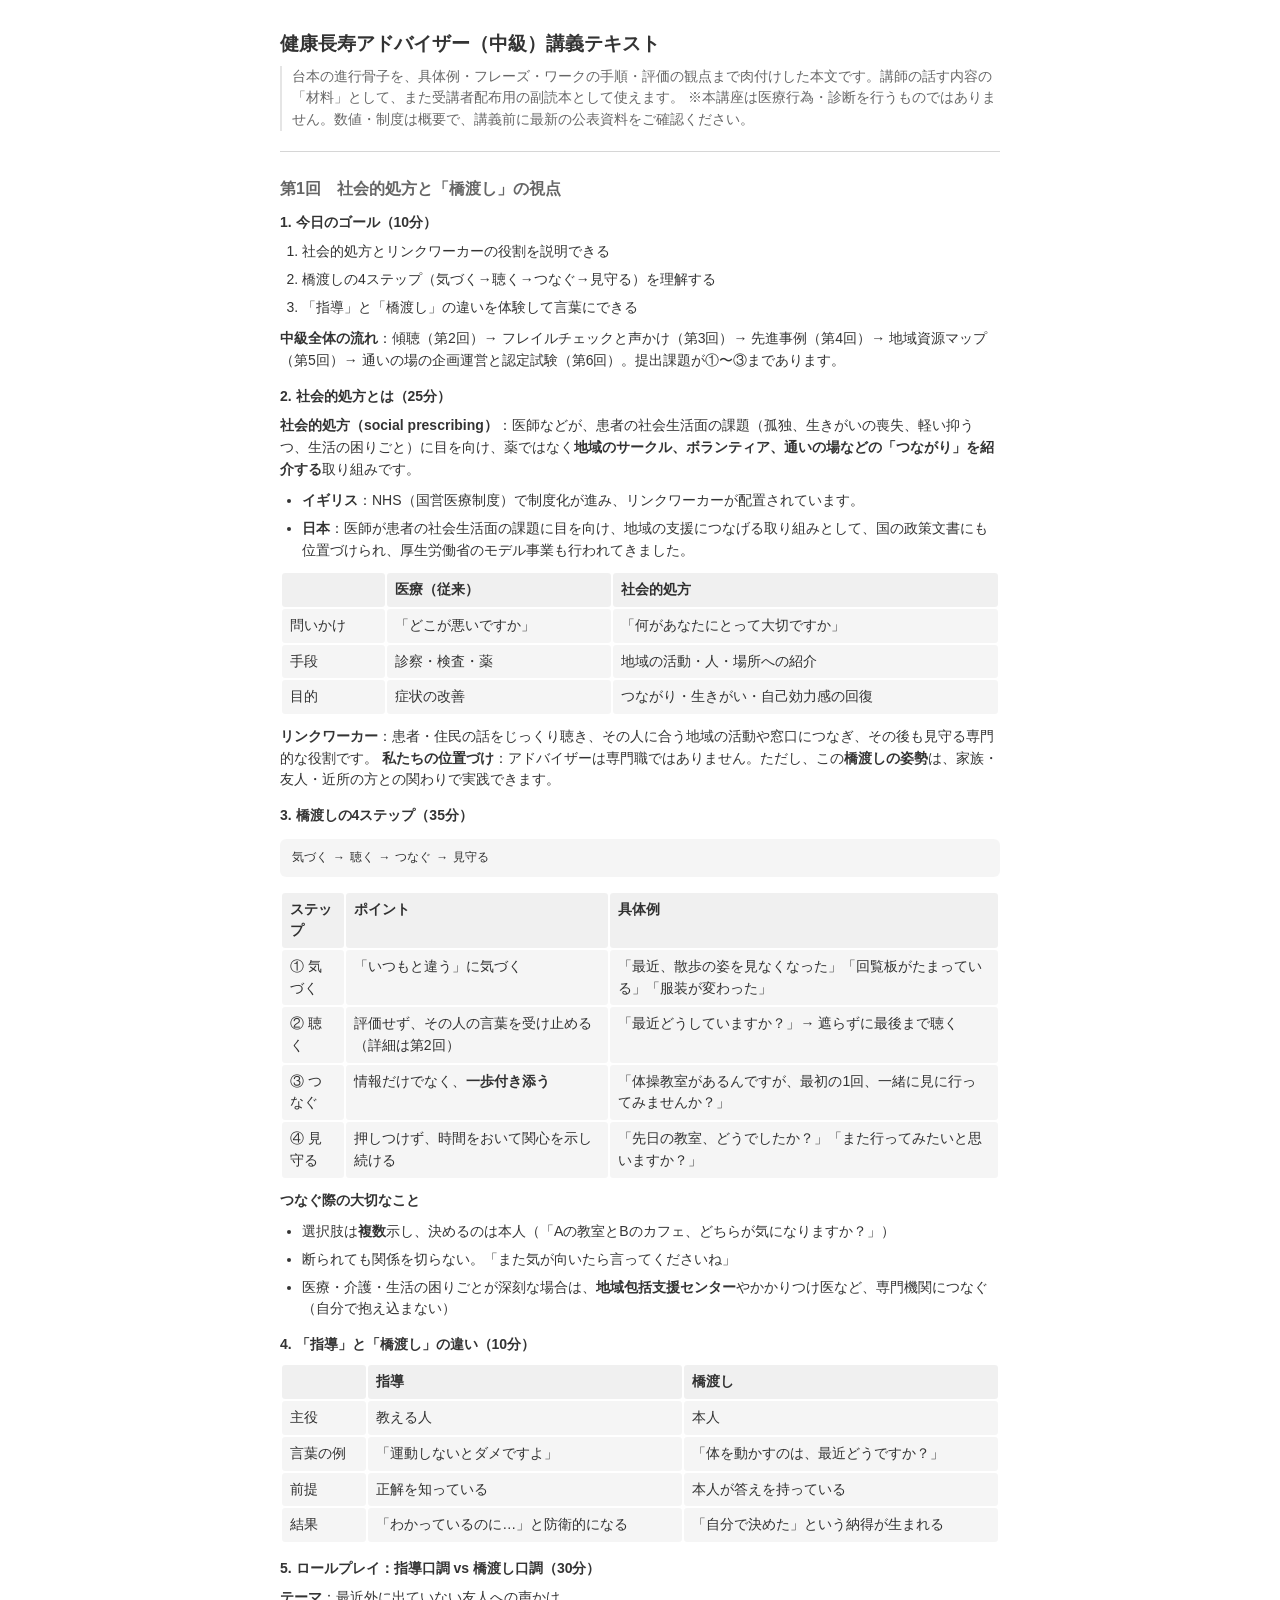
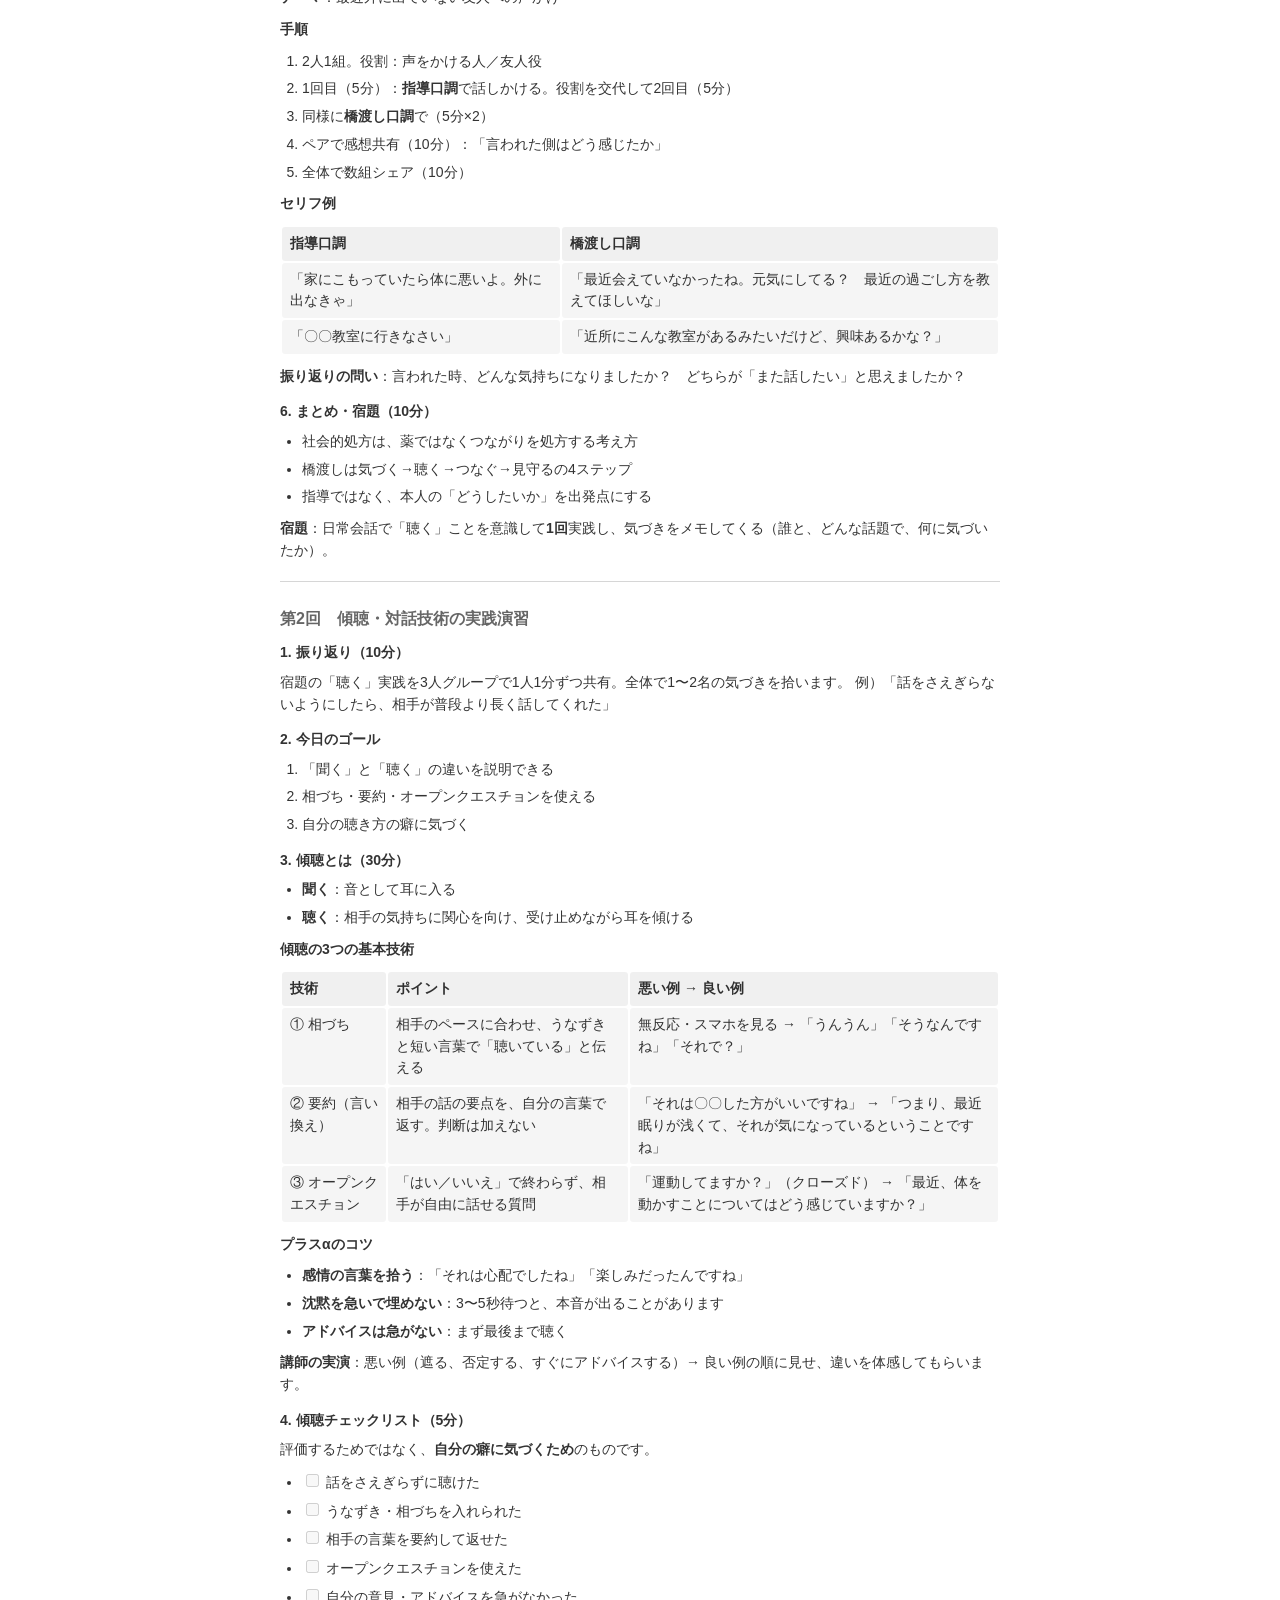
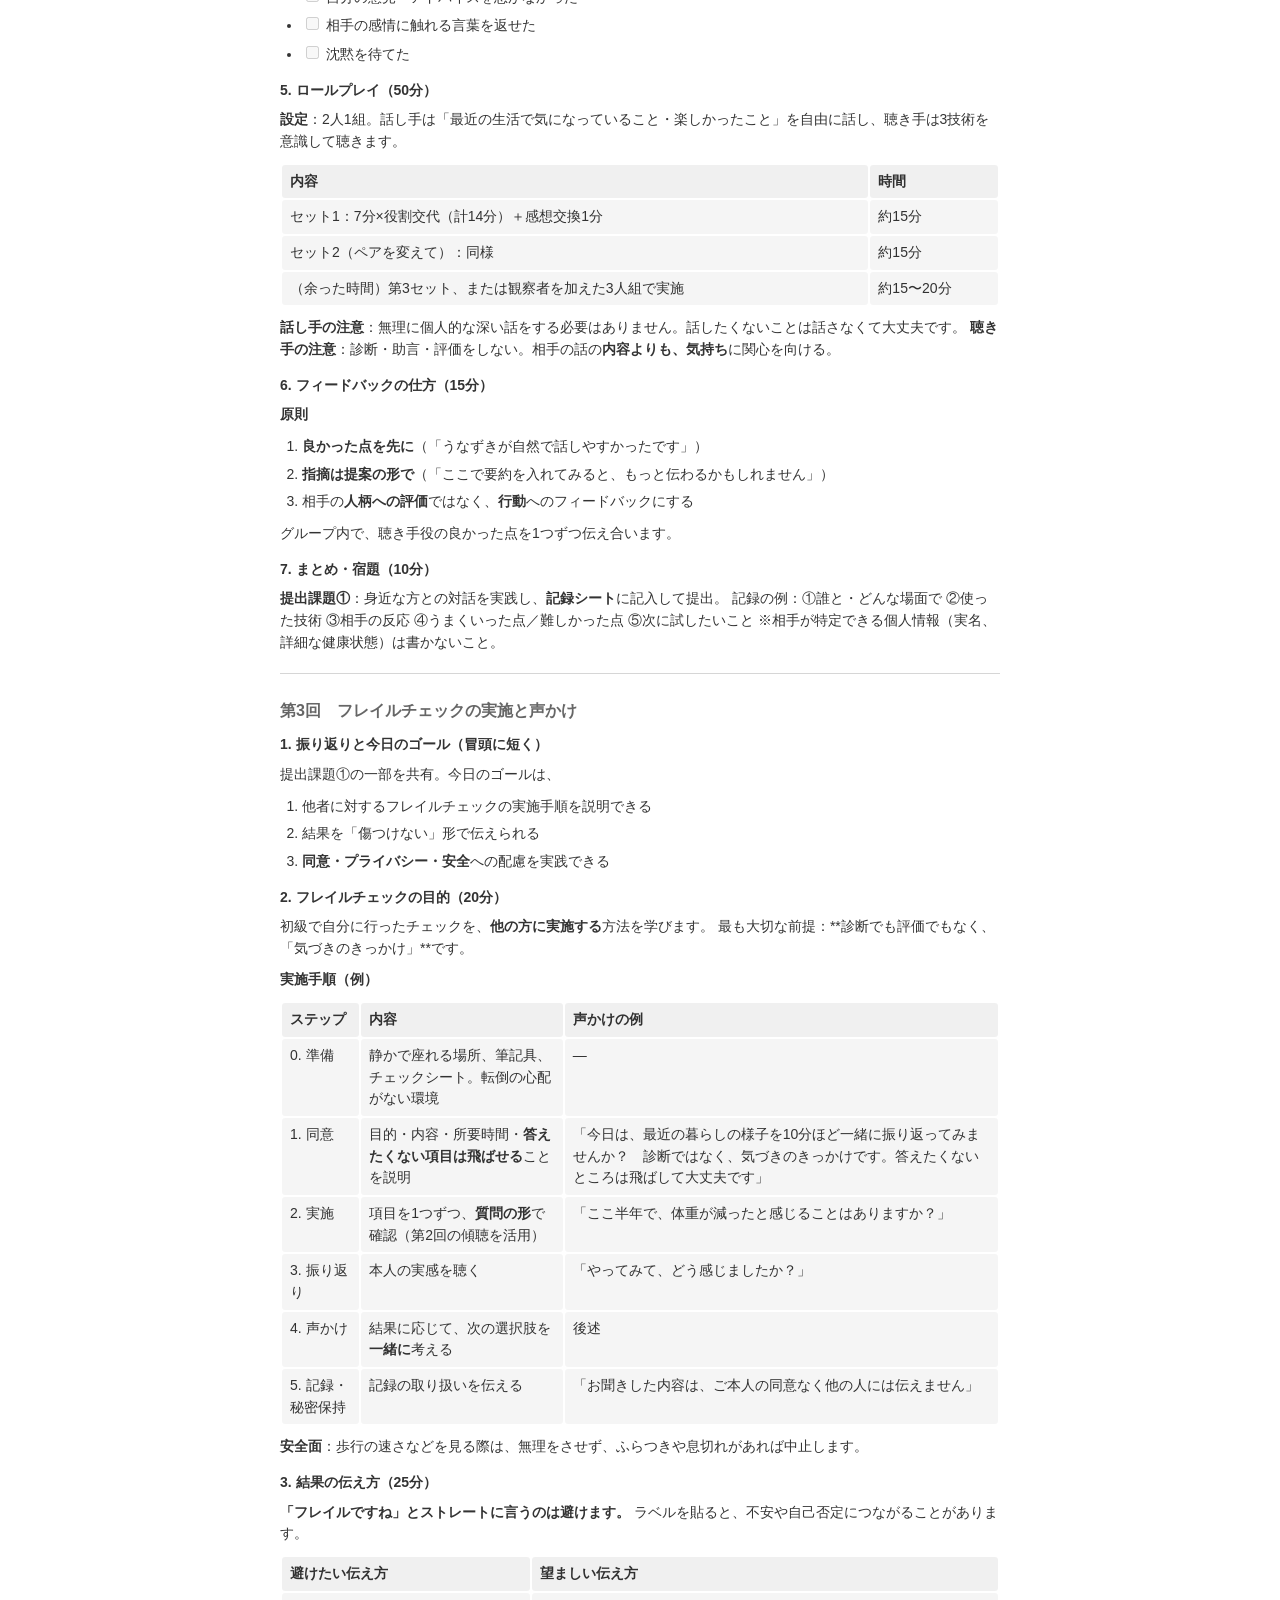
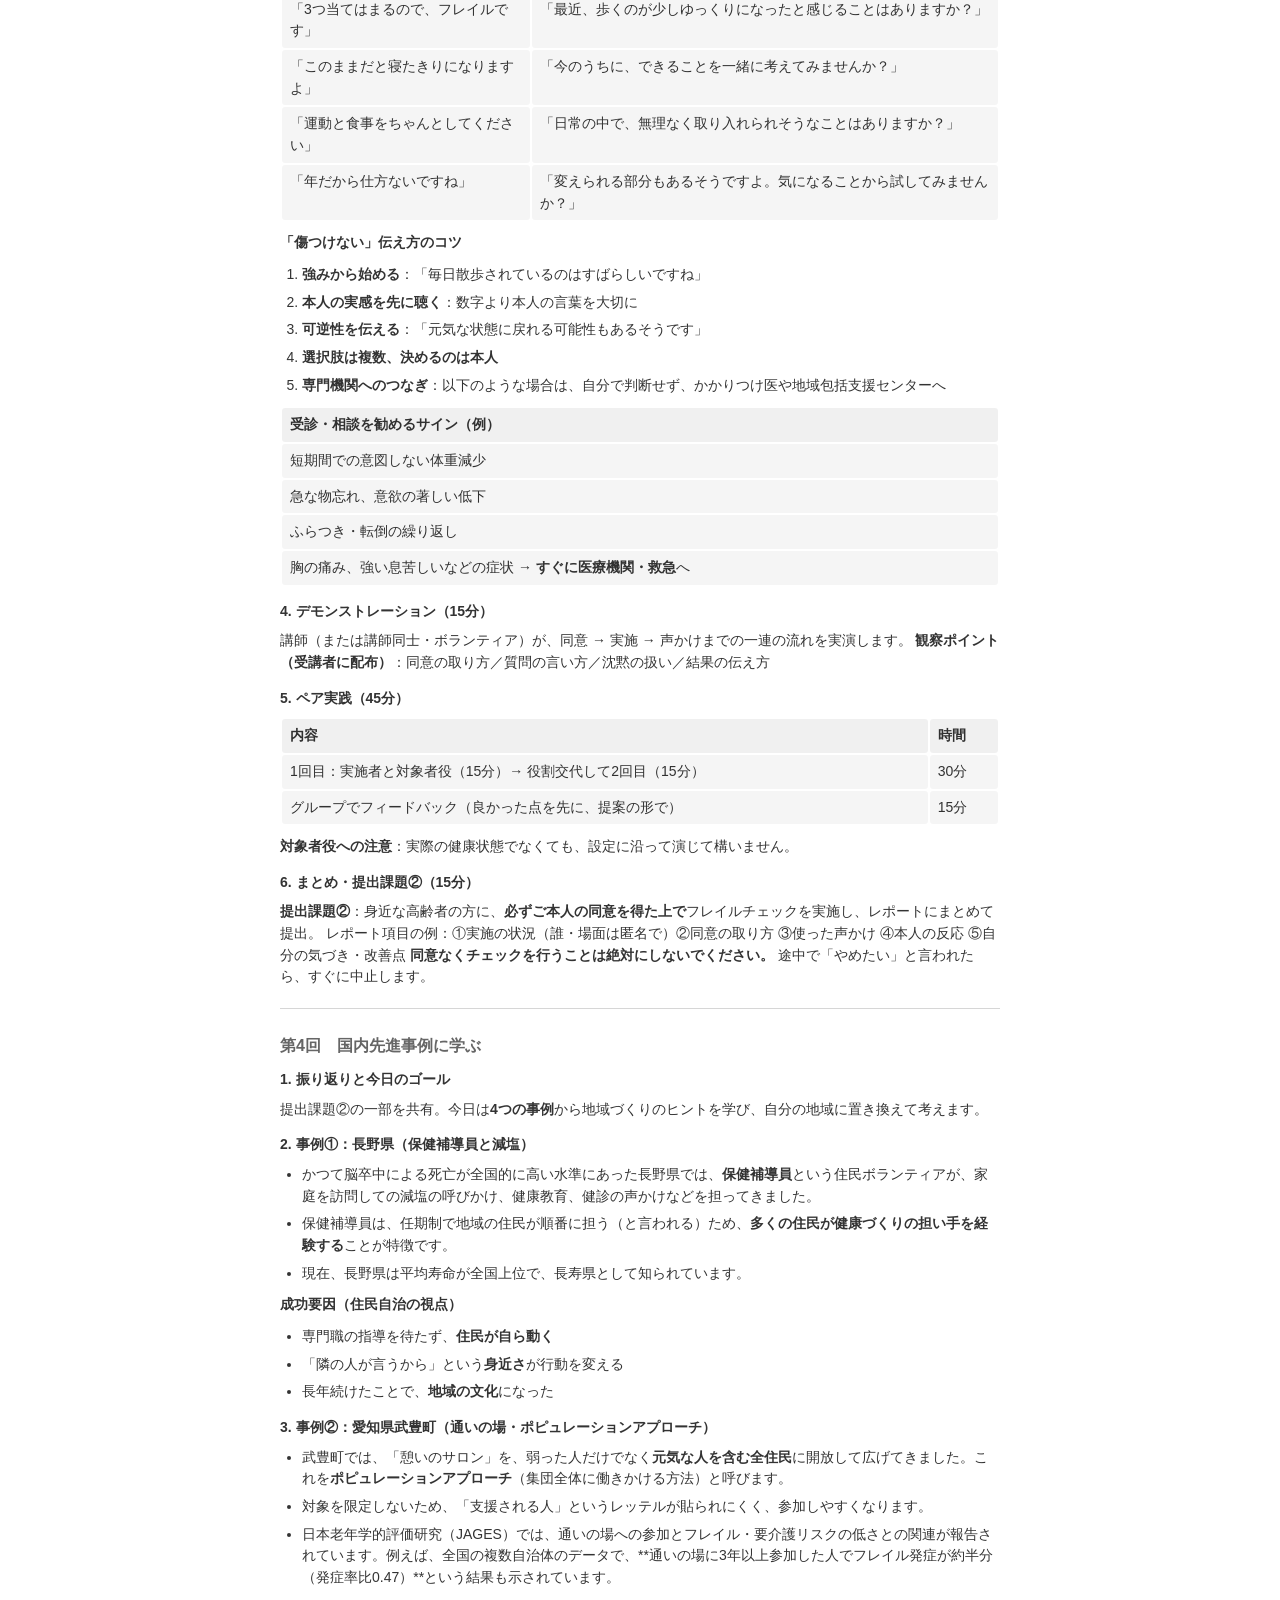
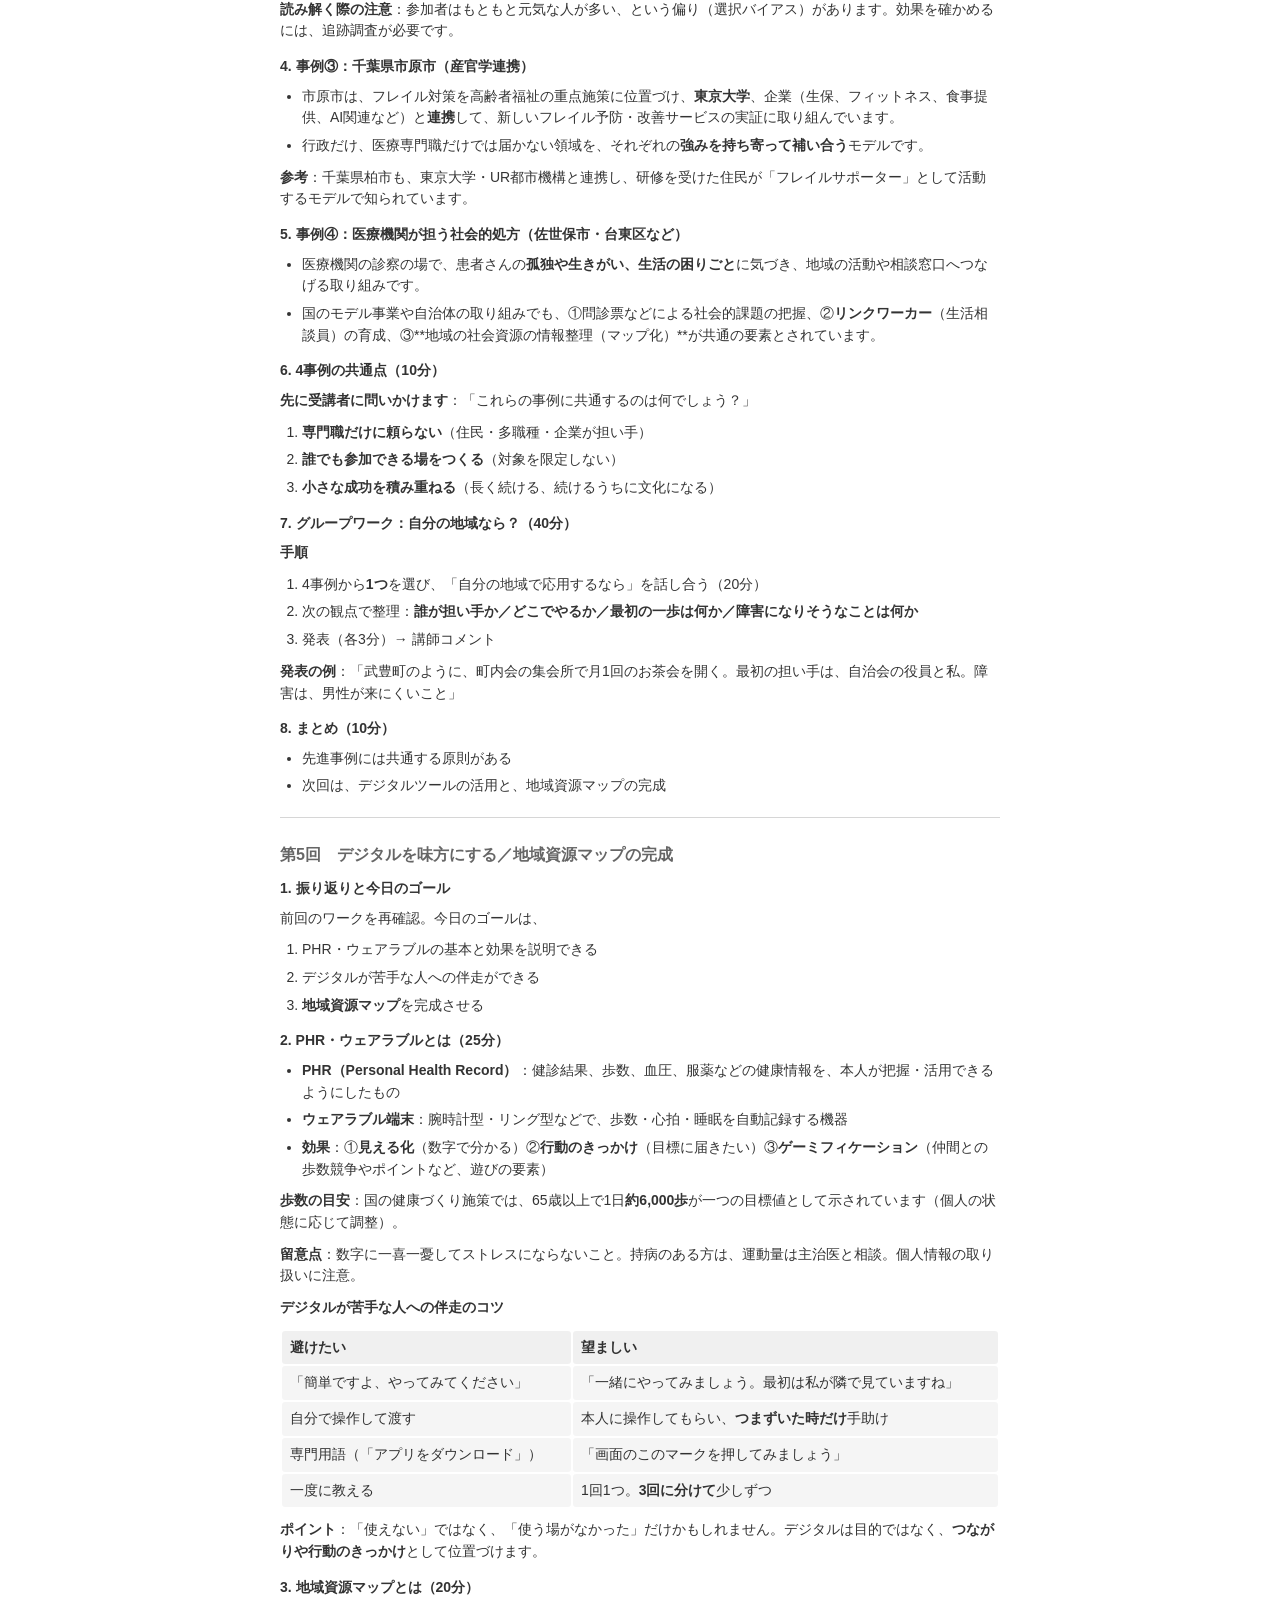
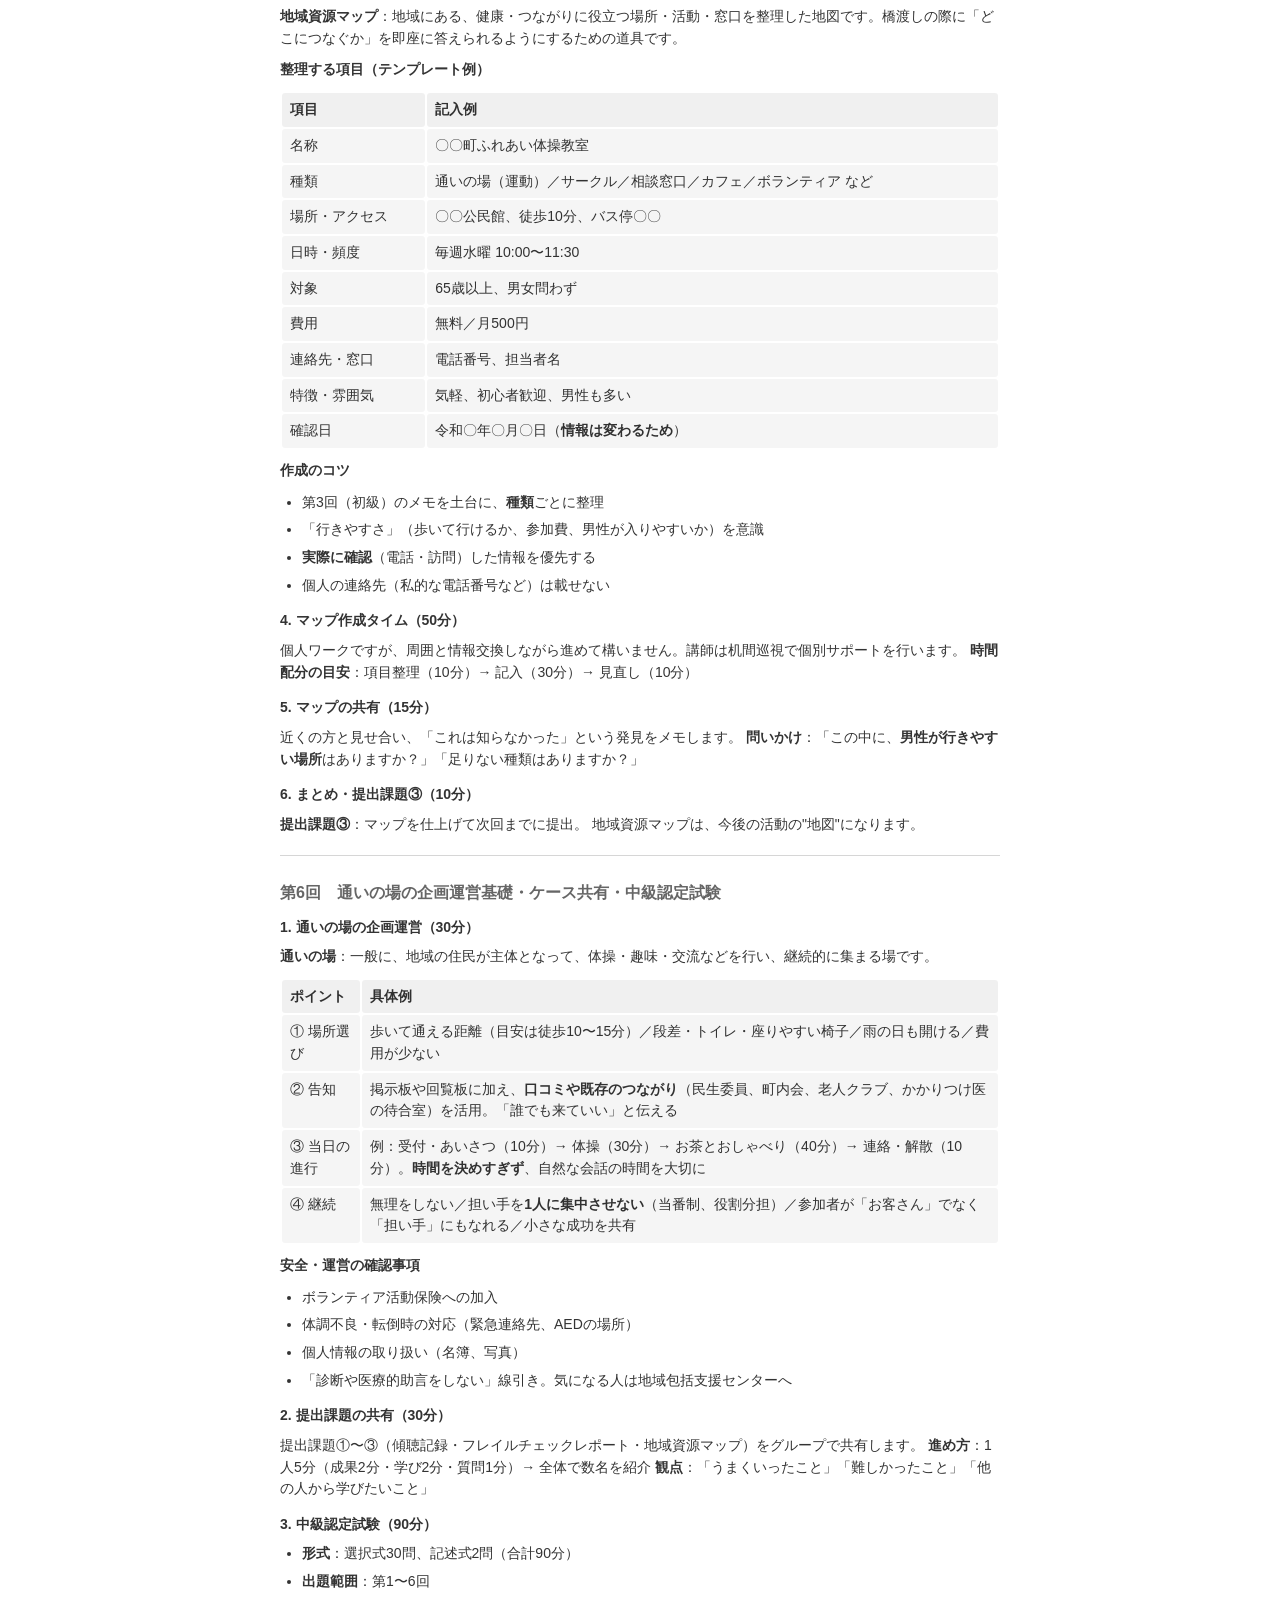
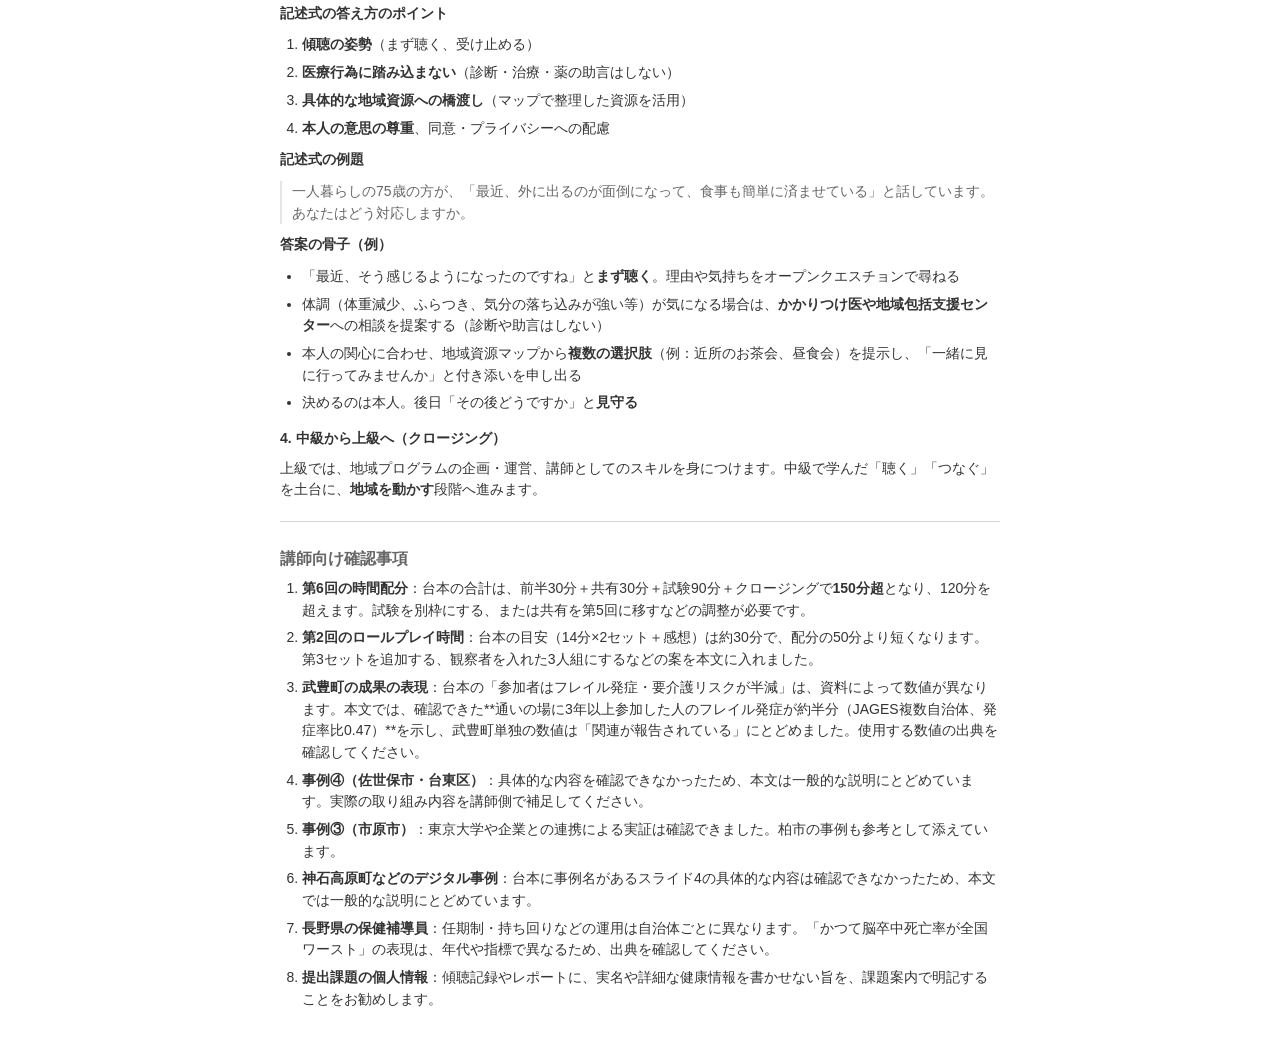
<file: 健康長寿アドバイザー（中級）講義テキスト.html>
<!doctype html><html><head><meta charset=utf8><meta name=viewport content="width=device-width,initial-scale=1,viewport-fit=cover"><style>:root{box-sizing:border-box;padding-top:env(safe-area-inset-top,0px);padding-bottom:env(safe-area-inset-bottom,0px)}html{scroll-padding-top:env(safe-area-inset-top,0px)}</style><style>:root{color-scheme:light dark;--md-bg:#fff;--md-text:rgba(0,0,0,.8);--md-muted:rgba(0,0,0,.6);--md-fill:rgba(0,0,0,.04);--md-fill-strong:rgba(0,0,0,.06);--md-rule:rgba(0,0,0,.1);--md-rule-strong:rgba(0,0,0,.16);--md-link:hsl(210 100% 45%)}@media (prefers-color-scheme:dark){:root:where(:not([data-theme="light"])){--md-bg:#0d0d0d;--md-text:rgba(255,255,255,.85);--md-muted:rgba(255,255,255,.6);--md-fill:rgba(255,255,255,.06);--md-fill-strong:rgba(255,255,255,.09);--md-rule:rgba(255,255,255,.14);--md-rule-strong:rgba(255,255,255,.22);--md-link:hsl(210 100% 72%)}}:root[data-theme="dark"]{color-scheme:dark;--md-bg:#0d0d0d;--md-text:rgba(255,255,255,.85);--md-muted:rgba(255,255,255,.6);--md-fill:rgba(255,255,255,.06);--md-fill-strong:rgba(255,255,255,.09);--md-rule:rgba(255,255,255,.14);--md-rule-strong:rgba(255,255,255,.22);--md-link:hsl(210 100% 72%)}:root[data-theme="light"]{color-scheme:light}@media print{:root,:root[data-theme="dark"]{color-scheme:light;--md-bg:#fff;--md-text:rgba(0,0,0,.8);--md-muted:rgba(0,0,0,.6);--md-fill:rgba(0,0,0,.04);--md-fill-strong:rgba(0,0,0,.06);--md-rule:rgba(0,0,0,.1);--md-rule-strong:rgba(0,0,0,.16);--md-link:hsl(210 100% 45%)}}body{background:var(--md-bg);color:var(--md-text);max-width:720px;margin:0 auto;padding:32px;display:flex;flex-direction:column;gap:10px;font:14px/1.55 -apple-system,BlinkMacSystemFont,'SF Pro','Segoe UI',sans-serif;overflow-wrap:break-word}body>:first-child{margin-top:0}h1,h2,h3,h4,h5,h6{margin:6px 0 0;line-height:1.25;font-weight:600;text-wrap:balance}h1{font-size:1.35em}h2{font-size:1.15em;color:var(--md-muted)}h3,h4,h5,h6{font-size:1em}p,ul,ol,blockquote,table,pre,hr{margin:0}strong{font-weight:600}a{color:var(--md-link);text-decoration:none}a:hover{text-decoration:underline}ul,ol{display:flex;flex-direction:column;gap:6px;padding-left:22px}ul{list-style:disc}ol{list-style:decimal}:is(li,td,th)>*+:is(p,ul,ol,blockquote){margin-top:6px}blockquote{display:flex;flex-direction:column;gap:10px;border-left:2px solid var(--md-rule);padding-left:10px;color:var(--md-muted)}:not(pre)>code{background:var(--md-fill);padding:1px 3px;border-radius:4px;font:.92em 'SF Mono',ui-monospace,Menlo,Consolas,monospace}a>code{background:none;color:inherit}pre{background:var(--md-fill);padding:10px 12px;border-radius:6px;overflow-x:auto;font:12px/1.5 'SF Mono',ui-monospace,Menlo,Consolas,monospace;margin-block:4px}pre code{background:none;padding:0;font:inherit}table{width:100%;border-collapse:separate;border-spacing:2px;font:inherit}th,td{padding:6px 8px;border-radius:3px;text-align:left;vertical-align:top}th{background:var(--md-fill-strong);font-weight:600}td{background:var(--md-fill)}:is(th,td) :not(pre)>code{background:transparent}hr{border:0;border-top:1px solid var(--md-rule-strong);margin-block:10px}img{max-width:100%;height:auto;border-radius:4px}</style>
</head><body>
<h1>健康長寿アドバイザー（中級）講義テキスト</h1>
<blockquote>
<p>台本の進行骨子を、具体例・フレーズ・ワークの手順・評価の観点まで肉付けした本文です。講師の話す内容の「材料」として、また受講者配布用の副読本として使えます。
※本講座は医療行為・診断を行うものではありません。数値・制度は概要で、講義前に最新の公表資料をご確認ください。</p>
</blockquote>
<hr>
<h2>第1回　社会的処方と「橋渡し」の視点</h2>
<h3>1. 今日のゴール（10分）</h3>
<ol>
<li>社会的処方とリンクワーカーの役割を説明できる</li>
<li>橋渡しの4ステップ（気づく→聴く→つなぐ→見守る）を理解する</li>
<li>「指導」と「橋渡し」の違いを体験して言葉にできる</li>
</ol>
<p><strong>中級全体の流れ</strong>：傾聴（第2回）→ フレイルチェックと声かけ（第3回）→ 先進事例（第4回）→ 地域資源マップ（第5回）→ 通いの場の企画運営と認定試験（第6回）。提出課題が①〜③まであります。</p>
<h3>2. 社会的処方とは（25分）</h3>
<p><strong>社会的処方（social prescribing）</strong>：医師などが、患者の社会生活面の課題（孤独、生きがいの喪失、軽い抑うつ、生活の困りごと）に目を向け、薬ではなく<strong>地域のサークル、ボランティア、通いの場などの「つながり」を紹介する</strong>取り組みです。</p>
<ul>
<li><strong>イギリス</strong>：NHS（国営医療制度）で制度化が進み、リンクワーカーが配置されています。</li>
<li><strong>日本</strong>：医師が患者の社会生活面の課題に目を向け、地域の支援につなげる取り組みとして、国の政策文書にも位置づけられ、厚生労働省のモデル事業も行われてきました。</li>
</ul>
<table>
<thead>
<tr>
<th></th>
<th>医療（従来）</th>
<th>社会的処方</th>
</tr>
</thead>
<tbody>
<tr>
<td>問いかけ</td>
<td>「どこが悪いですか」</td>
<td>「何があなたにとって大切ですか」</td>
</tr>
<tr>
<td>手段</td>
<td>診察・検査・薬</td>
<td>地域の活動・人・場所への紹介</td>
</tr>
<tr>
<td>目的</td>
<td>症状の改善</td>
<td>つながり・生きがい・自己効力感の回復</td>
</tr>
</tbody>
</table>
<p><strong>リンクワーカー</strong>：患者・住民の話をじっくり聴き、その人に合う地域の活動や窓口につなぎ、その後も見守る専門的な役割です。
<strong>私たちの位置づけ</strong>：アドバイザーは専門職ではありません。ただし、この<strong>橋渡しの姿勢</strong>は、家族・友人・近所の方との関わりで実践できます。</p>
<h3>3. 橋渡しの4ステップ（35分）</h3>
<pre><code>気づく → 聴く → つなぐ → 見守る
</code></pre>
<table>
<thead>
<tr>
<th>ステップ</th>
<th>ポイント</th>
<th>具体例</th>
</tr>
</thead>
<tbody>
<tr>
<td>① 気づく</td>
<td>「いつもと違う」に気づく</td>
<td>「最近、散歩の姿を見なくなった」「回覧板がたまっている」「服装が変わった」</td>
</tr>
<tr>
<td>② 聴く</td>
<td>評価せず、その人の言葉を受け止める（詳細は第2回）</td>
<td>「最近どうしていますか？」→ 遮らずに最後まで聴く</td>
</tr>
<tr>
<td>③ つなぐ</td>
<td>情報だけでなく、<strong>一歩付き添う</strong></td>
<td>「体操教室があるんですが、最初の1回、一緒に見に行ってみませんか？」</td>
</tr>
<tr>
<td>④ 見守る</td>
<td>押しつけず、時間をおいて関心を示し続ける</td>
<td>「先日の教室、どうでしたか？」「また行ってみたいと思いますか？」</td>
</tr>
</tbody>
</table>
<p><strong>つなぐ際の大切なこと</strong></p>
<ul>
<li>選択肢は<strong>複数</strong>示し、決めるのは本人（「Aの教室とBのカフェ、どちらが気になりますか？」）</li>
<li>断られても関係を切らない。「また気が向いたら言ってくださいね」</li>
<li>医療・介護・生活の困りごとが深刻な場合は、<strong>地域包括支援センター</strong>やかかりつけ医など、専門機関につなぐ（自分で抱え込まない）</li>
</ul>
<h3>4. 「指導」と「橋渡し」の違い（10分）</h3>
<table>
<thead>
<tr>
<th></th>
<th>指導</th>
<th>橋渡し</th>
</tr>
</thead>
<tbody>
<tr>
<td>主役</td>
<td>教える人</td>
<td>本人</td>
</tr>
<tr>
<td>言葉の例</td>
<td>「運動しないとダメですよ」</td>
<td>「体を動かすのは、最近どうですか？」</td>
</tr>
<tr>
<td>前提</td>
<td>正解を知っている</td>
<td>本人が答えを持っている</td>
</tr>
<tr>
<td>結果</td>
<td>「わかっているのに…」と防衛的になる</td>
<td>「自分で決めた」という納得が生まれる</td>
</tr>
</tbody>
</table>
<h3>5. ロールプレイ：指導口調 vs 橋渡し口調（30分）</h3>
<p><strong>テーマ</strong>：最近外に出ていない友人への声かけ</p>
<p><strong>手順</strong></p>
<ol>
<li>2人1組。役割：声をかける人／友人役</li>
<li>1回目（5分）：<strong>指導口調</strong>で話しかける。役割を交代して2回目（5分）</li>
<li>同様に<strong>橋渡し口調</strong>で（5分×2）</li>
<li>ペアで感想共有（10分）：「言われた側はどう感じたか」</li>
<li>全体で数組シェア（10分）</li>
</ol>
<p><strong>セリフ例</strong></p>
<table>
<thead>
<tr>
<th>指導口調</th>
<th>橋渡し口調</th>
</tr>
</thead>
<tbody>
<tr>
<td>「家にこもっていたら体に悪いよ。外に出なきゃ」</td>
<td>「最近会えていなかったね。元気にしてる？　最近の過ごし方を教えてほしいな」</td>
</tr>
<tr>
<td>「〇〇教室に行きなさい」</td>
<td>「近所にこんな教室があるみたいだけど、興味あるかな？」</td>
</tr>
</tbody>
</table>
<p><strong>振り返りの問い</strong>：言われた時、どんな気持ちになりましたか？　どちらが「また話したい」と思えましたか？</p>
<h3>6. まとめ・宿題（10分）</h3>
<ul>
<li>社会的処方は、薬ではなくつながりを処方する考え方</li>
<li>橋渡しは気づく→聴く→つなぐ→見守るの4ステップ</li>
<li>指導ではなく、本人の「どうしたいか」を出発点にする</li>
</ul>
<p><strong>宿題</strong>：日常会話で「聴く」ことを意識して<strong>1回</strong>実践し、気づきをメモしてくる（誰と、どんな話題で、何に気づいたか）。</p>
<hr>
<h2>第2回　傾聴・対話技術の実践演習</h2>
<h3>1. 振り返り（10分）</h3>
<p>宿題の「聴く」実践を3人グループで1人1分ずつ共有。全体で1〜2名の気づきを拾います。
例）「話をさえぎらないようにしたら、相手が普段より長く話してくれた」</p>
<h3>2. 今日のゴール</h3>
<ol>
<li>「聞く」と「聴く」の違いを説明できる</li>
<li>相づち・要約・オープンクエスチョンを使える</li>
<li>自分の聴き方の癖に気づく</li>
</ol>
<h3>3. 傾聴とは（30分）</h3>
<ul>
<li><strong>聞く</strong>：音として耳に入る</li>
<li><strong>聴く</strong>：相手の気持ちに関心を向け、受け止めながら耳を傾ける</li>
</ul>
<p><strong>傾聴の3つの基本技術</strong></p>
<table>
<thead>
<tr>
<th>技術</th>
<th>ポイント</th>
<th>悪い例 → 良い例</th>
</tr>
</thead>
<tbody>
<tr>
<td>① 相づち</td>
<td>相手のペースに合わせ、うなずきと短い言葉で「聴いている」と伝える</td>
<td>無反応・スマホを見る → 「うんうん」「そうなんですね」「それで？」</td>
</tr>
<tr>
<td>② 要約（言い換え）</td>
<td>相手の話の要点を、自分の言葉で返す。判断は加えない</td>
<td>「それは〇〇した方がいいですね」 → 「つまり、最近眠りが浅くて、それが気になっているということですね」</td>
</tr>
<tr>
<td>③ オープンクエスチョン</td>
<td>「はい／いいえ」で終わらず、相手が自由に話せる質問</td>
<td>「運動してますか？」（クローズド） → 「最近、体を動かすことについてはどう感じていますか？」</td>
</tr>
</tbody>
</table>
<p><strong>プラスαのコツ</strong></p>
<ul>
<li><strong>感情の言葉を拾う</strong>：「それは心配でしたね」「楽しみだったんですね」</li>
<li><strong>沈黙を急いで埋めない</strong>：3〜5秒待つと、本音が出ることがあります</li>
<li><strong>アドバイスは急がない</strong>：まず最後まで聴く</li>
</ul>
<p><strong>講師の実演</strong>：悪い例（遮る、否定する、すぐにアドバイスする）→ 良い例の順に見せ、違いを体感してもらいます。</p>
<h3>4. 傾聴チェックリスト（5分）</h3>
<p>評価するためではなく、<strong>自分の癖に気づくため</strong>のものです。</p>
<ul>
<li><input disabled="" type="checkbox"> 話をさえぎらずに聴けた</li>
<li><input disabled="" type="checkbox"> うなずき・相づちを入れられた</li>
<li><input disabled="" type="checkbox"> 相手の言葉を要約して返せた</li>
<li><input disabled="" type="checkbox"> オープンクエスチョンを使えた</li>
<li><input disabled="" type="checkbox"> 自分の意見・アドバイスを急がなかった</li>
<li><input disabled="" type="checkbox"> 相手の感情に触れる言葉を返せた</li>
<li><input disabled="" type="checkbox"> 沈黙を待てた</li>
</ul>
<h3>5. ロールプレイ（50分）</h3>
<p><strong>設定</strong>：2人1組。話し手は「最近の生活で気になっていること・楽しかったこと」を自由に話し、聴き手は3技術を意識して聴きます。</p>
<table>
<thead>
<tr>
<th>内容</th>
<th>時間</th>
</tr>
</thead>
<tbody>
<tr>
<td>セット1：7分×役割交代（計14分）＋感想交換1分</td>
<td>約15分</td>
</tr>
<tr>
<td>セット2（ペアを変えて）：同様</td>
<td>約15分</td>
</tr>
<tr>
<td>（余った時間）第3セット、または観察者を加えた3人組で実施</td>
<td>約15〜20分</td>
</tr>
</tbody>
</table>
<p><strong>話し手の注意</strong>：無理に個人的な深い話をする必要はありません。話したくないことは話さなくて大丈夫です。
<strong>聴き手の注意</strong>：診断・助言・評価をしない。相手の話の<strong>内容よりも、気持ち</strong>に関心を向ける。</p>
<h3>6. フィードバックの仕方（15分）</h3>
<p><strong>原則</strong></p>
<ol>
<li><strong>良かった点を先に</strong>（「うなずきが自然で話しやすかったです」）</li>
<li><strong>指摘は提案の形で</strong>（「ここで要約を入れてみると、もっと伝わるかもしれません」）</li>
<li>相手の<strong>人柄への評価</strong>ではなく、<strong>行動</strong>へのフィードバックにする</li>
</ol>
<p>グループ内で、聴き手役の良かった点を1つずつ伝え合います。</p>
<h3>7. まとめ・宿題（10分）</h3>
<p><strong>提出課題①</strong>：身近な方との対話を実践し、<strong>記録シート</strong>に記入して提出。
記録の例：①誰と・どんな場面で ②使った技術 ③相手の反応 ④うまくいった点／難しかった点 ⑤次に試したいこと
※相手が特定できる個人情報（実名、詳細な健康状態）は書かないこと。</p>
<hr>
<h2>第3回　フレイルチェックの実施と声かけ</h2>
<h3>1. 振り返りと今日のゴール（冒頭に短く）</h3>
<p>提出課題①の一部を共有。今日のゴールは、</p>
<ol>
<li>他者に対するフレイルチェックの実施手順を説明できる</li>
<li>結果を「傷つけない」形で伝えられる</li>
<li><strong>同意・プライバシー・安全</strong>への配慮を実践できる</li>
</ol>
<h3>2. フレイルチェックの目的（20分）</h3>
<p>初級で自分に行ったチェックを、<strong>他の方に実施する</strong>方法を学びます。
最も大切な前提：**診断でも評価でもなく、「気づきのきっかけ」**です。</p>
<p><strong>実施手順（例）</strong></p>
<table>
<thead>
<tr>
<th>ステップ</th>
<th>内容</th>
<th>声かけの例</th>
</tr>
</thead>
<tbody>
<tr>
<td>0. 準備</td>
<td>静かで座れる場所、筆記具、チェックシート。転倒の心配がない環境</td>
<td>—</td>
</tr>
<tr>
<td>1. 同意</td>
<td>目的・内容・所要時間・<strong>答えたくない項目は飛ばせる</strong>ことを説明</td>
<td>「今日は、最近の暮らしの様子を10分ほど一緒に振り返ってみませんか？　診断ではなく、気づきのきっかけです。答えたくないところは飛ばして大丈夫です」</td>
</tr>
<tr>
<td>2. 実施</td>
<td>項目を1つずつ、<strong>質問の形</strong>で確認（第2回の傾聴を活用）</td>
<td>「ここ半年で、体重が減ったと感じることはありますか？」</td>
</tr>
<tr>
<td>3. 振り返り</td>
<td>本人の実感を聴く</td>
<td>「やってみて、どう感じましたか？」</td>
</tr>
<tr>
<td>4. 声かけ</td>
<td>結果に応じて、次の選択肢を<strong>一緒に</strong>考える</td>
<td>後述</td>
</tr>
<tr>
<td>5. 記録・秘密保持</td>
<td>記録の取り扱いを伝える</td>
<td>「お聞きした内容は、ご本人の同意なく他の人には伝えません」</td>
</tr>
</tbody>
</table>
<p><strong>安全面</strong>：歩行の速さなどを見る際は、無理をさせず、ふらつきや息切れがあれば中止します。</p>
<h3>3. 結果の伝え方（25分）</h3>
<p><strong>「フレイルですね」とストレートに言うのは避けます。</strong> ラベルを貼ると、不安や自己否定につながることがあります。</p>
<table>
<thead>
<tr>
<th>避けたい伝え方</th>
<th>望ましい伝え方</th>
</tr>
</thead>
<tbody>
<tr>
<td>「3つ当てはまるので、フレイルです」</td>
<td>「最近、歩くのが少しゆっくりになったと感じることはありますか？」</td>
</tr>
<tr>
<td>「このままだと寝たきりになりますよ」</td>
<td>「今のうちに、できることを一緒に考えてみませんか？」</td>
</tr>
<tr>
<td>「運動と食事をちゃんとしてください」</td>
<td>「日常の中で、無理なく取り入れられそうなことはありますか？」</td>
</tr>
<tr>
<td>「年だから仕方ないですね」</td>
<td>「変えられる部分もあるそうですよ。気になることから試してみませんか？」</td>
</tr>
</tbody>
</table>
<p><strong>「傷つけない」伝え方のコツ</strong></p>
<ol>
<li><strong>強みから始める</strong>：「毎日散歩されているのはすばらしいですね」</li>
<li><strong>本人の実感を先に聴く</strong>：数字より本人の言葉を大切に</li>
<li><strong>可逆性を伝える</strong>：「元気な状態に戻れる可能性もあるそうです」</li>
<li><strong>選択肢は複数、決めるのは本人</strong></li>
<li><strong>専門機関へのつなぎ</strong>：以下のような場合は、自分で判断せず、かかりつけ医や地域包括支援センターへ</li>
</ol>
<table>
<thead>
<tr>
<th>受診・相談を勧めるサイン（例）</th>
</tr>
</thead>
<tbody>
<tr>
<td>短期間での意図しない体重減少</td>
</tr>
<tr>
<td>急な物忘れ、意欲の著しい低下</td>
</tr>
<tr>
<td>ふらつき・転倒の繰り返し</td>
</tr>
<tr>
<td>胸の痛み、強い息苦しいなどの症状 → <strong>すぐに医療機関・救急</strong>へ</td>
</tr>
</tbody>
</table>
<h3>4. デモンストレーション（15分）</h3>
<p>講師（または講師同士・ボランティア）が、同意 → 実施 → 声かけまでの一連の流れを実演します。
<strong>観察ポイント（受講者に配布）</strong>：同意の取り方／質問の言い方／沈黙の扱い／結果の伝え方</p>
<h3>5. ペア実践（45分）</h3>
<table>
<thead>
<tr>
<th>内容</th>
<th>時間</th>
</tr>
</thead>
<tbody>
<tr>
<td>1回目：実施者と対象者役（15分）→ 役割交代して2回目（15分）</td>
<td>30分</td>
</tr>
<tr>
<td>グループでフィードバック（良かった点を先に、提案の形で）</td>
<td>15分</td>
</tr>
</tbody>
</table>
<p><strong>対象者役への注意</strong>：実際の健康状態でなくても、設定に沿って演じて構いません。</p>
<h3>6. まとめ・提出課題②（15分）</h3>
<p><strong>提出課題②</strong>：身近な高齢者の方に、<strong>必ずご本人の同意を得た上で</strong>フレイルチェックを実施し、レポートにまとめて提出。
レポート項目の例：①実施の状況（誰・場面は匿名で）②同意の取り方 ③使った声かけ ④本人の反応 ⑤自分の気づき・改善点
<strong>同意なくチェックを行うことは絶対にしないでください。</strong> 途中で「やめたい」と言われたら、すぐに中止します。</p>
<hr>
<h2>第4回　国内先進事例に学ぶ</h2>
<h3>1. 振り返りと今日のゴール</h3>
<p>提出課題②の一部を共有。今日は<strong>4つの事例</strong>から地域づくりのヒントを学び、自分の地域に置き換えて考えます。</p>
<h3>2. 事例①：長野県（保健補導員と減塩）</h3>
<ul>
<li>かつて脳卒中による死亡が全国的に高い水準にあった長野県では、<strong>保健補導員</strong>という住民ボランティアが、家庭を訪問しての減塩の呼びかけ、健康教育、健診の声かけなどを担ってきました。</li>
<li>保健補導員は、任期制で地域の住民が順番に担う（と言われる）ため、<strong>多くの住民が健康づくりの担い手を経験する</strong>ことが特徴です。</li>
<li>現在、長野県は平均寿命が全国上位で、長寿県として知られています。</li>
</ul>
<p><strong>成功要因（住民自治の視点）</strong></p>
<ul>
<li>専門職の指導を待たず、<strong>住民が自ら動く</strong></li>
<li>「隣の人が言うから」という<strong>身近さ</strong>が行動を変える</li>
<li>長年続けたことで、<strong>地域の文化</strong>になった</li>
</ul>
<h3>3. 事例②：愛知県武豊町（通いの場・ポピュレーションアプローチ）</h3>
<ul>
<li>武豊町では、「憩いのサロン」を、弱った人だけでなく<strong>元気な人を含む全住民</strong>に開放して広げてきました。これを<strong>ポピュレーションアプローチ</strong>（集団全体に働きかける方法）と呼びます。</li>
<li>対象を限定しないため、「支援される人」というレッテルが貼られにくく、参加しやすくなります。</li>
<li>日本老年学的評価研究（JAGES）では、通いの場への参加とフレイル・要介護リスクの低さとの関連が報告されています。例えば、全国の複数自治体のデータで、**通いの場に3年以上参加した人でフレイル発症が約半分（発症率比0.47）**という結果も示されています。</li>
</ul>
<p><strong>読み解く際の注意</strong>：参加者はもともと元気な人が多い、という偏り（選択バイアス）があります。効果を確かめるには、追跡調査が必要です。</p>
<h3>4. 事例③：千葉県市原市（産官学連携）</h3>
<ul>
<li>市原市は、フレイル対策を高齢者福祉の重点施策に位置づけ、<strong>東京大学</strong>、企業（生保、フィットネス、食事提供、AI関連など）と<strong>連携</strong>して、新しいフレイル予防・改善サービスの実証に取り組んでいます。</li>
<li>行政だけ、医療専門職だけでは届かない領域を、それぞれの<strong>強みを持ち寄って補い合う</strong>モデルです。</li>
</ul>
<p><strong>参考</strong>：千葉県柏市も、東京大学・UR都市機構と連携し、研修を受けた住民が「フレイルサポーター」として活動するモデルで知られています。</p>
<h3>5. 事例④：医療機関が担う社会的処方（佐世保市・台東区など）</h3>
<ul>
<li>医療機関の診察の場で、患者さんの<strong>孤独や生きがい、生活の困りごと</strong>に気づき、地域の活動や相談窓口へつなげる取り組みです。</li>
<li>国のモデル事業や自治体の取り組みでも、①問診票などによる社会的課題の把握、②<strong>リンクワーカー</strong>（生活相談員）の育成、③**地域の社会資源の情報整理（マップ化）**が共通の要素とされています。</li>
</ul>
<h3>6. 4事例の共通点（10分）</h3>
<p><strong>先に受講者に問いかけます</strong>：「これらの事例に共通するのは何でしょう？」</p>
<ol>
<li><strong>専門職だけに頼らない</strong>（住民・多職種・企業が担い手）</li>
<li><strong>誰でも参加できる場をつくる</strong>（対象を限定しない）</li>
<li><strong>小さな成功を積み重ねる</strong>（長く続ける、続けるうちに文化になる）</li>
</ol>
<h3>7. グループワーク：自分の地域なら？（40分）</h3>
<p><strong>手順</strong></p>
<ol>
<li>4事例から<strong>1つ</strong>を選び、「自分の地域で応用するなら」を話し合う（20分）</li>
<li>次の観点で整理：<strong>誰が担い手か／どこでやるか／最初の一歩は何か／障害になりそうなことは何か</strong></li>
<li>発表（各3分）→ 講師コメント</li>
</ol>
<p><strong>発表の例</strong>：「武豊町のように、町内会の集会所で月1回のお茶会を開く。最初の担い手は、自治会の役員と私。障害は、男性が来にくいこと」</p>
<h3>8. まとめ（10分）</h3>
<ul>
<li>先進事例には共通する原則がある</li>
<li>次回は、デジタルツールの活用と、地域資源マップの完成</li>
</ul>
<hr>
<h2>第5回　デジタルを味方にする／地域資源マップの完成</h2>
<h3>1. 振り返りと今日のゴール</h3>
<p>前回のワークを再確認。今日のゴールは、</p>
<ol>
<li>PHR・ウェアラブルの基本と効果を説明できる</li>
<li>デジタルが苦手な人への伴走ができる</li>
<li><strong>地域資源マップ</strong>を完成させる</li>
</ol>
<h3>2. PHR・ウェアラブルとは（25分）</h3>
<ul>
<li><strong>PHR（Personal Health Record）</strong>：健診結果、歩数、血圧、服薬などの健康情報を、本人が把握・活用できるようにしたもの</li>
<li><strong>ウェアラブル端末</strong>：腕時計型・リング型などで、歩数・心拍・睡眠を自動記録する機器</li>
<li><strong>効果</strong>：①<strong>見える化</strong>（数字で分かる）②<strong>行動のきっかけ</strong>（目標に届きたい）③<strong>ゲーミフィケーション</strong>（仲間との歩数競争やポイントなど、遊びの要素）</li>
</ul>
<p><strong>歩数の目安</strong>：国の健康づくり施策では、65歳以上で1日<strong>約6,000歩</strong>が一つの目標値として示されています（個人の状態に応じて調整）。</p>
<p><strong>留意点</strong>：数字に一喜一憂してストレスにならないこと。持病のある方は、運動量は主治医と相談。個人情報の取り扱いに注意。</p>
<p><strong>デジタルが苦手な人への伴走のコツ</strong></p>
<table>
<thead>
<tr>
<th>避けたい</th>
<th>望ましい</th>
</tr>
</thead>
<tbody>
<tr>
<td>「簡単ですよ、やってみてください」</td>
<td>「一緒にやってみましょう。最初は私が隣で見ていますね」</td>
</tr>
<tr>
<td>自分で操作して渡す</td>
<td>本人に操作してもらい、<strong>つまずいた時だけ</strong>手助け</td>
</tr>
<tr>
<td>専門用語（「アプリをダウンロード」）</td>
<td>「画面のこのマークを押してみましょう」</td>
</tr>
<tr>
<td>一度に教える</td>
<td>1回1つ。<strong>3回に分けて</strong>少しずつ</td>
</tr>
</tbody>
</table>
<p><strong>ポイント</strong>：「使えない」ではなく、「使う場がなかった」だけかもしれません。デジタルは目的ではなく、<strong>つながりや行動のきっかけ</strong>として位置づけます。</p>
<h3>3. 地域資源マップとは（20分）</h3>
<p><strong>地域資源マップ</strong>：地域にある、健康・つながりに役立つ場所・活動・窓口を整理した地図です。橋渡しの際に「どこにつなぐか」を即座に答えられるようにするための道具です。</p>
<p><strong>整理する項目（テンプレート例）</strong></p>
<table>
<thead>
<tr>
<th>項目</th>
<th>記入例</th>
</tr>
</thead>
<tbody>
<tr>
<td>名称</td>
<td>〇〇町ふれあい体操教室</td>
</tr>
<tr>
<td>種類</td>
<td>通いの場（運動）／サークル／相談窓口／カフェ／ボランティア など</td>
</tr>
<tr>
<td>場所・アクセス</td>
<td>〇〇公民館、徒歩10分、バス停〇〇</td>
</tr>
<tr>
<td>日時・頻度</td>
<td>毎週水曜 10:00〜11:30</td>
</tr>
<tr>
<td>対象</td>
<td>65歳以上、男女問わず</td>
</tr>
<tr>
<td>費用</td>
<td>無料／月500円</td>
</tr>
<tr>
<td>連絡先・窓口</td>
<td>電話番号、担当者名</td>
</tr>
<tr>
<td>特徴・雰囲気</td>
<td>気軽、初心者歓迎、男性も多い</td>
</tr>
<tr>
<td>確認日</td>
<td>令和〇年〇月〇日（<strong>情報は変わるため</strong>）</td>
</tr>
</tbody>
</table>
<p><strong>作成のコツ</strong></p>
<ul>
<li>第3回（初級）のメモを土台に、<strong>種類</strong>ごとに整理</li>
<li>「行きやすさ」（歩いて行けるか、参加費、男性が入りやすいか）を意識</li>
<li><strong>実際に確認</strong>（電話・訪問）した情報を優先する</li>
<li>個人の連絡先（私的な電話番号など）は載せない</li>
</ul>
<h3>4. マップ作成タイム（50分）</h3>
<p>個人ワークですが、周囲と情報交換しながら進めて構いません。講師は机間巡視で個別サポートを行います。
<strong>時間配分の目安</strong>：項目整理（10分）→ 記入（30分）→ 見直し（10分）</p>
<h3>5. マップの共有（15分）</h3>
<p>近くの方と見せ合い、「これは知らなかった」という発見をメモします。
<strong>問いかけ</strong>：「この中に、<strong>男性が行きやすい場所</strong>はありますか？」「足りない種類はありますか？」</p>
<h3>6. まとめ・提出課題③（10分）</h3>
<p><strong>提出課題③</strong>：マップを仕上げて次回までに提出。
地域資源マップは、今後の活動の&quot;地図&quot;になります。</p>
<hr>
<h2>第6回　通いの場の企画運営基礎・ケース共有・中級認定試験</h2>
<h3>1. 通いの場の企画運営（30分）</h3>
<p><strong>通いの場</strong>：一般に、地域の住民が主体となって、体操・趣味・交流などを行い、継続的に集まる場です。</p>
<table>
<thead>
<tr>
<th>ポイント</th>
<th>具体例</th>
</tr>
</thead>
<tbody>
<tr>
<td>① 場所選び</td>
<td>歩いて通える距離（目安は徒歩10〜15分）／段差・トイレ・座りやすい椅子／雨の日も開ける／費用が少ない</td>
</tr>
<tr>
<td>② 告知</td>
<td>掲示板や回覧板に加え、<strong>口コミや既存のつながり</strong>（民生委員、町内会、老人クラブ、かかりつけ医の待合室）を活用。「誰でも来ていい」と伝える</td>
</tr>
<tr>
<td>③ 当日の進行</td>
<td>例：受付・あいさつ（10分）→ 体操（30分）→ お茶とおしゃべり（40分）→ 連絡・解散（10分）。<strong>時間を決めすぎず</strong>、自然な会話の時間を大切に</td>
</tr>
<tr>
<td>④ 継続</td>
<td>無理をしない／担い手を<strong>1人に集中させない</strong>（当番制、役割分担）／参加者が「お客さん」でなく「担い手」にもなれる／小さな成功を共有</td>
</tr>
</tbody>
</table>
<p><strong>安全・運営の確認事項</strong></p>
<ul>
<li>ボランティア活動保険への加入</li>
<li>体調不良・転倒時の対応（緊急連絡先、AEDの場所）</li>
<li>個人情報の取り扱い（名簿、写真）</li>
<li>「診断や医療的助言をしない」線引き。気になる人は地域包括支援センターへ</li>
</ul>
<h3>2. 提出課題の共有（30分）</h3>
<p>提出課題①〜③（傾聴記録・フレイルチェックレポート・地域資源マップ）をグループで共有します。
<strong>進め方</strong>：1人5分（成果2分・学び2分・質問1分）→ 全体で数名を紹介
<strong>観点</strong>：「うまくいったこと」「難しかったこと」「他の人から学びたいこと」</p>
<h3>3. 中級認定試験（90分）</h3>
<ul>
<li><strong>形式</strong>：選択式30問、記述式2問（合計90分）</li>
<li><strong>出題範囲</strong>：第1〜6回</li>
</ul>
<p><strong>記述式の答え方のポイント</strong></p>
<ol>
<li><strong>傾聴の姿勢</strong>（まず聴く、受け止める）</li>
<li><strong>医療行為に踏み込まない</strong>（診断・治療・薬の助言はしない）</li>
<li><strong>具体的な地域資源への橋渡し</strong>（マップで整理した資源を活用）</li>
<li><strong>本人の意思の尊重</strong>、同意・プライバシーへの配慮</li>
</ol>
<p><strong>記述式の例題</strong></p>
<blockquote>
<p>一人暮らしの75歳の方が、「最近、外に出るのが面倒になって、食事も簡単に済ませている」と話しています。あなたはどう対応しますか。</p>
</blockquote>
<p><strong>答案の骨子（例）</strong></p>
<ul>
<li>「最近、そう感じるようになったのですね」と<strong>まず聴く</strong>。理由や気持ちをオープンクエスチョンで尋ねる</li>
<li>体調（体重減少、ふらつき、気分の落ち込みが強い等）が気になる場合は、<strong>かかりつけ医や地域包括支援センター</strong>への相談を提案する（診断や助言はしない）</li>
<li>本人の関心に合わせ、地域資源マップから<strong>複数の選択肢</strong>（例：近所のお茶会、昼食会）を提示し、「一緒に見に行ってみませんか」と付き添いを申し出る</li>
<li>決めるのは本人。後日「その後どうですか」と<strong>見守る</strong></li>
</ul>
<h3>4. 中級から上級へ（クロージング）</h3>
<p>上級では、地域プログラムの企画・運営、講師としてのスキルを身につけます。中級で学んだ「聴く」「つなぐ」を土台に、<strong>地域を動かす</strong>段階へ進みます。</p>
<hr>
<h2>講師向け確認事項</h2>
<ol>
<li><strong>第6回の時間配分</strong>：台本の合計は、前半30分＋共有30分＋試験90分＋クロージングで<strong>150分超</strong>となり、120分を超えます。試験を別枠にする、または共有を第5回に移すなどの調整が必要です。</li>
<li><strong>第2回のロールプレイ時間</strong>：台本の目安（14分×2セット＋感想）は約30分で、配分の50分より短くなります。第3セットを追加する、観察者を入れた3人組にするなどの案を本文に入れました。</li>
<li><strong>武豊町の成果の表現</strong>：台本の「参加者はフレイル発症・要介護リスクが半減」は、資料によって数値が異なります。本文では、確認できた**通いの場に3年以上参加した人のフレイル発症が約半分（JAGES複数自治体、発症率比0.47）**を示し、武豊町単独の数値は「関連が報告されている」にとどめました。使用する数値の出典を確認してください。</li>
<li><strong>事例④（佐世保市・台東区）</strong>：具体的な内容を確認できなかったため、本文は一般的な説明にとどめています。実際の取り組み内容を講師側で補足してください。</li>
<li><strong>事例③（市原市）</strong>：東京大学や企業との連携による実証は確認できました。柏市の事例も参考として添えています。</li>
<li><strong>神石高原町などのデジタル事例</strong>：台本に事例名があるスライド4の具体的な内容は確認できなかったため、本文では一般的な説明にとどめています。</li>
<li><strong>長野県の保健補導員</strong>：任期制・持ち回りなどの運用は自治体ごとに異なります。「かつて脳卒中死亡率が全国ワースト」の表現は、年代や指標で異なるため、出典を確認してください。</li>
<li><strong>提出課題の個人情報</strong>：傾聴記録やレポートに、実名や詳細な健康情報を書かせない旨を、課題案内で明記することをお勧めします。</li>
</ol>

</body></html>
</file>
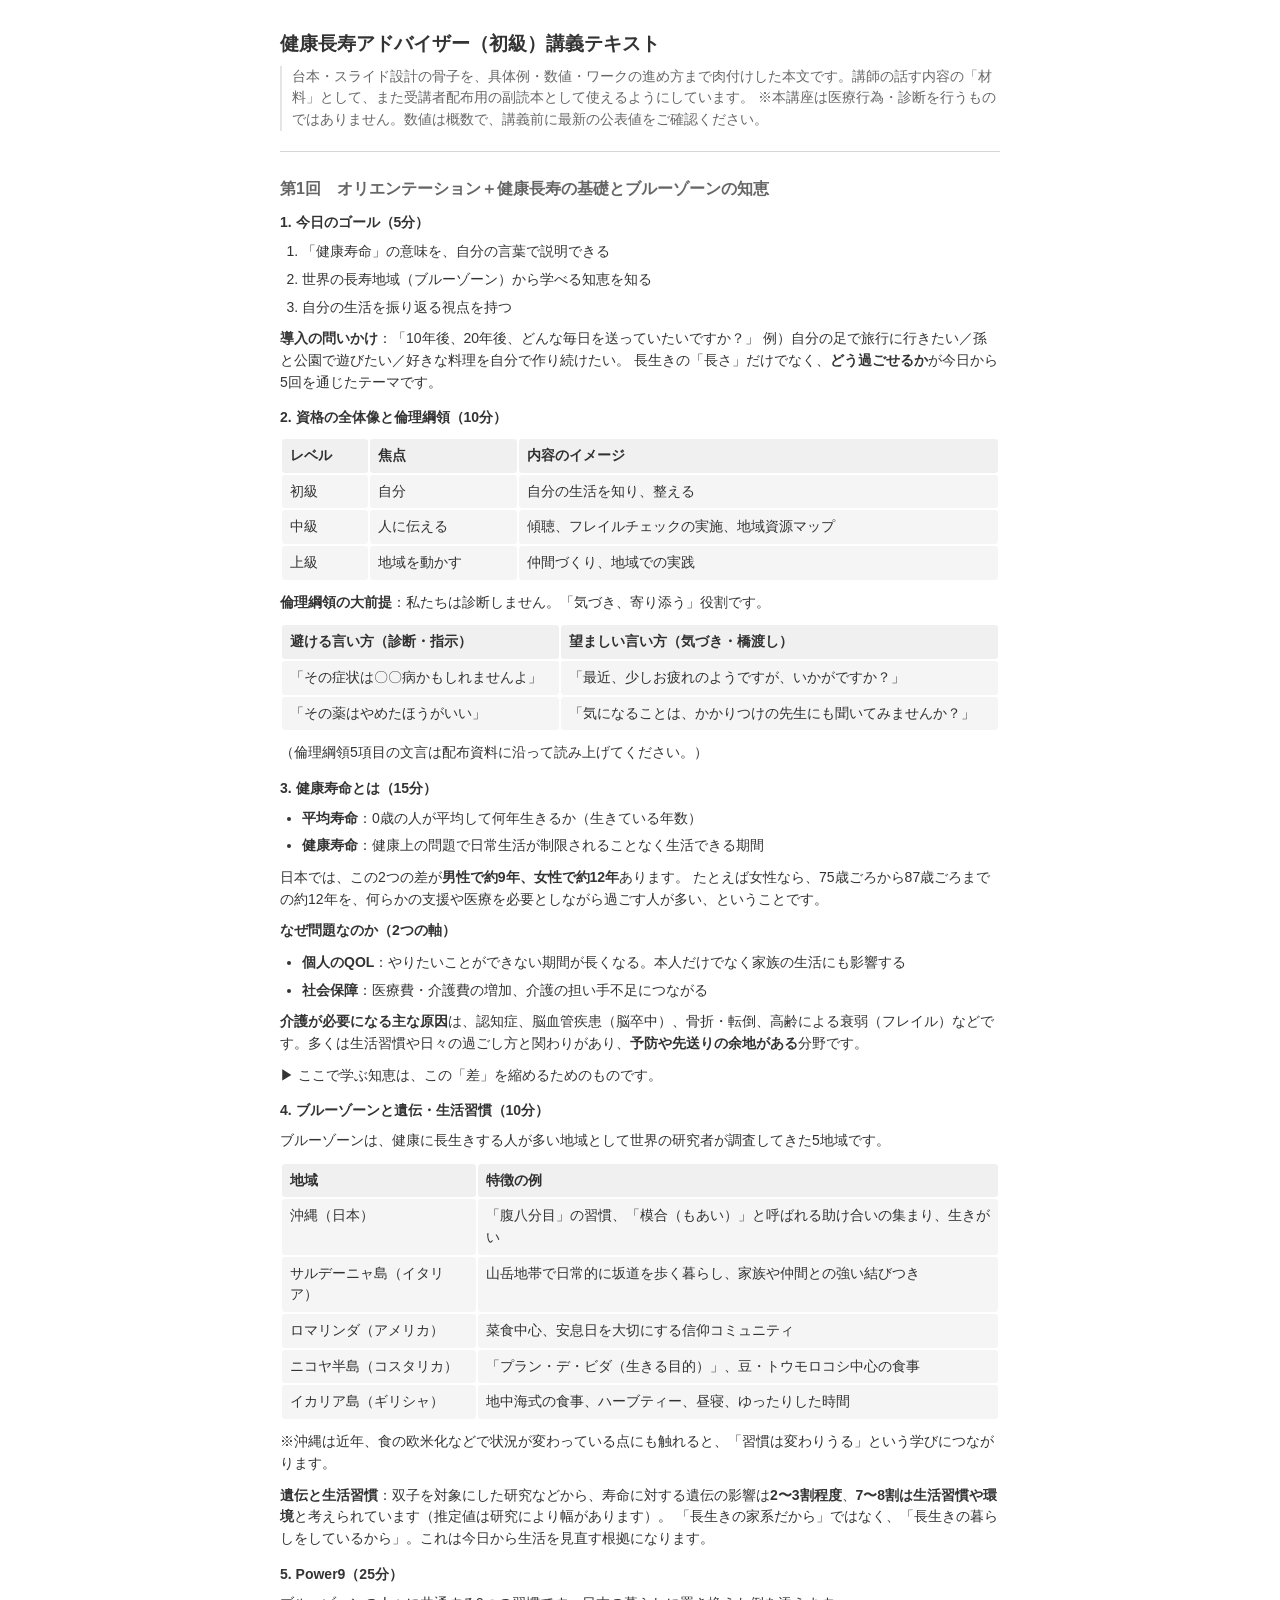
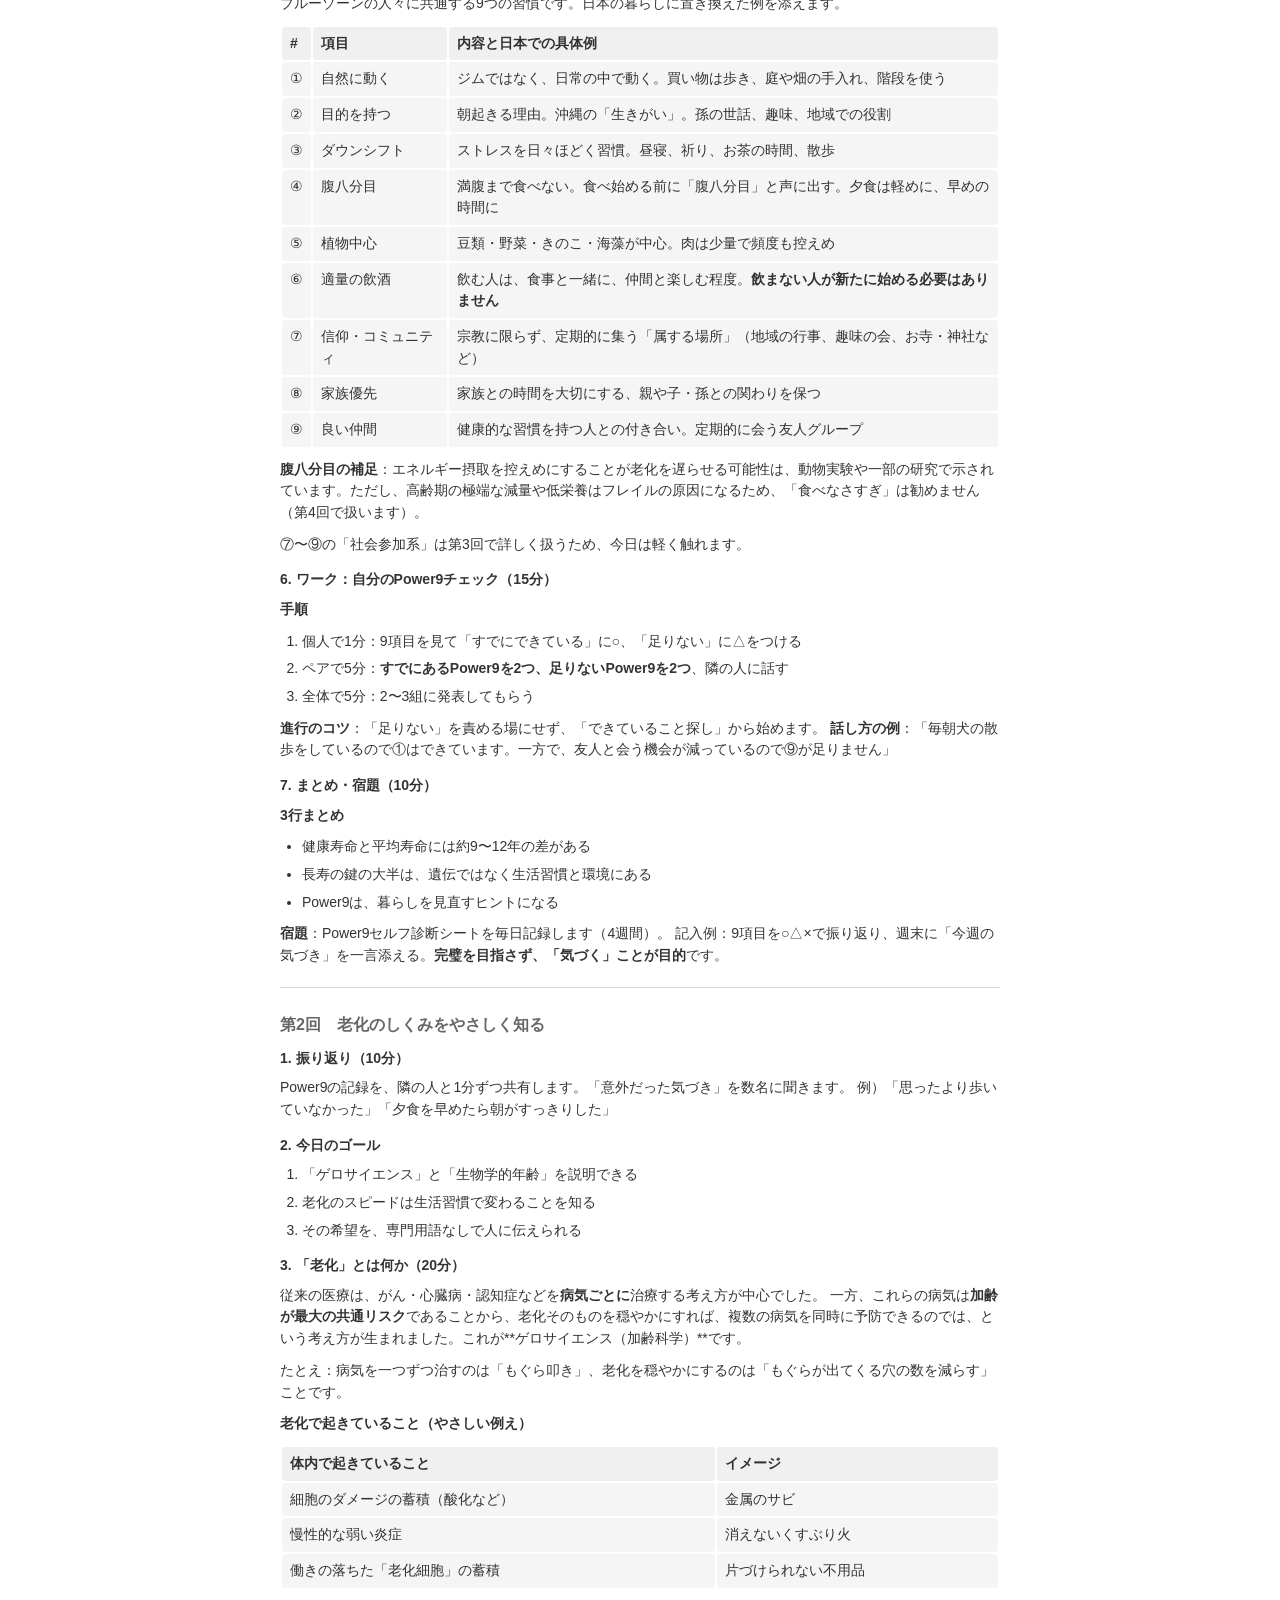
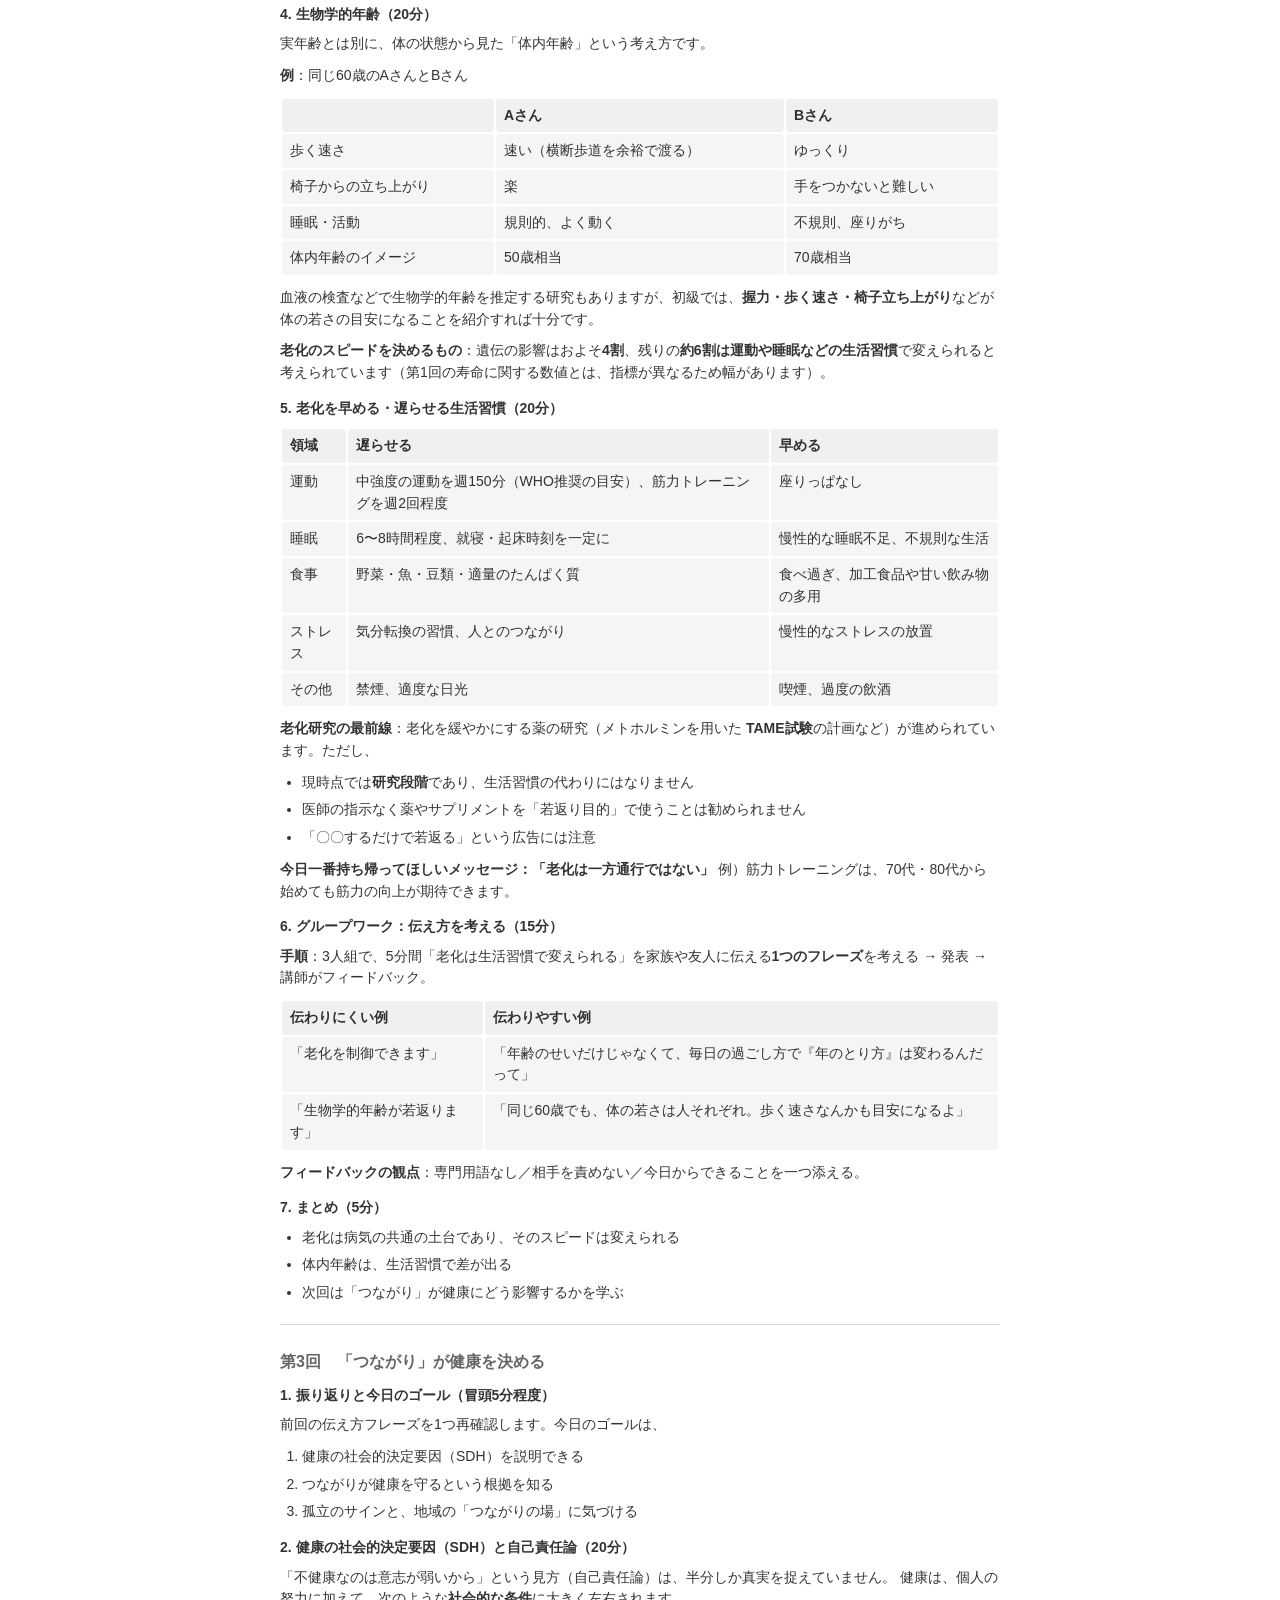
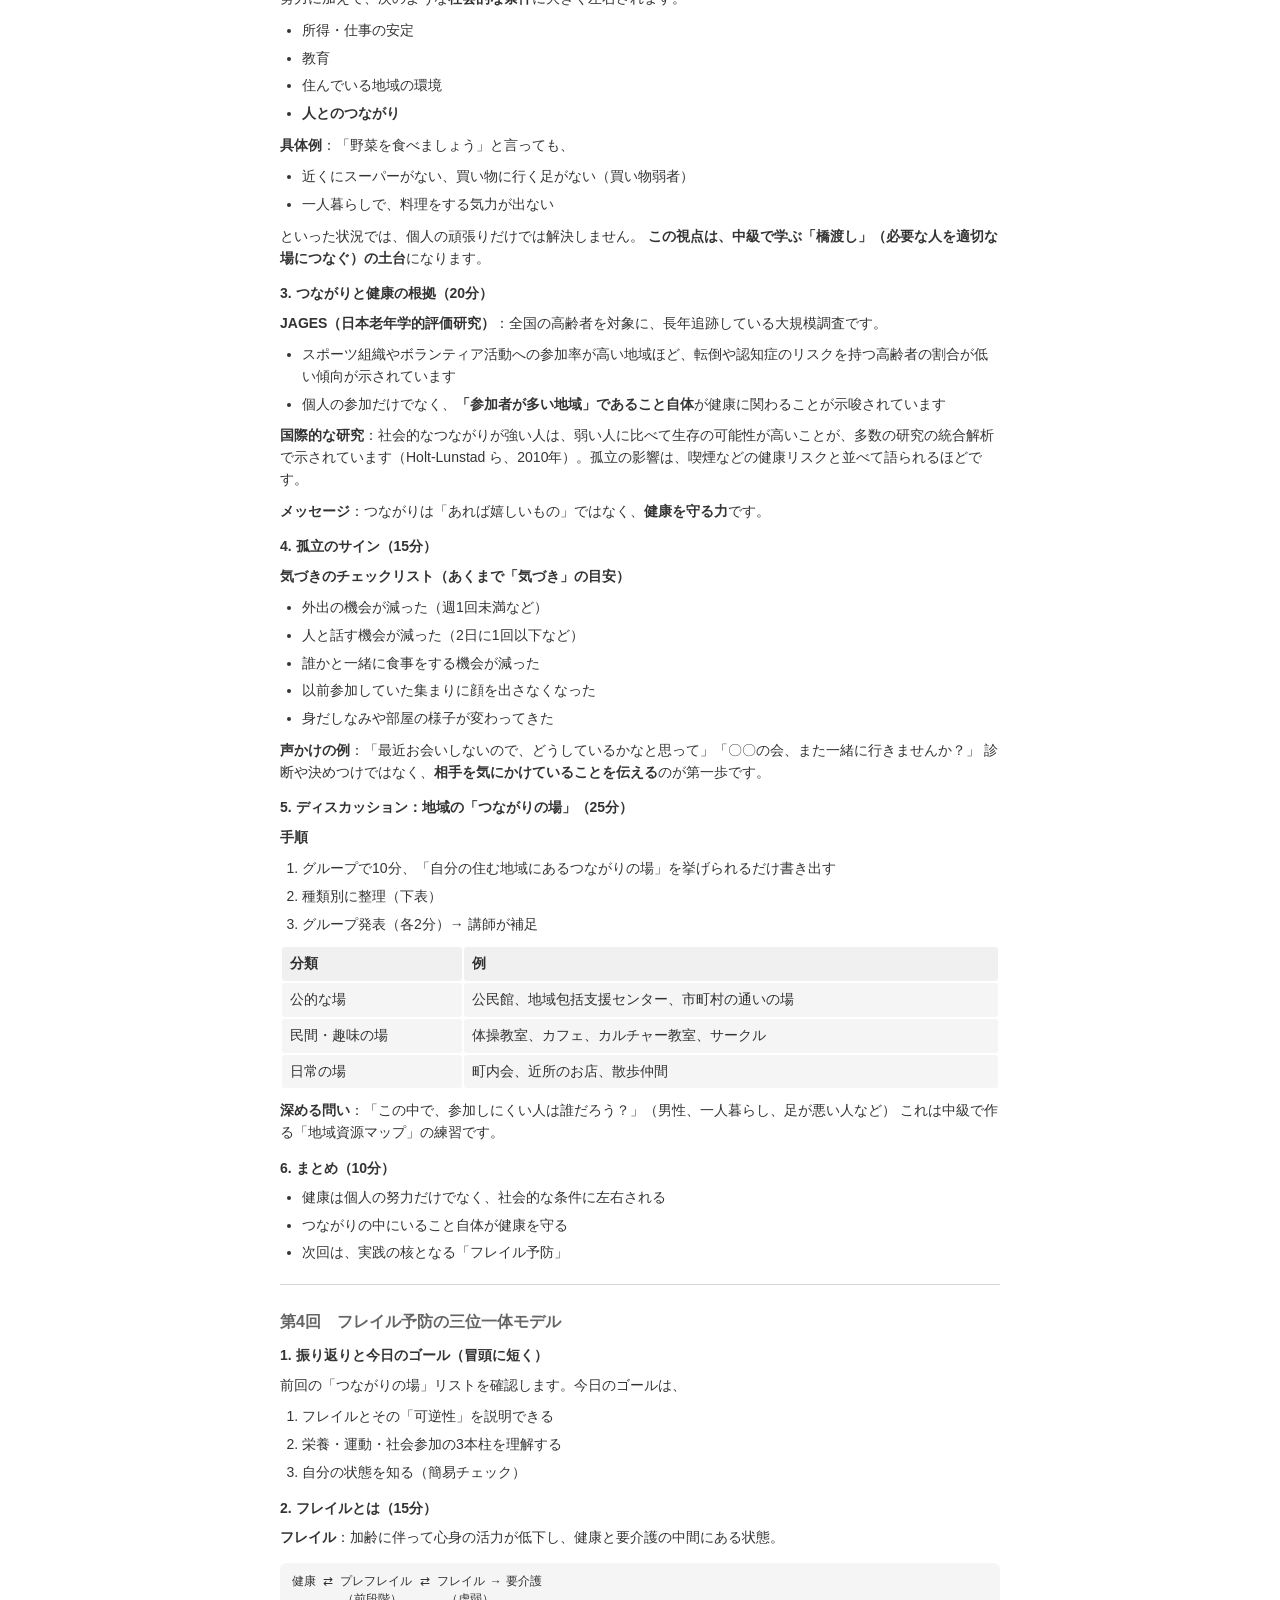
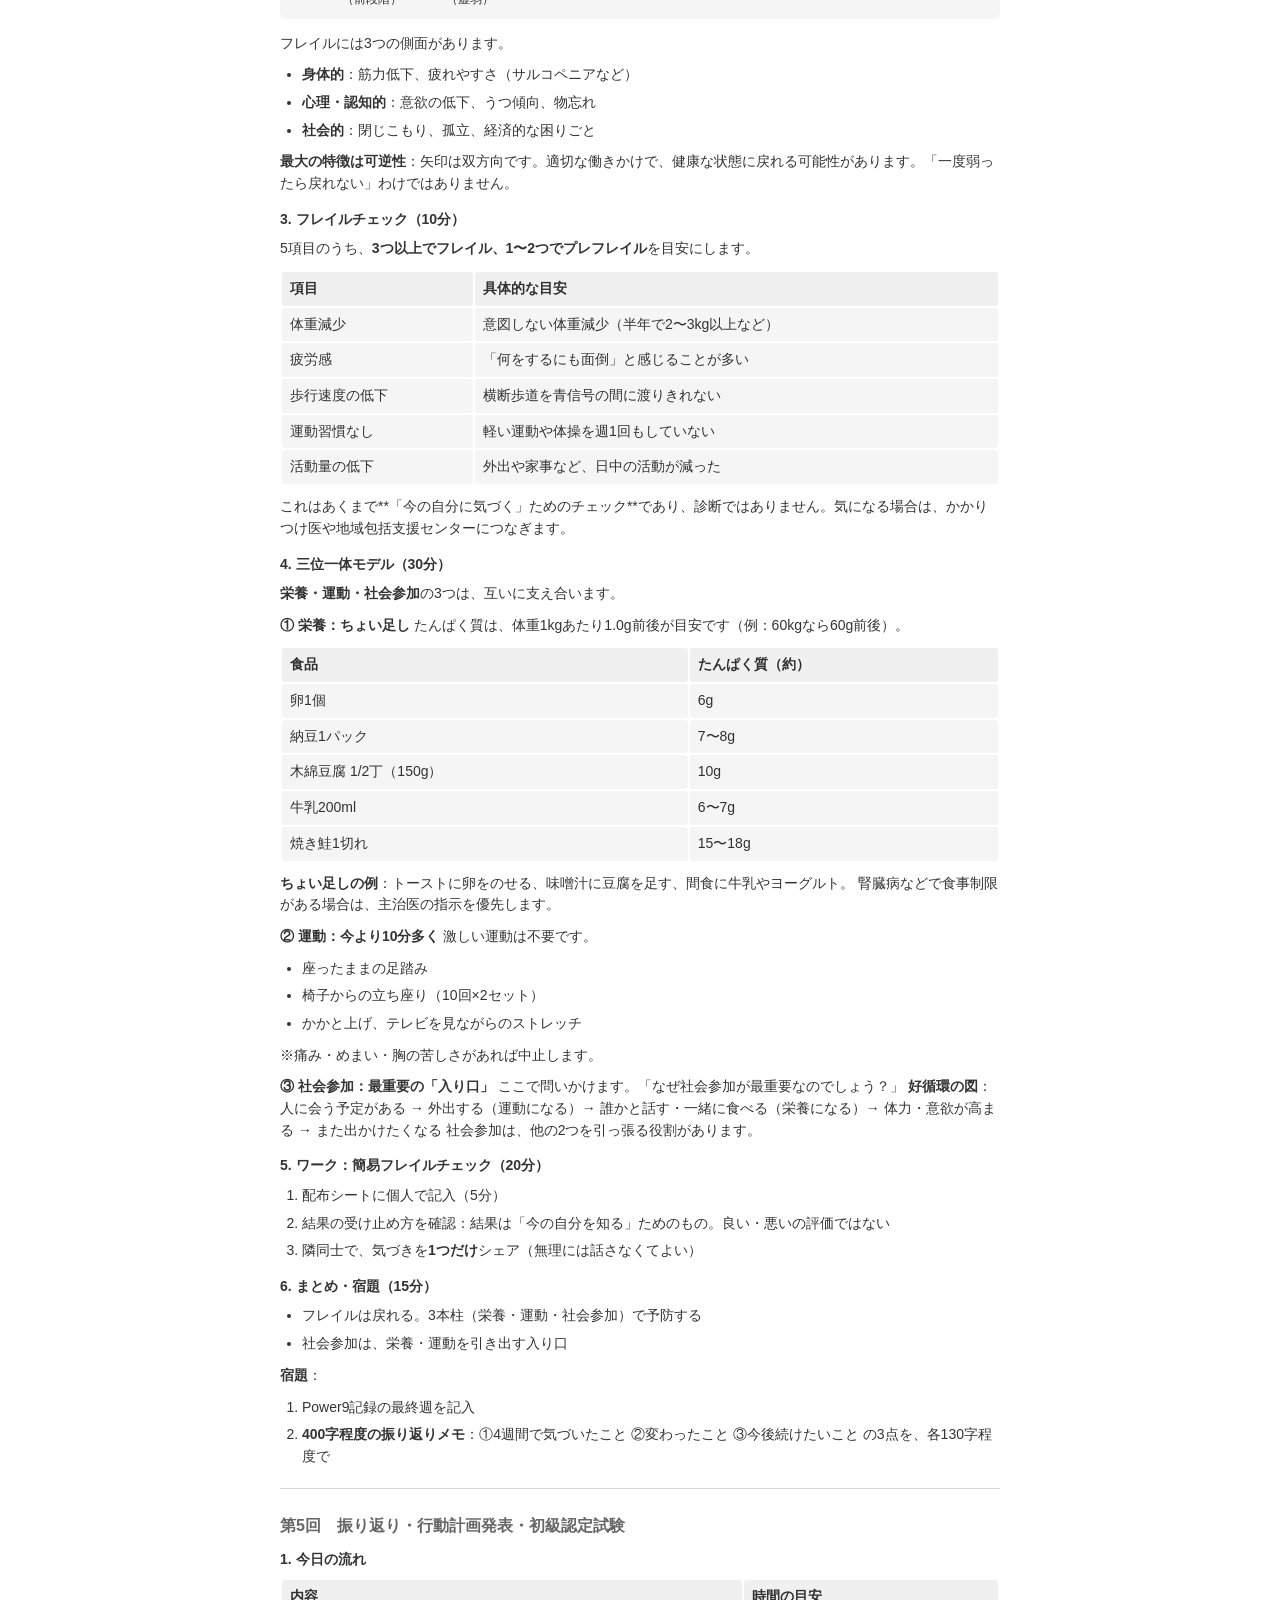
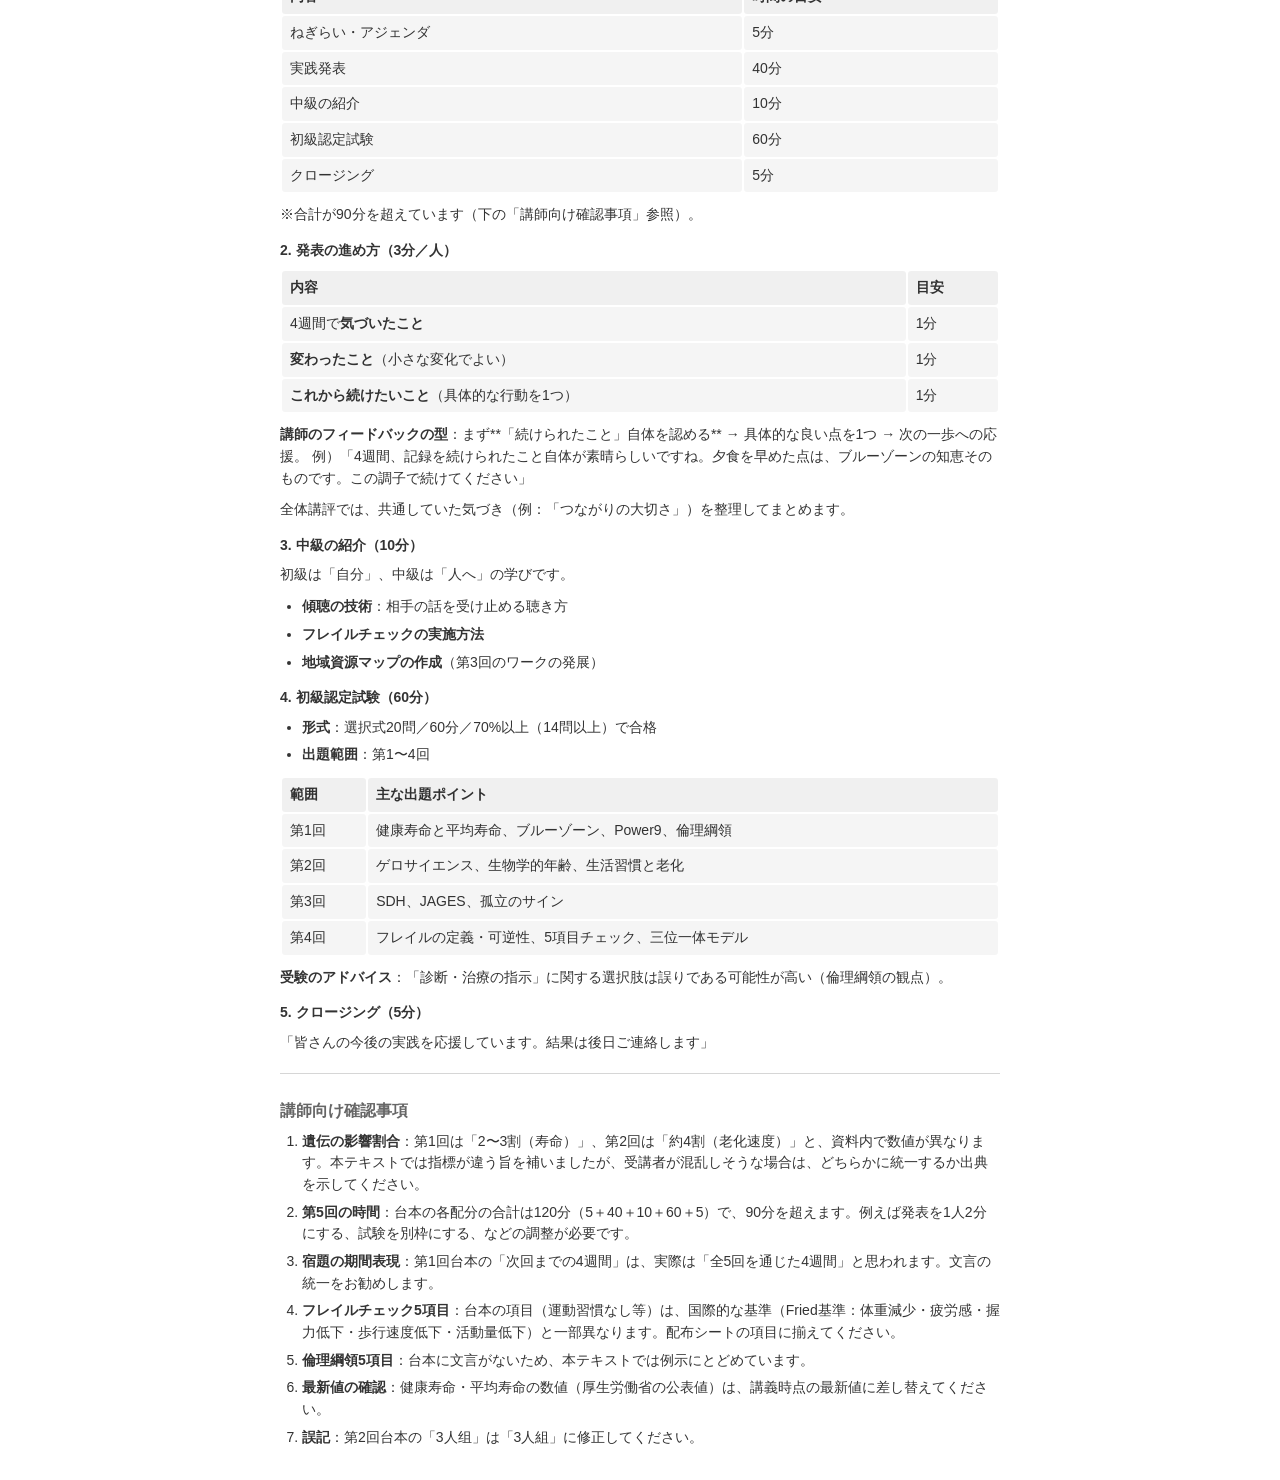
<file: 健康長寿アドバイザー（初級）講義テキスト.html>
<!doctype html><html><head><meta charset=utf8><meta name=viewport content="width=device-width,initial-scale=1,viewport-fit=cover"><style>:root{box-sizing:border-box;padding-top:env(safe-area-inset-top,0px);padding-bottom:env(safe-area-inset-bottom,0px)}html{scroll-padding-top:env(safe-area-inset-top,0px)}</style><style>:root{color-scheme:light dark;--md-bg:#fff;--md-text:rgba(0,0,0,.8);--md-muted:rgba(0,0,0,.6);--md-fill:rgba(0,0,0,.04);--md-fill-strong:rgba(0,0,0,.06);--md-rule:rgba(0,0,0,.1);--md-rule-strong:rgba(0,0,0,.16);--md-link:hsl(210 100% 45%)}@media (prefers-color-scheme:dark){:root:where(:not([data-theme="light"])){--md-bg:#0d0d0d;--md-text:rgba(255,255,255,.85);--md-muted:rgba(255,255,255,.6);--md-fill:rgba(255,255,255,.06);--md-fill-strong:rgba(255,255,255,.09);--md-rule:rgba(255,255,255,.14);--md-rule-strong:rgba(255,255,255,.22);--md-link:hsl(210 100% 72%)}}:root[data-theme="dark"]{color-scheme:dark;--md-bg:#0d0d0d;--md-text:rgba(255,255,255,.85);--md-muted:rgba(255,255,255,.6);--md-fill:rgba(255,255,255,.06);--md-fill-strong:rgba(255,255,255,.09);--md-rule:rgba(255,255,255,.14);--md-rule-strong:rgba(255,255,255,.22);--md-link:hsl(210 100% 72%)}:root[data-theme="light"]{color-scheme:light}@media print{:root,:root[data-theme="dark"]{color-scheme:light;--md-bg:#fff;--md-text:rgba(0,0,0,.8);--md-muted:rgba(0,0,0,.6);--md-fill:rgba(0,0,0,.04);--md-fill-strong:rgba(0,0,0,.06);--md-rule:rgba(0,0,0,.1);--md-rule-strong:rgba(0,0,0,.16);--md-link:hsl(210 100% 45%)}}body{background:var(--md-bg);color:var(--md-text);max-width:720px;margin:0 auto;padding:32px;display:flex;flex-direction:column;gap:10px;font:14px/1.55 -apple-system,BlinkMacSystemFont,'SF Pro','Segoe UI',sans-serif;overflow-wrap:break-word}body>:first-child{margin-top:0}h1,h2,h3,h4,h5,h6{margin:6px 0 0;line-height:1.25;font-weight:600;text-wrap:balance}h1{font-size:1.35em}h2{font-size:1.15em;color:var(--md-muted)}h3,h4,h5,h6{font-size:1em}p,ul,ol,blockquote,table,pre,hr{margin:0}strong{font-weight:600}a{color:var(--md-link);text-decoration:none}a:hover{text-decoration:underline}ul,ol{display:flex;flex-direction:column;gap:6px;padding-left:22px}ul{list-style:disc}ol{list-style:decimal}:is(li,td,th)>*+:is(p,ul,ol,blockquote){margin-top:6px}blockquote{display:flex;flex-direction:column;gap:10px;border-left:2px solid var(--md-rule);padding-left:10px;color:var(--md-muted)}:not(pre)>code{background:var(--md-fill);padding:1px 3px;border-radius:4px;font:.92em 'SF Mono',ui-monospace,Menlo,Consolas,monospace}a>code{background:none;color:inherit}pre{background:var(--md-fill);padding:10px 12px;border-radius:6px;overflow-x:auto;font:12px/1.5 'SF Mono',ui-monospace,Menlo,Consolas,monospace;margin-block:4px}pre code{background:none;padding:0;font:inherit}table{width:100%;border-collapse:separate;border-spacing:2px;font:inherit}th,td{padding:6px 8px;border-radius:3px;text-align:left;vertical-align:top}th{background:var(--md-fill-strong);font-weight:600}td{background:var(--md-fill)}:is(th,td) :not(pre)>code{background:transparent}hr{border:0;border-top:1px solid var(--md-rule-strong);margin-block:10px}img{max-width:100%;height:auto;border-radius:4px}</style>
</head><body>
<h1>健康長寿アドバイザー（初級）講義テキスト</h1>
<blockquote>
<p>台本・スライド設計の骨子を、具体例・数値・ワークの進め方まで肉付けした本文です。講師の話す内容の「材料」として、また受講者配布用の副読本として使えるようにしています。
※本講座は医療行為・診断を行うものではありません。数値は概数で、講義前に最新の公表値をご確認ください。</p>
</blockquote>
<hr>
<h2>第1回　オリエンテーション＋健康長寿の基礎とブルーゾーンの知恵</h2>
<h3>1. 今日のゴール（5分）</h3>
<ol>
<li>「健康寿命」の意味を、自分の言葉で説明できる</li>
<li>世界の長寿地域（ブルーゾーン）から学べる知恵を知る</li>
<li>自分の生活を振り返る視点を持つ</li>
</ol>
<p><strong>導入の問いかけ</strong>：「10年後、20年後、どんな毎日を送っていたいですか？」
例）自分の足で旅行に行きたい／孫と公園で遊びたい／好きな料理を自分で作り続けたい。
長生きの「長さ」だけでなく、<strong>どう過ごせるか</strong>が今日から5回を通じたテーマです。</p>
<h3>2. 資格の全体像と倫理綱領（10分）</h3>
<table>
<thead>
<tr>
<th>レベル</th>
<th>焦点</th>
<th>内容のイメージ</th>
</tr>
</thead>
<tbody>
<tr>
<td>初級</td>
<td>自分</td>
<td>自分の生活を知り、整える</td>
</tr>
<tr>
<td>中級</td>
<td>人に伝える</td>
<td>傾聴、フレイルチェックの実施、地域資源マップ</td>
</tr>
<tr>
<td>上級</td>
<td>地域を動かす</td>
<td>仲間づくり、地域での実践</td>
</tr>
</tbody>
</table>
<p><strong>倫理綱領の大前提</strong>：私たちは診断しません。「気づき、寄り添う」役割です。</p>
<table>
<thead>
<tr>
<th>避ける言い方（診断・指示）</th>
<th>望ましい言い方（気づき・橋渡し）</th>
</tr>
</thead>
<tbody>
<tr>
<td>「その症状は〇〇病かもしれませんよ」</td>
<td>「最近、少しお疲れのようですが、いかがですか？」</td>
</tr>
<tr>
<td>「その薬はやめたほうがいい」</td>
<td>「気になることは、かかりつけの先生にも聞いてみませんか？」</td>
</tr>
</tbody>
</table>
<p>（倫理綱領5項目の文言は配布資料に沿って読み上げてください。）</p>
<h3>3. 健康寿命とは（15分）</h3>
<ul>
<li><strong>平均寿命</strong>：0歳の人が平均して何年生きるか（生きている年数）</li>
<li><strong>健康寿命</strong>：健康上の問題で日常生活が制限されることなく生活できる期間</li>
</ul>
<p>日本では、この2つの差が<strong>男性で約9年、女性で約12年</strong>あります。
たとえば女性なら、75歳ごろから87歳ごろまでの約12年を、何らかの支援や医療を必要としながら過ごす人が多い、ということです。</p>
<p><strong>なぜ問題なのか（2つの軸）</strong></p>
<ul>
<li><strong>個人のQOL</strong>：やりたいことができない期間が長くなる。本人だけでなく家族の生活にも影響する</li>
<li><strong>社会保障</strong>：医療費・介護費の増加、介護の担い手不足につながる</li>
</ul>
<p><strong>介護が必要になる主な原因</strong>は、認知症、脳血管疾患（脳卒中）、骨折・転倒、高齢による衰弱（フレイル）などです。多くは生活習慣や日々の過ごし方と関わりがあり、<strong>予防や先送りの余地がある</strong>分野です。</p>
<p>▶ ここで学ぶ知恵は、この「差」を縮めるためのものです。</p>
<h3>4. ブルーゾーンと遺伝・生活習慣（10分）</h3>
<p>ブルーゾーンは、健康に長生きする人が多い地域として世界の研究者が調査してきた5地域です。</p>
<table>
<thead>
<tr>
<th>地域</th>
<th>特徴の例</th>
</tr>
</thead>
<tbody>
<tr>
<td>沖縄（日本）</td>
<td>「腹八分目」の習慣、「模合（もあい）」と呼ばれる助け合いの集まり、生きがい</td>
</tr>
<tr>
<td>サルデーニャ島（イタリア）</td>
<td>山岳地帯で日常的に坂道を歩く暮らし、家族や仲間との強い結びつき</td>
</tr>
<tr>
<td>ロマリンダ（アメリカ）</td>
<td>菜食中心、安息日を大切にする信仰コミュニティ</td>
</tr>
<tr>
<td>ニコヤ半島（コスタリカ）</td>
<td>「プラン・デ・ビダ（生きる目的）」、豆・トウモロコシ中心の食事</td>
</tr>
<tr>
<td>イカリア島（ギリシャ）</td>
<td>地中海式の食事、ハーブティー、昼寝、ゆったりした時間</td>
</tr>
</tbody>
</table>
<p>※沖縄は近年、食の欧米化などで状況が変わっている点にも触れると、「習慣は変わりうる」という学びにつながります。</p>
<p><strong>遺伝と生活習慣</strong>：双子を対象にした研究などから、寿命に対する遺伝の影響は<strong>2〜3割程度</strong>、<strong>7〜8割は生活習慣や環境</strong>と考えられています（推定値は研究により幅があります）。
「長生きの家系だから」ではなく、「長生きの暮らしをしているから」。これは今日から生活を見直す根拠になります。</p>
<h3>5. Power9（25分）</h3>
<p>ブルーゾーンの人々に共通する9つの習慣です。日本の暮らしに置き換えた例を添えます。</p>
<table>
<thead>
<tr>
<th>#</th>
<th>項目</th>
<th>内容と日本での具体例</th>
</tr>
</thead>
<tbody>
<tr>
<td>①</td>
<td>自然に動く</td>
<td>ジムではなく、日常の中で動く。買い物は歩き、庭や畑の手入れ、階段を使う</td>
</tr>
<tr>
<td>②</td>
<td>目的を持つ</td>
<td>朝起きる理由。沖縄の「生きがい」。孫の世話、趣味、地域での役割</td>
</tr>
<tr>
<td>③</td>
<td>ダウンシフト</td>
<td>ストレスを日々ほどく習慣。昼寝、祈り、お茶の時間、散歩</td>
</tr>
<tr>
<td>④</td>
<td>腹八分目</td>
<td>満腹まで食べない。食べ始める前に「腹八分目」と声に出す。夕食は軽めに、早めの時間に</td>
</tr>
<tr>
<td>⑤</td>
<td>植物中心</td>
<td>豆類・野菜・きのこ・海藻が中心。肉は少量で頻度も控えめ</td>
</tr>
<tr>
<td>⑥</td>
<td>適量の飲酒</td>
<td>飲む人は、食事と一緒に、仲間と楽しむ程度。<strong>飲まない人が新たに始める必要はありません</strong></td>
</tr>
<tr>
<td>⑦</td>
<td>信仰・コミュニティ</td>
<td>宗教に限らず、定期的に集う「属する場所」（地域の行事、趣味の会、お寺・神社など）</td>
</tr>
<tr>
<td>⑧</td>
<td>家族優先</td>
<td>家族との時間を大切にする、親や子・孫との関わりを保つ</td>
</tr>
<tr>
<td>⑨</td>
<td>良い仲間</td>
<td>健康的な習慣を持つ人との付き合い。定期的に会う友人グループ</td>
</tr>
</tbody>
</table>
<p><strong>腹八分目の補足</strong>：エネルギー摂取を控えめにすることが老化を遅らせる可能性は、動物実験や一部の研究で示されています。ただし、高齢期の極端な減量や低栄養はフレイルの原因になるため、「食べなさすぎ」は勧めません（第4回で扱います）。</p>
<p>⑦〜⑨の「社会参加系」は第3回で詳しく扱うため、今日は軽く触れます。</p>
<h3>6. ワーク：自分のPower9チェック（15分）</h3>
<p><strong>手順</strong></p>
<ol>
<li>個人で1分：9項目を見て「すでにできている」に○、「足りない」に△をつける</li>
<li>ペアで5分：<strong>すでにあるPower9を2つ、足りないPower9を2つ</strong>、隣の人に話す</li>
<li>全体で5分：2〜3組に発表してもらう</li>
</ol>
<p><strong>進行のコツ</strong>：「足りない」を責める場にせず、「できていること探し」から始めます。
<strong>話し方の例</strong>：「毎朝犬の散歩をしているので①はできています。一方で、友人と会う機会が減っているので⑨が足りません」</p>
<h3>7. まとめ・宿題（10分）</h3>
<p><strong>3行まとめ</strong></p>
<ul>
<li>健康寿命と平均寿命には約9〜12年の差がある</li>
<li>長寿の鍵の大半は、遺伝ではなく生活習慣と環境にある</li>
<li>Power9は、暮らしを見直すヒントになる</li>
</ul>
<p><strong>宿題</strong>：Power9セルフ診断シートを毎日記録します（4週間）。
記入例：9項目を○△×で振り返り、週末に「今週の気づき」を一言添える。<strong>完璧を目指さず、「気づく」ことが目的</strong>です。</p>
<hr>
<h2>第2回　老化のしくみをやさしく知る</h2>
<h3>1. 振り返り（10分）</h3>
<p>Power9の記録を、隣の人と1分ずつ共有します。「意外だった気づき」を数名に聞きます。
例）「思ったより歩いていなかった」「夕食を早めたら朝がすっきりした」</p>
<h3>2. 今日のゴール</h3>
<ol>
<li>「ゲロサイエンス」と「生物学的年齢」を説明できる</li>
<li>老化のスピードは生活習慣で変わることを知る</li>
<li>その希望を、専門用語なしで人に伝えられる</li>
</ol>
<h3>3. 「老化」とは何か（20分）</h3>
<p>従来の医療は、がん・心臓病・認知症などを<strong>病気ごとに</strong>治療する考え方が中心でした。
一方、これらの病気は<strong>加齢が最大の共通リスク</strong>であることから、老化そのものを穏やかにすれば、複数の病気を同時に予防できるのでは、という考え方が生まれました。これが**ゲロサイエンス（加齢科学）**です。</p>
<p>たとえ：病気を一つずつ治すのは「もぐら叩き」、老化を穏やかにするのは「もぐらが出てくる穴の数を減らす」ことです。</p>
<p><strong>老化で起きていること（やさしい例え）</strong></p>
<table>
<thead>
<tr>
<th>体内で起きていること</th>
<th>イメージ</th>
</tr>
</thead>
<tbody>
<tr>
<td>細胞のダメージの蓄積（酸化など）</td>
<td>金属のサビ</td>
</tr>
<tr>
<td>慢性的な弱い炎症</td>
<td>消えないくすぶり火</td>
</tr>
<tr>
<td>働きの落ちた「老化細胞」の蓄積</td>
<td>片づけられない不用品</td>
</tr>
</tbody>
</table>
<h3>4. 生物学的年齢（20分）</h3>
<p>実年齢とは別に、体の状態から見た「体内年齢」という考え方です。</p>
<p><strong>例</strong>：同じ60歳のAさんとBさん</p>
<table>
<thead>
<tr>
<th></th>
<th>Aさん</th>
<th>Bさん</th>
</tr>
</thead>
<tbody>
<tr>
<td>歩く速さ</td>
<td>速い（横断歩道を余裕で渡る）</td>
<td>ゆっくり</td>
</tr>
<tr>
<td>椅子からの立ち上がり</td>
<td>楽</td>
<td>手をつかないと難しい</td>
</tr>
<tr>
<td>睡眠・活動</td>
<td>規則的、よく動く</td>
<td>不規則、座りがち</td>
</tr>
<tr>
<td>体内年齢のイメージ</td>
<td>50歳相当</td>
<td>70歳相当</td>
</tr>
</tbody>
</table>
<p>血液の検査などで生物学的年齢を推定する研究もありますが、初級では、<strong>握力・歩く速さ・椅子立ち上がり</strong>などが体の若さの目安になることを紹介すれば十分です。</p>
<p><strong>老化のスピードを決めるもの</strong>：遺伝の影響はおよそ<strong>4割</strong>、残りの<strong>約6割は運動や睡眠などの生活習慣</strong>で変えられると考えられています（第1回の寿命に関する数値とは、指標が異なるため幅があります）。</p>
<h3>5. 老化を早める・遅らせる生活習慣（20分）</h3>
<table>
<thead>
<tr>
<th>領域</th>
<th>遅らせる</th>
<th>早める</th>
</tr>
</thead>
<tbody>
<tr>
<td>運動</td>
<td>中強度の運動を週150分（WHO推奨の目安）、筋力トレーニングを週2回程度</td>
<td>座りっぱなし</td>
</tr>
<tr>
<td>睡眠</td>
<td>6〜8時間程度、就寝・起床時刻を一定に</td>
<td>慢性的な睡眠不足、不規則な生活</td>
</tr>
<tr>
<td>食事</td>
<td>野菜・魚・豆類・適量のたんぱく質</td>
<td>食べ過ぎ、加工食品や甘い飲み物の多用</td>
</tr>
<tr>
<td>ストレス</td>
<td>気分転換の習慣、人とのつながり</td>
<td>慢性的なストレスの放置</td>
</tr>
<tr>
<td>その他</td>
<td>禁煙、適度な日光</td>
<td>喫煙、過度の飲酒</td>
</tr>
</tbody>
</table>
<p><strong>老化研究の最前線</strong>：老化を緩やかにする薬の研究（メトホルミンを用いた <strong>TAME試験</strong>の計画など）が進められています。ただし、</p>
<ul>
<li>現時点では<strong>研究段階</strong>であり、生活習慣の代わりにはなりません</li>
<li>医師の指示なく薬やサプリメントを「若返り目的」で使うことは勧められません</li>
<li>「〇〇するだけで若返る」という広告には注意</li>
</ul>
<p><strong>今日一番持ち帰ってほしいメッセージ：「老化は一方通行ではない」</strong>
例）筋力トレーニングは、70代・80代から始めても筋力の向上が期待できます。</p>
<h3>6. グループワーク：伝え方を考える（15分）</h3>
<p><strong>手順</strong>：3人組で、5分間「老化は生活習慣で変えられる」を家族や友人に伝える<strong>1つのフレーズ</strong>を考える → 発表 → 講師がフィードバック。</p>
<table>
<thead>
<tr>
<th>伝わりにくい例</th>
<th>伝わりやすい例</th>
</tr>
</thead>
<tbody>
<tr>
<td>「老化を制御できます」</td>
<td>「年齢のせいだけじゃなくて、毎日の過ごし方で『年のとり方』は変わるんだって」</td>
</tr>
<tr>
<td>「生物学的年齢が若返ります」</td>
<td>「同じ60歳でも、体の若さは人それぞれ。歩く速さなんかも目安になるよ」</td>
</tr>
</tbody>
</table>
<p><strong>フィードバックの観点</strong>：専門用語なし／相手を責めない／今日からできることを一つ添える。</p>
<h3>7. まとめ（5分）</h3>
<ul>
<li>老化は病気の共通の土台であり、そのスピードは変えられる</li>
<li>体内年齢は、生活習慣で差が出る</li>
<li>次回は「つながり」が健康にどう影響するかを学ぶ</li>
</ul>
<hr>
<h2>第3回　「つながり」が健康を決める</h2>
<h3>1. 振り返りと今日のゴール（冒頭5分程度）</h3>
<p>前回の伝え方フレーズを1つ再確認します。今日のゴールは、</p>
<ol>
<li>健康の社会的決定要因（SDH）を説明できる</li>
<li>つながりが健康を守るという根拠を知る</li>
<li>孤立のサインと、地域の「つながりの場」に気づける</li>
</ol>
<h3>2. 健康の社会的決定要因（SDH）と自己責任論（20分）</h3>
<p>「不健康なのは意志が弱いから」という見方（自己責任論）は、半分しか真実を捉えていません。
健康は、個人の努力に加えて、次のような<strong>社会的な条件</strong>に大きく左右されます。</p>
<ul>
<li>所得・仕事の安定</li>
<li>教育</li>
<li>住んでいる地域の環境</li>
<li><strong>人とのつながり</strong></li>
</ul>
<p><strong>具体例</strong>：「野菜を食べましょう」と言っても、</p>
<ul>
<li>近くにスーパーがない、買い物に行く足がない（買い物弱者）</li>
<li>一人暮らしで、料理をする気力が出ない</li>
</ul>
<p>といった状況では、個人の頑張りだけでは解決しません。
<strong>この視点は、中級で学ぶ「橋渡し」（必要な人を適切な場につなぐ）の土台</strong>になります。</p>
<h3>3. つながりと健康の根拠（20分）</h3>
<p><strong>JAGES（日本老年学的評価研究）</strong>：全国の高齢者を対象に、長年追跡している大規模調査です。</p>
<ul>
<li>スポーツ組織やボランティア活動への参加率が高い地域ほど、転倒や認知症のリスクを持つ高齢者の割合が低い傾向が示されています</li>
<li>個人の参加だけでなく、<strong>「参加者が多い地域」であること自体</strong>が健康に関わることが示唆されています</li>
</ul>
<p><strong>国際的な研究</strong>：社会的なつながりが強い人は、弱い人に比べて生存の可能性が高いことが、多数の研究の統合解析で示されています（Holt-Lunstad ら、2010年）。孤立の影響は、喫煙などの健康リスクと並べて語られるほどです。</p>
<p><strong>メッセージ</strong>：つながりは「あれば嬉しいもの」ではなく、<strong>健康を守る力</strong>です。</p>
<h3>4. 孤立のサイン（15分）</h3>
<p><strong>気づきのチェックリスト（あくまで「気づき」の目安）</strong></p>
<ul>
<li>外出の機会が減った（週1回未満など）</li>
<li>人と話す機会が減った（2日に1回以下など）</li>
<li>誰かと一緒に食事をする機会が減った</li>
<li>以前参加していた集まりに顔を出さなくなった</li>
<li>身だしなみや部屋の様子が変わってきた</li>
</ul>
<p><strong>声かけの例</strong>：「最近お会いしないので、どうしているかなと思って」「〇〇の会、また一緒に行きませんか？」
診断や決めつけではなく、<strong>相手を気にかけていることを伝える</strong>のが第一歩です。</p>
<h3>5. ディスカッション：地域の「つながりの場」（25分）</h3>
<p><strong>手順</strong></p>
<ol>
<li>グループで10分、「自分の住む地域にあるつながりの場」を挙げられるだけ書き出す</li>
<li>種類別に整理（下表）</li>
<li>グループ発表（各2分）→ 講師が補足</li>
</ol>
<table>
<thead>
<tr>
<th>分類</th>
<th>例</th>
</tr>
</thead>
<tbody>
<tr>
<td>公的な場</td>
<td>公民館、地域包括支援センター、市町村の通いの場</td>
</tr>
<tr>
<td>民間・趣味の場</td>
<td>体操教室、カフェ、カルチャー教室、サークル</td>
</tr>
<tr>
<td>日常の場</td>
<td>町内会、近所のお店、散歩仲間</td>
</tr>
</tbody>
</table>
<p><strong>深める問い</strong>：「この中で、参加しにくい人は誰だろう？」（男性、一人暮らし、足が悪い人など）
これは中級で作る「地域資源マップ」の練習です。</p>
<h3>6. まとめ（10分）</h3>
<ul>
<li>健康は個人の努力だけでなく、社会的な条件に左右される</li>
<li>つながりの中にいること自体が健康を守る</li>
<li>次回は、実践の核となる「フレイル予防」</li>
</ul>
<hr>
<h2>第4回　フレイル予防の三位一体モデル</h2>
<h3>1. 振り返りと今日のゴール（冒頭に短く）</h3>
<p>前回の「つながりの場」リストを確認します。今日のゴールは、</p>
<ol>
<li>フレイルとその「可逆性」を説明できる</li>
<li>栄養・運動・社会参加の3本柱を理解する</li>
<li>自分の状態を知る（簡易チェック）</li>
</ol>
<h3>2. フレイルとは（15分）</h3>
<p><strong>フレイル</strong>：加齢に伴って心身の活力が低下し、健康と要介護の中間にある状態。</p>
<pre><code>健康 ⇄ プレフレイル ⇄ フレイル → 要介護
       （前段階）      （虚弱）
</code></pre>
<p>フレイルには3つの側面があります。</p>
<ul>
<li><strong>身体的</strong>：筋力低下、疲れやすさ（サルコペニアなど）</li>
<li><strong>心理・認知的</strong>：意欲の低下、うつ傾向、物忘れ</li>
<li><strong>社会的</strong>：閉じこもり、孤立、経済的な困りごと</li>
</ul>
<p><strong>最大の特徴は可逆性</strong>：矢印は双方向です。適切な働きかけで、健康な状態に戻れる可能性があります。「一度弱ったら戻れない」わけではありません。</p>
<h3>3. フレイルチェック（10分）</h3>
<p>5項目のうち、<strong>3つ以上でフレイル、1〜2つでプレフレイル</strong>を目安にします。</p>
<table>
<thead>
<tr>
<th>項目</th>
<th>具体的な目安</th>
</tr>
</thead>
<tbody>
<tr>
<td>体重減少</td>
<td>意図しない体重減少（半年で2〜3kg以上など）</td>
</tr>
<tr>
<td>疲労感</td>
<td>「何をするにも面倒」と感じることが多い</td>
</tr>
<tr>
<td>歩行速度の低下</td>
<td>横断歩道を青信号の間に渡りきれない</td>
</tr>
<tr>
<td>運動習慣なし</td>
<td>軽い運動や体操を週1回もしていない</td>
</tr>
<tr>
<td>活動量の低下</td>
<td>外出や家事など、日中の活動が減った</td>
</tr>
</tbody>
</table>
<p>これはあくまで**「今の自分に気づく」ためのチェック**であり、診断ではありません。気になる場合は、かかりつけ医や地域包括支援センターにつなぎます。</p>
<h3>4. 三位一体モデル（30分）</h3>
<p><strong>栄養・運動・社会参加</strong>の3つは、互いに支え合います。</p>
<p><strong>① 栄養：ちょい足し</strong>
たんぱく質は、体重1kgあたり1.0g前後が目安です（例：60kgなら60g前後）。</p>
<table>
<thead>
<tr>
<th>食品</th>
<th>たんぱく質（約）</th>
</tr>
</thead>
<tbody>
<tr>
<td>卵1個</td>
<td>6g</td>
</tr>
<tr>
<td>納豆1パック</td>
<td>7〜8g</td>
</tr>
<tr>
<td>木綿豆腐 1/2丁（150g）</td>
<td>10g</td>
</tr>
<tr>
<td>牛乳200ml</td>
<td>6〜7g</td>
</tr>
<tr>
<td>焼き鮭1切れ</td>
<td>15〜18g</td>
</tr>
</tbody>
</table>
<p><strong>ちょい足しの例</strong>：トーストに卵をのせる、味噌汁に豆腐を足す、間食に牛乳やヨーグルト。
腎臓病などで食事制限がある場合は、主治医の指示を優先します。</p>
<p><strong>② 運動：今より10分多く</strong>
激しい運動は不要です。</p>
<ul>
<li>座ったままの足踏み</li>
<li>椅子からの立ち座り（10回×2セット）</li>
<li>かかと上げ、テレビを見ながらのストレッチ</li>
</ul>
<p>※痛み・めまい・胸の苦しさがあれば中止します。</p>
<p><strong>③ 社会参加：最重要の「入り口」</strong>
ここで問いかけます。「なぜ社会参加が最重要なのでしょう？」
<strong>好循環の図</strong>：人に会う予定がある → 外出する（運動になる）→ 誰かと話す・一緒に食べる（栄養になる）→ 体力・意欲が高まる → また出かけたくなる
社会参加は、他の2つを引っ張る役割があります。</p>
<h3>5. ワーク：簡易フレイルチェック（20分）</h3>
<ol>
<li>配布シートに個人で記入（5分）</li>
<li>結果の受け止め方を確認：結果は「今の自分を知る」ためのもの。良い・悪いの評価ではない</li>
<li>隣同士で、気づきを<strong>1つだけ</strong>シェア（無理には話さなくてよい）</li>
</ol>
<h3>6. まとめ・宿題（15分）</h3>
<ul>
<li>フレイルは戻れる。3本柱（栄養・運動・社会参加）で予防する</li>
<li>社会参加は、栄養・運動を引き出す入り口</li>
</ul>
<p><strong>宿題</strong>：</p>
<ol>
<li>Power9記録の最終週を記入</li>
<li><strong>400字程度の振り返りメモ</strong>：①4週間で気づいたこと ②変わったこと ③今後続けたいこと の3点を、各130字程度で</li>
</ol>
<hr>
<h2>第5回　振り返り・行動計画発表・初級認定試験</h2>
<h3>1. 今日の流れ</h3>
<table>
<thead>
<tr>
<th>内容</th>
<th>時間の目安</th>
</tr>
</thead>
<tbody>
<tr>
<td>ねぎらい・アジェンダ</td>
<td>5分</td>
</tr>
<tr>
<td>実践発表</td>
<td>40分</td>
</tr>
<tr>
<td>中級の紹介</td>
<td>10分</td>
</tr>
<tr>
<td>初級認定試験</td>
<td>60分</td>
</tr>
<tr>
<td>クロージング</td>
<td>5分</td>
</tr>
</tbody>
</table>
<p>※合計が90分を超えています（下の「講師向け確認事項」参照）。</p>
<h3>2. 発表の進め方（3分／人）</h3>
<table>
<thead>
<tr>
<th>内容</th>
<th>目安</th>
</tr>
</thead>
<tbody>
<tr>
<td>4週間で<strong>気づいたこと</strong></td>
<td>1分</td>
</tr>
<tr>
<td><strong>変わったこと</strong>（小さな変化でよい）</td>
<td>1分</td>
</tr>
<tr>
<td><strong>これから続けたいこと</strong>（具体的な行動を1つ）</td>
<td>1分</td>
</tr>
</tbody>
</table>
<p><strong>講師のフィードバックの型</strong>：まず**「続けられたこと」自体を認める** → 具体的な良い点を1つ → 次の一歩への応援。
例）「4週間、記録を続けられたこと自体が素晴らしいですね。夕食を早めた点は、ブルーゾーンの知恵そのものです。この調子で続けてください」</p>
<p>全体講評では、共通していた気づき（例：「つながりの大切さ」）を整理してまとめます。</p>
<h3>3. 中級の紹介（10分）</h3>
<p>初級は「自分」、中級は「人へ」の学びです。</p>
<ul>
<li><strong>傾聴の技術</strong>：相手の話を受け止める聴き方</li>
<li><strong>フレイルチェックの実施方法</strong></li>
<li><strong>地域資源マップの作成</strong>（第3回のワークの発展）</li>
</ul>
<h3>4. 初級認定試験（60分）</h3>
<ul>
<li><strong>形式</strong>：選択式20問／60分／70%以上（14問以上）で合格</li>
<li><strong>出題範囲</strong>：第1〜4回</li>
</ul>
<table>
<thead>
<tr>
<th>範囲</th>
<th>主な出題ポイント</th>
</tr>
</thead>
<tbody>
<tr>
<td>第1回</td>
<td>健康寿命と平均寿命、ブルーゾーン、Power9、倫理綱領</td>
</tr>
<tr>
<td>第2回</td>
<td>ゲロサイエンス、生物学的年齢、生活習慣と老化</td>
</tr>
<tr>
<td>第3回</td>
<td>SDH、JAGES、孤立のサイン</td>
</tr>
<tr>
<td>第4回</td>
<td>フレイルの定義・可逆性、5項目チェック、三位一体モデル</td>
</tr>
</tbody>
</table>
<p><strong>受験のアドバイス</strong>：「診断・治療の指示」に関する選択肢は誤りである可能性が高い（倫理綱領の観点）。</p>
<h3>5. クロージング（5分）</h3>
<p>「皆さんの今後の実践を応援しています。結果は後日ご連絡します」</p>
<hr>
<h2>講師向け確認事項</h2>
<ol>
<li><strong>遺伝の影響割合</strong>：第1回は「2〜3割（寿命）」、第2回は「約4割（老化速度）」と、資料内で数値が異なります。本テキストでは指標が違う旨を補いましたが、受講者が混乱しそうな場合は、どちらかに統一するか出典を示してください。</li>
<li><strong>第5回の時間</strong>：台本の各配分の合計は120分（5＋40＋10＋60＋5）で、90分を超えます。例えば発表を1人2分にする、試験を別枠にする、などの調整が必要です。</li>
<li><strong>宿題の期間表現</strong>：第1回台本の「次回までの4週間」は、実際は「全5回を通じた4週間」と思われます。文言の統一をお勧めします。</li>
<li><strong>フレイルチェック5項目</strong>：台本の項目（運動習慣なし等）は、国際的な基準（Fried基準：体重減少・疲労感・握力低下・歩行速度低下・活動量低下）と一部異なります。配布シートの項目に揃えてください。</li>
<li><strong>倫理綱領5項目</strong>：台本に文言がないため、本テキストでは例示にとどめています。</li>
<li><strong>最新値の確認</strong>：健康寿命・平均寿命の数値（厚生労働省の公表値）は、講義時点の最新値に差し替えてください。</li>
<li><strong>誤記</strong>：第2回台本の「3人组」は「3人組」に修正してください。</li>
</ol>

</body></html>
</file>
<file: app/styles/index.css>
/* ============================================================
   実現健康長寿アプリ — Design System
   Theme: "自然と健康が調和する和のモダニズム"
   ============================================================ */

/* --- Google Fonts --- */
@import url('https://fonts.googleapis.com/css2?family=Noto+Sans+JP:wght@300;400;500;600;700;900&family=Inter:wght@300;400;500;600;700&display=swap');

/* ============================================================
   CSS Custom Properties (Design Tokens)
   ============================================================ */
:root {
  /* --- Color Palette: Nature-inspired --- */
  --color-primary: #1B7A4E;          /* 深緑 — 生命力 */
  --color-primary-light: #2DA06A;
  --color-primary-dark: #145C3A;
  --color-primary-surface: #E8F5EE;

  --color-secondary: #C17B2E;        /* 木目・琥珀 — 温かみ */
  --color-secondary-light: #D99A4E;
  --color-secondary-dark: #9A6124;
  --color-secondary-surface: #FEF4E6;

  --color-accent-water: #3B82A0;     /* 水色 — 清涼感 */
  --color-accent-water-light: #5BA8C6;
  --color-accent-water-surface: #E6F2F7;

  --color-accent-sakura: #D4708F;    /* 桜 — 日本の美 */
  --color-accent-sakura-light: #E8A0B4;
  --color-accent-sakura-surface: #FBE8EF;

  --color-accent-earth: #8B6F47;     /* 大地 — 安定感 */

  /* Five Rings Colors */
  --ring-1: #E74C3C;   /* 生命基盤 — 赤 */
  --ring-2: #F39C12;   /* 生活習慣 — 橙 */
  --ring-3: #2ECC71;   /* 社会的つながり — 緑 */
  --ring-4: #3498DB;   /* 地域・場 — 青 */
  --ring-5: #9B59B6;   /* 政策 — 紫 */

  /* --- Neutrals --- */
  --color-bg: #FAFAF7;               /* 和紙のような白 */
  --color-bg-alt: #F2F0EB;
  --color-surface: #FFFFFF;
  --color-surface-elevated: #FFFFFF;
  --color-border: #E0DDD6;
  --color-border-light: #EDEBE6;
  --color-text-primary: #1A1A18;
  --color-text-secondary: #5C5C58;
  --color-text-tertiary: #8A8A85;
  --color-text-inverse: #FFFFFF;

  /* --- Status Colors --- */
  --color-success: #2DA06A;
  --color-warning: #D99A4E;
  --color-danger: #D4505A;
  --color-info: #3B82A0;

  /* --- Typography --- */
  --font-sans: 'Noto Sans JP', 'Inter', -apple-system, BlinkMacSystemFont, sans-serif;
  --font-mono: 'JetBrains Mono', 'Fira Code', monospace;

  --text-xs: 0.75rem;     /* 12px */
  --text-sm: 0.875rem;    /* 14px */
  --text-base: 1rem;      /* 16px */
  --text-lg: 1.125rem;    /* 18px */
  --text-xl: 1.25rem;     /* 20px */
  --text-2xl: 1.5rem;     /* 24px */
  --text-3xl: 1.875rem;   /* 30px */
  --text-4xl: 2.25rem;    /* 36px */
  --text-5xl: 3rem;       /* 48px */

  --leading-tight: 1.25;
  --leading-normal: 1.6;
  --leading-relaxed: 1.8;

  /* --- Spacing --- */
  --space-1: 0.25rem;
  --space-2: 0.5rem;
  --space-3: 0.75rem;
  --space-4: 1rem;
  --space-5: 1.25rem;
  --space-6: 1.5rem;
  --space-8: 2rem;
  --space-10: 2.5rem;
  --space-12: 3rem;
  --space-16: 4rem;
  --space-20: 5rem;
  --space-24: 6rem;

  /* --- Border Radius --- */
  --radius-sm: 0.375rem;
  --radius-md: 0.5rem;
  --radius-lg: 0.75rem;
  --radius-xl: 1rem;
  --radius-2xl: 1.5rem;
  --radius-full: 9999px;

  /* --- Shadows --- */
  --shadow-sm: 0 1px 2px rgba(26, 26, 24, 0.04);
  --shadow-md: 0 4px 12px rgba(26, 26, 24, 0.06);
  --shadow-lg: 0 8px 24px rgba(26, 26, 24, 0.08);
  --shadow-xl: 0 12px 40px rgba(26, 26, 24, 0.12);
  --shadow-glow-primary: 0 0 20px rgba(27, 122, 78, 0.15);
  --shadow-glow-ring: 0 0 30px rgba(27, 122, 78, 0.2);

  /* --- Transitions --- */
  --transition-fast: 150ms cubic-bezier(0.4, 0, 0.2, 1);
  --transition-base: 250ms cubic-bezier(0.4, 0, 0.2, 1);
  --transition-slow: 400ms cubic-bezier(0.4, 0, 0.2, 1);
  --transition-spring: 500ms cubic-bezier(0.34, 1.56, 0.64, 1);

  /* --- Layout --- */
  --max-width: 1200px;
  --content-width: 800px;
  --sidebar-width: 280px;
  --nav-height: 64px;
  --bottom-nav-height: 72px;
}

/* ============================================================
   Dark Mode
   ============================================================ */
[data-theme="dark"] {
  --color-bg: #0F1210;
  --color-bg-alt: #171C19;
  --color-surface: #1E2422;
  --color-surface-elevated: #252C29;
  --color-border: #2E3632;
  --color-border-light: #353D39;
  --color-text-primary: #E8E6E1;
  --color-text-secondary: #A8A6A1;
  --color-text-tertiary: #6E6C68;
  --color-primary-surface: #1A2E22;
  --color-secondary-surface: #2E2518;
  --color-accent-water-surface: #192A32;
  --color-accent-sakura-surface: #2E1E24;
  --shadow-sm: 0 1px 2px rgba(0, 0, 0, 0.2);
  --shadow-md: 0 4px 12px rgba(0, 0, 0, 0.3);
  --shadow-lg: 0 8px 24px rgba(0, 0, 0, 0.4);
  --shadow-xl: 0 12px 40px rgba(0, 0, 0, 0.5);
}

/* ============================================================
   CSS Reset & Base
   ============================================================ */
*, *::before, *::after {
  margin: 0;
  padding: 0;
  box-sizing: border-box;
}

html {
  font-size: 16px;
  scroll-behavior: smooth;
  -webkit-text-size-adjust: 100%;
}

body {
  font-family: var(--font-sans);
  font-size: var(--text-base);
  line-height: var(--leading-normal);
  color: var(--color-text-primary);
  background-color: var(--color-bg);
  -webkit-font-smoothing: antialiased;
  -moz-osx-font-smoothing: grayscale;
  min-height: 100vh;
  overflow-x: hidden;
}

a {
  color: var(--color-primary);
  text-decoration: none;
  transition: color var(--transition-fast);
}
a:hover { color: var(--color-primary-dark); }

img { max-width: 100%; display: block; }

button, input, select, textarea {
  font-family: inherit;
  font-size: inherit;
  line-height: inherit;
}

/* ============================================================
   Layout Components
   ============================================================ */
.app-container {
  max-width: var(--max-width);
  margin: 0 auto;
  padding: 0 var(--space-4);
  padding-bottom: calc(var(--bottom-nav-height) + var(--space-8));
}

.page {
  display: none;
  animation: pageIn 0.4s ease-out;
}
.page.active {
  display: block;
}

@keyframes pageIn {
  from {
    opacity: 0;
    transform: translateY(12px);
  }
  to {
    opacity: 1;
    transform: translateY(0);
  }
}

/* --- Top Header --- */
.top-header {
  position: sticky;
  top: 0;
  z-index: 100;
  background: rgba(250, 250, 247, 0.85);
  backdrop-filter: blur(16px);
  -webkit-backdrop-filter: blur(16px);
  border-bottom: 1px solid var(--color-border-light);
  padding: var(--space-3) var(--space-4);
  display: flex;
  align-items: center;
  justify-content: space-between;
  min-height: var(--nav-height);
}

[data-theme="dark"] .top-header {
  background: rgba(15, 18, 16, 0.85);
}

.top-header__logo {
  display: flex;
  align-items: center;
  gap: var(--space-2);
}

.top-header__logo-icon {
  width: 36px;
  height: 36px;
  background: linear-gradient(135deg, var(--color-primary), var(--color-primary-light));
  border-radius: var(--radius-lg);
  display: flex;
  align-items: center;
  justify-content: center;
  font-size: var(--text-lg);
  color: white;
  box-shadow: var(--shadow-glow-primary);
}

.top-header__title {
  font-size: var(--text-lg);
  font-weight: 700;
  color: var(--color-text-primary);
  letter-spacing: -0.01em;
}

.top-header__subtitle {
  font-size: var(--text-xs);
  color: var(--color-text-tertiary);
  font-weight: 400;
}

.top-header__actions {
  display: flex;
  align-items: center;
  gap: var(--space-2);
}

/* --- Bottom Navigation --- */
.bottom-nav {
  position: fixed;
  bottom: 0;
  left: 0;
  right: 0;
  z-index: 100;
  background: rgba(250, 250, 247, 0.92);
  backdrop-filter: blur(16px);
  -webkit-backdrop-filter: blur(16px);
  border-top: 1px solid var(--color-border-light);
  display: flex;
  justify-content: space-around;
  align-items: stretch;
  height: var(--bottom-nav-height);
  padding-bottom: env(safe-area-inset-bottom, 0);
}

[data-theme="dark"] .bottom-nav {
  background: rgba(15, 18, 16, 0.92);
}

.bottom-nav__item {
  flex: 1;
  display: flex;
  flex-direction: column;
  align-items: center;
  justify-content: center;
  gap: var(--space-1);
  padding: var(--space-2) var(--space-1);
  border: none;
  background: none;
  cursor: pointer;
  color: var(--color-text-tertiary);
  transition: color var(--transition-fast), transform var(--transition-fast);
  position: relative;
  min-width: 48px;
  min-height: 48px;
}

.bottom-nav__item:hover {
  color: var(--color-text-secondary);
}

.bottom-nav__item.active {
  color: var(--color-primary);
}

.bottom-nav__item.active::before {
  content: '';
  position: absolute;
  top: 0;
  left: 50%;
  transform: translateX(-50%);
  width: 24px;
  height: 3px;
  background: var(--color-primary);
  border-radius: 0 0 var(--radius-full) var(--radius-full);
}

.bottom-nav__icon {
  font-size: var(--text-xl);
  line-height: 1;
}

.bottom-nav__label {
  font-size: 0.625rem;
  font-weight: 500;
  letter-spacing: 0.02em;
}

/* ============================================================
   Card Components
   ============================================================ */
.card {
  background: var(--color-surface);
  border: 1px solid var(--color-border-light);
  border-radius: var(--radius-xl);
  padding: var(--space-6);
  box-shadow: var(--shadow-sm);
  transition: box-shadow var(--transition-base), transform var(--transition-base);
}

.card:hover {
  box-shadow: var(--shadow-md);
}

.card--elevated {
  box-shadow: var(--shadow-md);
}
.card--elevated:hover {
  box-shadow: var(--shadow-lg);
  transform: translateY(-2px);
}

.card--glass {
  background: rgba(255, 255, 255, 0.6);
  backdrop-filter: blur(12px);
  -webkit-backdrop-filter: blur(12px);
  border: 1px solid rgba(255, 255, 255, 0.3);
}

[data-theme="dark"] .card--glass {
  background: rgba(30, 36, 34, 0.6);
  border: 1px solid rgba(255, 255, 255, 0.08);
}

.card--primary {
  background: linear-gradient(135deg, var(--color-primary), var(--color-primary-light));
  border: none;
  color: var(--color-text-inverse);
}

.card__header {
  display: flex;
  align-items: center;
  justify-content: space-between;
  margin-bottom: var(--space-4);
}

.card__title {
  font-size: var(--text-lg);
  font-weight: 600;
  color: var(--color-text-primary);
}

.card--primary .card__title {
  color: var(--color-text-inverse);
}

.card__subtitle {
  font-size: var(--text-sm);
  color: var(--color-text-secondary);
  margin-top: var(--space-1);
}

/* ============================================================
   Score Display Components
   ============================================================ */
.score-ring {
  position: relative;
  width: 200px;
  height: 200px;
  margin: 0 auto;
}

.score-ring__svg {
  transform: rotate(-90deg);
  width: 100%;
  height: 100%;
}

.score-ring__bg {
  fill: none;
  stroke: var(--color-border-light);
  stroke-width: 8;
}

.score-ring__progress {
  fill: none;
  stroke: var(--color-primary);
  stroke-width: 8;
  stroke-linecap: round;
  transition: stroke-dashoffset 1s cubic-bezier(0.4, 0, 0.2, 1);
}

.score-ring__value {
  position: absolute;
  top: 50%;
  left: 50%;
  transform: translate(-50%, -50%);
  text-align: center;
}

.score-ring__number {
  font-size: var(--text-4xl);
  font-weight: 900;
  line-height: 1;
  color: var(--color-primary);
}

.score-ring__label {
  font-size: var(--text-sm);
  color: var(--color-text-secondary);
  margin-top: var(--space-1);
}

/* --- Five Rings Radar --- */
.radar-chart {
  position: relative;
  width: 280px;
  height: 280px;
  margin: 0 auto;
}

/* ============================================================
   Button Components
   ============================================================ */
.btn {
  display: inline-flex;
  align-items: center;
  justify-content: center;
  gap: var(--space-2);
  padding: var(--space-3) var(--space-6);
  border: none;
  border-radius: var(--radius-lg);
  font-size: var(--text-base);
  font-weight: 600;
  cursor: pointer;
  transition: all var(--transition-fast);
  min-height: 48px;
  min-width: 48px;
  text-decoration: none;
  line-height: 1.2;
}

.btn--primary {
  background: linear-gradient(135deg, var(--color-primary), var(--color-primary-light));
  color: var(--color-text-inverse);
  box-shadow: var(--shadow-sm), var(--shadow-glow-primary);
}
.btn--primary:hover {
  transform: translateY(-1px);
  box-shadow: var(--shadow-md), var(--shadow-glow-primary);
}
.btn--primary:active {
  transform: translateY(0);
}

.btn--secondary {
  background: var(--color-surface);
  color: var(--color-primary);
  border: 1.5px solid var(--color-primary);
}
.btn--secondary:hover {
  background: var(--color-primary-surface);
}

.btn--ghost {
  background: transparent;
  color: var(--color-text-secondary);
}
.btn--ghost:hover {
  background: var(--color-bg-alt);
  color: var(--color-text-primary);
}

.btn--icon {
  padding: var(--space-2);
  border-radius: var(--radius-full);
}

.btn--lg {
  padding: var(--space-4) var(--space-8);
  font-size: var(--text-lg);
  border-radius: var(--radius-xl);
}

.btn--full {
  width: 100%;
}

.btn--sm {
  padding: var(--space-2) var(--space-4);
  font-size: var(--text-sm);
  min-height: 36px;
}

/* ============================================================
   Form Components
   ============================================================ */
.form-group {
  margin-bottom: var(--space-6);
}

.form-label {
  display: block;
  font-size: var(--text-sm);
  font-weight: 600;
  color: var(--color-text-primary);
  margin-bottom: var(--space-2);
}

.form-input {
  width: 100%;
  padding: var(--space-3) var(--space-4);
  background: var(--color-surface);
  border: 1.5px solid var(--color-border);
  border-radius: var(--radius-lg);
  color: var(--color-text-primary);
  font-size: var(--text-base);
  min-height: 48px;
  transition: border-color var(--transition-fast), box-shadow var(--transition-fast);
}

.form-input:focus {
  outline: none;
  border-color: var(--color-primary);
  box-shadow: 0 0 0 3px rgba(27, 122, 78, 0.12);
}

.form-input::placeholder {
  color: var(--color-text-tertiary);
}

/* --- Radio / Checkbox Options --- */
.option-group {
  display: flex;
  flex-direction: column;
  gap: var(--space-3);
}

.option-card {
  display: flex;
  align-items: center;
  gap: var(--space-3);
  padding: var(--space-4);
  background: var(--color-surface);
  border: 1.5px solid var(--color-border-light);
  border-radius: var(--radius-lg);
  cursor: pointer;
  transition: all var(--transition-fast);
  min-height: 56px;
}

.option-card:hover {
  border-color: var(--color-primary-light);
  background: var(--color-primary-surface);
}

.option-card.selected {
  border-color: var(--color-primary);
  background: var(--color-primary-surface);
  box-shadow: 0 0 0 2px rgba(27, 122, 78, 0.15);
}

.option-card__radio {
  width: 22px;
  height: 22px;
  border: 2px solid var(--color-border);
  border-radius: var(--radius-full);
  display: flex;
  align-items: center;
  justify-content: center;
  flex-shrink: 0;
  transition: all var(--transition-fast);
}

.option-card.selected .option-card__radio {
  border-color: var(--color-primary);
}

.option-card.selected .option-card__radio::after {
  content: '';
  width: 12px;
  height: 12px;
  background: var(--color-primary);
  border-radius: var(--radius-full);
}

.option-card__text {
  font-size: var(--text-base);
  color: var(--color-text-primary);
  font-weight: 500;
}

.option-card__detail {
  font-size: var(--text-sm);
  color: var(--color-text-secondary);
  margin-top: var(--space-1);
}

/* --- Slider --- */
.slider-group {
  padding: var(--space-4) 0;
}

.slider-input {
  width: 100%;
  height: 8px;
  -webkit-appearance: none;
  appearance: none;
  background: var(--color-border-light);
  border-radius: var(--radius-full);
  outline: none;
}

.slider-input::-webkit-slider-thumb {
  -webkit-appearance: none;
  appearance: none;
  width: 28px;
  height: 28px;
  background: var(--color-primary);
  border-radius: var(--radius-full);
  cursor: pointer;
  box-shadow: var(--shadow-md), var(--shadow-glow-primary);
  transition: transform var(--transition-fast);
}

.slider-input::-webkit-slider-thumb:hover {
  transform: scale(1.15);
}

.slider-labels {
  display: flex;
  justify-content: space-between;
  margin-top: var(--space-2);
  font-size: var(--text-sm);
  color: var(--color-text-tertiary);
}

/* ============================================================
   Progress Bar
   ============================================================ */
.progress-bar {
  width: 100%;
  height: 8px;
  background: var(--color-border-light);
  border-radius: var(--radius-full);
  overflow: hidden;
}

.progress-bar__fill {
  height: 100%;
  border-radius: var(--radius-full);
  background: linear-gradient(90deg, var(--color-primary), var(--color-primary-light));
  transition: width 0.6s cubic-bezier(0.4, 0, 0.2, 1);
}

.progress-bar--accent .progress-bar__fill {
  background: linear-gradient(90deg, var(--color-secondary), var(--color-secondary-light));
}

/* ============================================================
   Badge / Tag
   ============================================================ */
.badge {
  display: inline-flex;
  align-items: center;
  gap: var(--space-1);
  padding: var(--space-1) var(--space-3);
  border-radius: var(--radius-full);
  font-size: var(--text-xs);
  font-weight: 600;
  line-height: 1.4;
}

.badge--success {
  background: rgba(45, 160, 106, 0.12);
  color: var(--color-success);
}

.badge--warning {
  background: rgba(217, 154, 78, 0.12);
  color: var(--color-warning);
}

.badge--danger {
  background: rgba(212, 80, 90, 0.12);
  color: var(--color-danger);
}

.badge--info {
  background: rgba(59, 130, 160, 0.12);
  color: var(--color-info);
}

/* ============================================================
   Stat / Metric Cards
   ============================================================ */
.stat-grid {
  display: grid;
  grid-template-columns: repeat(2, 1fr);
  gap: var(--space-3);
}

.stat-card {
  background: var(--color-surface);
  border: 1px solid var(--color-border-light);
  border-radius: var(--radius-lg);
  padding: var(--space-4);
  text-align: center;
}

.stat-card__icon {
  font-size: var(--text-2xl);
  margin-bottom: var(--space-2);
}

.stat-card__value {
  font-size: var(--text-2xl);
  font-weight: 700;
  color: var(--color-text-primary);
}

.stat-card__label {
  font-size: var(--text-xs);
  color: var(--color-text-secondary);
  margin-top: var(--space-1);
}

.stat-card__trend {
  font-size: var(--text-xs);
  font-weight: 600;
  margin-top: var(--space-1);
}
.stat-card__trend--up { color: var(--color-success); }
.stat-card__trend--down { color: var(--color-danger); }

/* ============================================================
   Section Styles
   ============================================================ */
.section {
  margin-bottom: var(--space-8);
}

.section__header {
  display: flex;
  align-items: center;
  justify-content: space-between;
  margin-bottom: var(--space-4);
}

.section__title {
  font-size: var(--text-xl);
  font-weight: 700;
  color: var(--color-text-primary);
}

.section__action {
  font-size: var(--text-sm);
  font-weight: 500;
  color: var(--color-primary);
  cursor: pointer;
}

/* ============================================================
   Lesson / Content Cards
   ============================================================ */
.lesson-list {
  display: flex;
  flex-direction: column;
  gap: var(--space-3);
}

.lesson-card {
  display: flex;
  align-items: center;
  gap: var(--space-4);
  padding: var(--space-4);
  background: var(--color-surface);
  border: 1px solid var(--color-border-light);
  border-radius: var(--radius-lg);
  cursor: pointer;
  transition: all var(--transition-fast);
}

.lesson-card:hover {
  border-color: var(--color-primary-light);
  box-shadow: var(--shadow-md);
  transform: translateX(4px);
}

.lesson-card__number {
  width: 44px;
  height: 44px;
  border-radius: var(--radius-lg);
  display: flex;
  align-items: center;
  justify-content: center;
  font-weight: 700;
  font-size: var(--text-lg);
  flex-shrink: 0;
}

.lesson-card__content {
  flex: 1;
  min-width: 0;
}

.lesson-card__title {
  font-size: var(--text-base);
  font-weight: 600;
  color: var(--color-text-primary);
}

.lesson-card__desc {
  font-size: var(--text-sm);
  color: var(--color-text-secondary);
  margin-top: var(--space-1);
  white-space: nowrap;
  overflow: hidden;
  text-overflow: ellipsis;
}

.lesson-card__arrow {
  font-size: var(--text-lg);
  color: var(--color-text-tertiary);
  flex-shrink: 0;
}

/* ============================================================
   Community / Map Styles
   ============================================================ */
.community-search {
  display: flex;
  gap: var(--space-3);
  margin-bottom: var(--space-6);
}

.community-search .form-input {
  flex: 1;
}

.resource-list {
  display: flex;
  flex-direction: column;
  gap: var(--space-3);
}

.resource-card {
  display: flex;
  gap: var(--space-4);
  padding: var(--space-4);
  background: var(--color-surface);
  border: 1px solid var(--color-border-light);
  border-radius: var(--radius-lg);
  transition: all var(--transition-fast);
}

.resource-card:hover {
  box-shadow: var(--shadow-md);
}

.resource-card__icon {
  width: 48px;
  height: 48px;
  border-radius: var(--radius-lg);
  display: flex;
  align-items: center;
  justify-content: center;
  font-size: var(--text-xl);
  flex-shrink: 0;
}

.resource-card__content {
  flex: 1;
  min-width: 0;
}

.resource-card__name {
  font-size: var(--text-base);
  font-weight: 600;
  color: var(--color-text-primary);
}

.resource-card__type {
  font-size: var(--text-sm);
  color: var(--color-text-secondary);
  margin-top: var(--space-1);
}

.resource-card__meta {
  display: flex;
  gap: var(--space-3);
  margin-top: var(--space-2);
  font-size: var(--text-xs);
  color: var(--color-text-tertiary);
}

/* ============================================================
   Tabs
   ============================================================ */
.tabs {
  display: flex;
  gap: var(--space-1);
  background: var(--color-bg-alt);
  padding: var(--space-1);
  border-radius: var(--radius-lg);
  margin-bottom: var(--space-6);
  overflow-x: auto;
}

.tab {
  flex: 1;
  padding: var(--space-2) var(--space-4);
  border: none;
  background: transparent;
  border-radius: var(--radius-md);
  font-size: var(--text-sm);
  font-weight: 500;
  color: var(--color-text-secondary);
  cursor: pointer;
  transition: all var(--transition-fast);
  white-space: nowrap;
  min-height: 40px;
}

.tab:hover {
  color: var(--color-text-primary);
}

.tab.active {
  background: var(--color-surface);
  color: var(--color-primary);
  box-shadow: var(--shadow-sm);
  font-weight: 600;
}

/* ============================================================
   Animations
   ============================================================ */
@keyframes fadeIn {
  from { opacity: 0; }
  to { opacity: 1; }
}

@keyframes slideUp {
  from { opacity: 0; transform: translateY(20px); }
  to { opacity: 1; transform: translateY(0); }
}

@keyframes slideInRight {
  from { opacity: 0; transform: translateX(20px); }
  to { opacity: 1; transform: translateX(0); }
}

@keyframes scaleIn {
  from { opacity: 0; transform: scale(0.9); }
  to { opacity: 1; transform: scale(1); }
}

@keyframes pulse {
  0%, 100% { opacity: 1; }
  50% { opacity: 0.5; }
}

@keyframes shimmer {
  0% { background-position: -200% 0; }
  100% { background-position: 200% 0; }
}

@keyframes countUp {
  from { opacity: 0; transform: translateY(10px); }
  to { opacity: 1; transform: translateY(0); }
}

.animate-fade { animation: fadeIn 0.5s ease-out; }
.animate-slide-up { animation: slideUp 0.5s ease-out; }
.animate-slide-right { animation: slideInRight 0.4s ease-out; }
.animate-scale { animation: scaleIn 0.3s ease-out; }

.stagger > * {
  animation: slideUp 0.5s ease-out both;
}
.stagger > *:nth-child(1) { animation-delay: 0ms; }
.stagger > *:nth-child(2) { animation-delay: 60ms; }
.stagger > *:nth-child(3) { animation-delay: 120ms; }
.stagger > *:nth-child(4) { animation-delay: 180ms; }
.stagger > *:nth-child(5) { animation-delay: 240ms; }
.stagger > *:nth-child(6) { animation-delay: 300ms; }

/* ============================================================
   Utility Classes
   ============================================================ */
.text-center { text-align: center; }
.text-right { text-align: right; }
.text-sm { font-size: var(--text-sm); }
.text-xs { font-size: var(--text-xs); }
.text-lg { font-size: var(--text-lg); }
.text-muted { color: var(--color-text-secondary); }
.text-primary { color: var(--color-primary); }

.mt-2 { margin-top: var(--space-2); }
.mt-4 { margin-top: var(--space-4); }
.mt-6 { margin-top: var(--space-6); }
.mt-8 { margin-top: var(--space-8); }
.mb-2 { margin-bottom: var(--space-2); }
.mb-4 { margin-bottom: var(--space-4); }
.mb-6 { margin-bottom: var(--space-6); }
.mb-8 { margin-bottom: var(--space-8); }

.flex { display: flex; }
.flex-col { flex-direction: column; }
.items-center { align-items: center; }
.justify-between { justify-content: space-between; }
.gap-2 { gap: var(--space-2); }
.gap-3 { gap: var(--space-3); }
.gap-4 { gap: var(--space-4); }

.hidden { display: none !important; }

/* ============================================================
   Responsive
   ============================================================ */
@media (max-width: 640px) {
  .stat-grid {
    grid-template-columns: repeat(2, 1fr);
  }
  .community-search {
    flex-direction: column;
  }
  .radar-chart {
    width: 240px;
    height: 240px;
  }
}

@media (min-width: 768px) {
  .stat-grid {
    grid-template-columns: repeat(4, 1fr);
  }
  .bottom-nav {
    max-width: 480px;
    left: 50%;
    transform: translateX(-50%);
    border-radius: var(--radius-xl) var(--radius-xl) 0 0;
    border-left: 1px solid var(--color-border-light);
    border-right: 1px solid var(--color-border-light);
  }
}

@media (min-width: 1024px) {
  .app-container {
    padding: 0 var(--space-8);
  }
}

/* ============================================================
   Accessibility: Reduced Motion
   ============================================================ */
@media (prefers-reduced-motion: reduce) {
  *, *::before, *::after {
    animation-duration: 0.01ms !important;
    animation-iteration-count: 1 !important;
    transition-duration: 0.01ms !important;
  }
}

/* ============================================================
   High Contrast Mode
   ============================================================ */
@media (prefers-contrast: high) {
  :root {
    --color-border: #999;
    --color-border-light: #999;
  }
}
</file>
